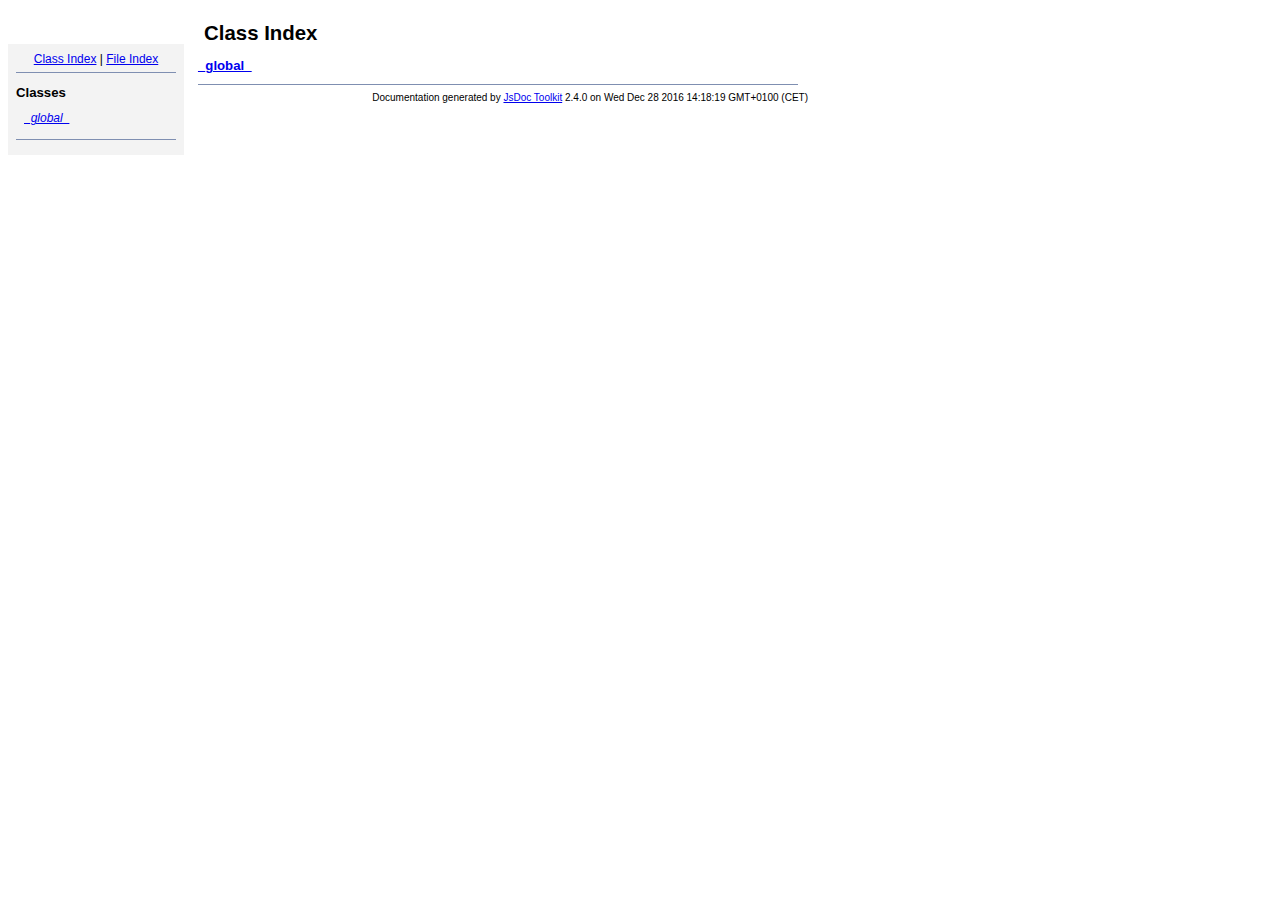
<file: docs/index.html>
<!DOCTYPE html PUBLIC "-//W3C//DTD XHTML 1.0 Transitional//EN"
        "http://www.w3.org/TR/xhtml1/DTD/xhtml1-transitional.dtd">
<html xmlns="http://www.w3.org/1999/xhtml" xml:lang="en" lang="en">
	<head>
		<meta http-equiv="content-type" content="text/html; charset=utf-8" />
		
		<title>JsDoc Reference - Index</title>
		<meta name="generator" content="JsDoc Toolkit" />
		
		<style type="text/css">
		/* default.css */
body
{
	font: 12px "Lucida Grande", Tahoma, Arial, Helvetica, sans-serif;
	width: 800px;
}

.header
{
	clear: both;
	background-color: #ccc;
	padding: 8px;
}

h1
{
	font-size: 150%;
	font-weight: bold;
	padding: 0;
	margin: 1em 0 0 .3em;
}

hr
{
	border: none 0;
	border-top: 1px solid #7F8FB1;
	height: 1px;
}

pre.code
{
	display: block;
	padding: 8px;
	border: 1px dashed #ccc;
}

#index
{
	margin-top: 24px;
	float: left;
	width: 160px;
	position: absolute;
	left: 8px;
	background-color: #F3F3F3;
	padding: 8px;
}

#content
{
	margin-left: 190px;
	width: 600px;
}

.classList
{
	list-style-type: none;
	padding: 0;
	margin: 0 0 0 8px;
	font-family: arial, sans-serif;
	font-size: 1em;
	overflow: auto;
}

.classList li
{
	padding: 0;
	margin: 0 0 8px 0;
}

.summaryTable { width: 100%; }

h1.classTitle
{
	font-size:170%;
	line-height:130%;
}

h2 { font-size: 110%; }
caption, div.sectionTitle
{
	background-color: #7F8FB1;
	color: #fff;
	font-size:130%;
	text-align: left;
	padding: 2px 6px 2px 6px;
	border: 1px #7F8FB1 solid;
}

div.sectionTitle { margin-bottom: 8px; }
.summaryTable thead { display: none; }

.summaryTable td
{
	vertical-align: top;
	padding: 4px;
	border-bottom: 1px #7F8FB1 solid;
	border-right: 1px #7F8FB1 solid;
}

/*col#summaryAttributes {}*/
.summaryTable td.attributes
{
	border-left: 1px #7F8FB1 solid;
	width: 140px;
	text-align: right;
}

td.attributes, .fixedFont
{
	line-height: 15px;
	color: #002EBE;
	font-family: "Courier New",Courier,monospace;
	font-size: 13px;
}

.summaryTable td.nameDescription
{
	text-align: left;
	font-size: 13px;
	line-height: 15px;
}

.summaryTable td.nameDescription, .description
{
	line-height: 15px;
	padding: 4px;
	padding-left: 4px;
}

.summaryTable { margin-bottom: 8px; }

ul.inheritsList
{
	list-style: square;
	margin-left: 20px;
	padding-left: 0;
}

.detailList {
	margin-left: 20px; 
	line-height: 15px;
}
.detailList dt { margin-left: 20px; }

.detailList .heading
{
	font-weight: bold;
	padding-bottom: 6px;
	margin-left: 0;
}

.light, td.attributes, .light a:link, .light a:visited
{
	color: #777;
	font-style: italic;
}

.fineprint
{
	text-align: right;
	font-size: 10px;
}
		</style>
	</head>
	
	<body>
		<div id="header">
</div>
		
		<div id="index">
			<div align="center"><a href="index.html">Class Index</a>
| <a href="files.html">File Index</a></div>
<hr />
<h2>Classes</h2>
<ul class="classList">
	
	<li><i><a href="symbols/_global_.html">_global_</a></i></li>
	
</ul>
<hr />
		</div>
		
		<div id="content">
			<h1 class="classTitle">Class Index</h1>
			
			
			<div>
				<h2><a href="symbols/_global_.html">_global_</a></h2>
				
			</div>
			<hr />
			
			
		</div>
		<div class="fineprint" style="clear:both">
			
			Documentation generated by <a href="http://code.google.com/p/jsdoc-toolkit/" target="_blankt">JsDoc Toolkit</a> 2.4.0 on Wed Dec 28 2016 14:18:19 GMT+0100 (CET)
		</div>
	</body>
</html>
</file>
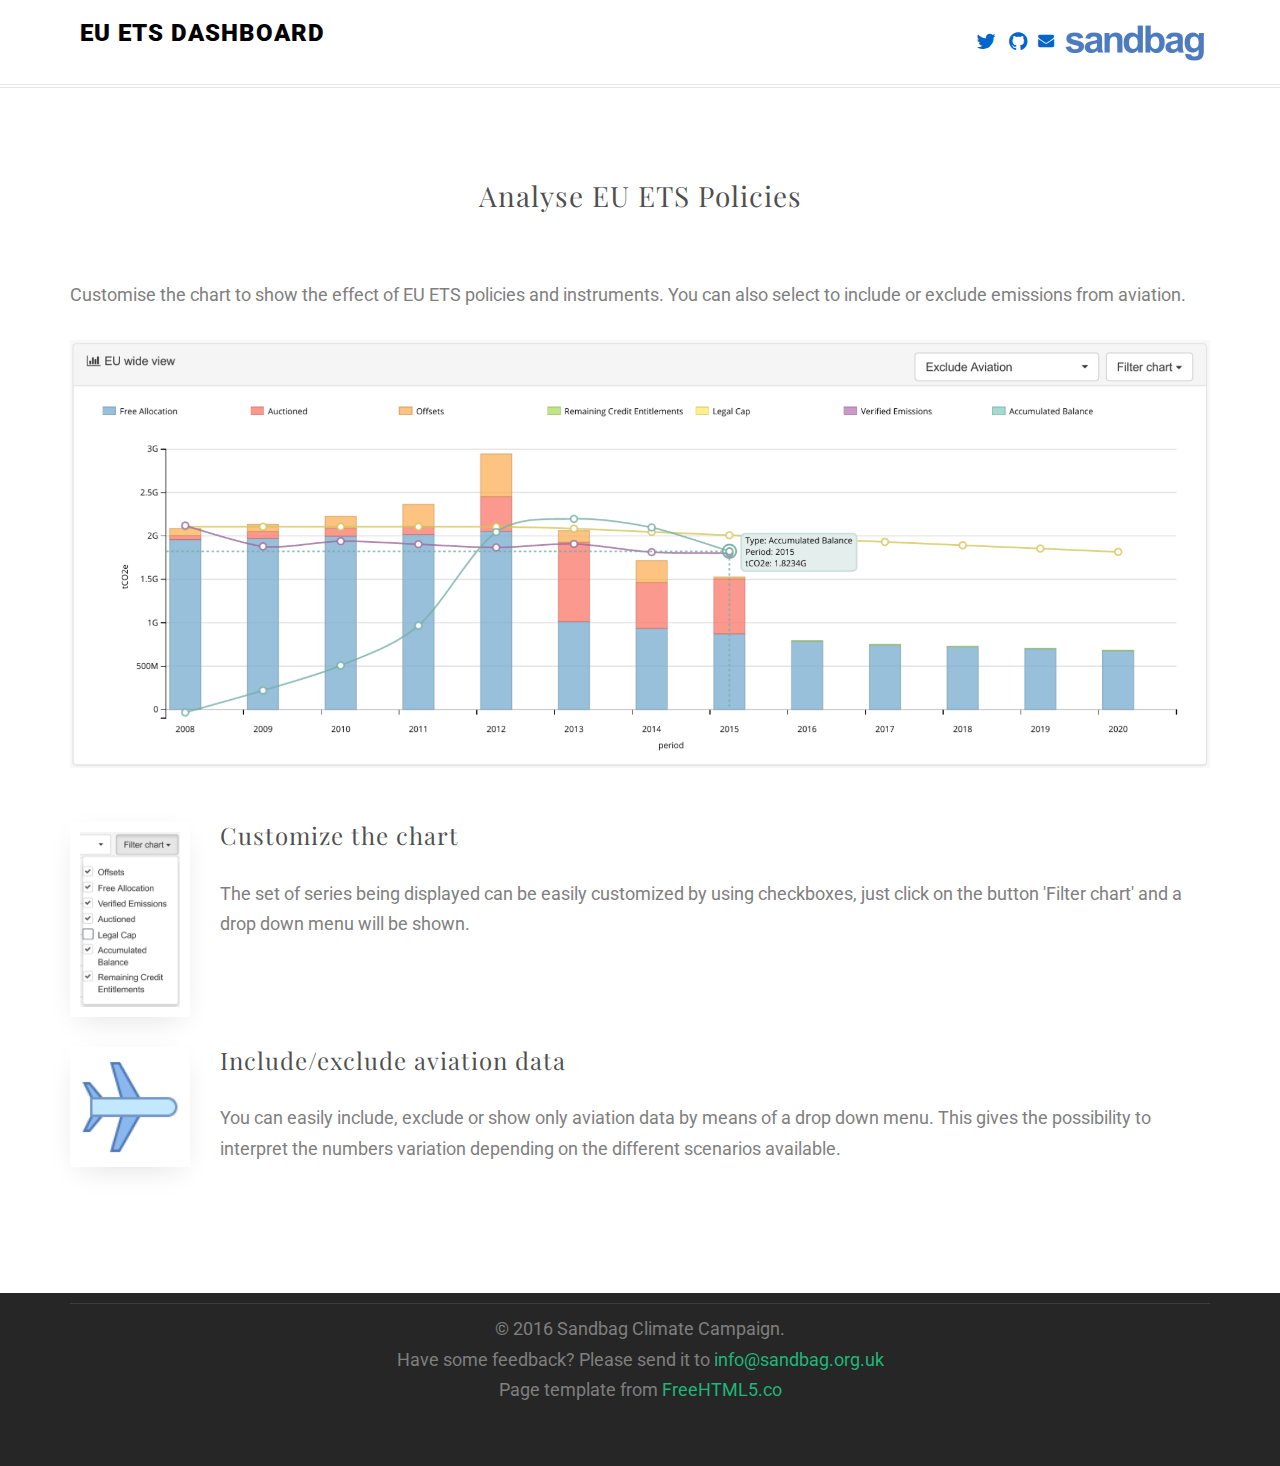
<file: big_picture_dashboard.html>
<!DOCTYPE html>
<html class="no-js">
	<head>
	<meta charset="utf-8">
	<meta http-equiv="X-UA-Compatible" content="IE=edge">
	<title>Sandbag EU ETS Dashboard - See the big picture</title>
	<meta name="viewport" content="width=device-width, initial-scale=1">
	<meta name="description" content="EU ETS Dashboard, a tool that provides a user-friendly access to emission trading data extracted from the European Union Transaction Log (EUTL) together with other data integrated by Sandbag's team (e.g. auction data and a more meaningful sectors aggregation). " />
	<meta name="keywords" content="climate change, sandbag, d3.js, data visualization, html5, css3, interactive , responsive, interactive, dimple.js, leaflet, emissions trading system, ets, open source, agpl" />
	<meta name="author" content="Pablo Pareja Tobes" />

  	<!-- Facebook and Twitter integration -->
	<meta property="og:title" content=""/>
	<meta property="og:image" content=""/>
	<meta property="og:url" content=""/>
	<meta property="og:site_name" content=""/>
	<meta property="og:description" content=""/>
	<meta name="twitter:title" content="" />
	<meta name="twitter:image" content="" />
	<meta name="twitter:url" content="" />
	<meta name="twitter:card" content="" />

	<!-- Place favicon.ico and apple-touch-icon.png in the root directory -->
	<link rel="shortcut icon" href="favicon.ico">

	<link href='https://fonts.googleapis.com/css?family=Roboto:400,100,300,700,900' rel='stylesheet' type='text/css'>

	<link href="https://fonts.googleapis.com/css?family=Playfair+Display:400,700" rel="stylesheet">
	
	<!-- Animate.css -->
	<link rel="stylesheet" href="./css/animate.css">
	<!-- Icomoon Icon Fonts-->
	<link rel="stylesheet" href="./css/icomoon.css">
	<!-- Simple Line Icons -->
	<link rel="stylesheet" href="./css/simple-line-icons.css">
	<!-- Bootstrap  -->
	<link rel="stylesheet" href="./css/bootstrap.css">
	<!-- Theme style  -->
	<link rel="stylesheet" href="./css/dashboard_index.css">
        
    <!-- Custom Fonts -->
    <link href="./css/font-awesome.min.css" rel="stylesheet" type="text/css">

	<!-- Modernizr JS -->
	<script src="./js/modernizr-2.6.2.min.js"></script>
	<!-- FOR IE9 below -->
	<!--[if lt IE 9]>
	<script src="js/respond.min.js"></script>
	<![endif]-->
	
	</head>
	<body>
	
	
	<div id="fh5co-page">
	<header id="fh5co-header" role="banner">
		<div class="container">
			<div class="header-inner">
				<h1><a href="http://sandbag-climate.github.io">EU ETS Dashboard</a></h1>
				<nav role="navigation">
					<ul class="nav navbar-nav navbar-right" >
                          <a href="https://twitter.com/sandbagorguk" style="color: #0066cc;"><i class="fa fa-twitter fa-lg fa-fw"></i></a>
                          <a href="https://github.com/sandbag-climate/sandbag-climate.github.io" style="color: #0066cc;"><i class="fa fa-github fa-lg fa-fw"></i></a>
                          <a href="http://sandbag-climate.github.io/EU_ETS_Dashboard.html?goto=contact" title="Contact us" style="color: #0066cc;"><i class="fa fa-envelope fa-md fa-fw"></i></a>
                          <a href="http://www.sandbag.org.uk"><img src="images/sandbag_logo_small.png"/></a>
                    </ul> 
				</nav>
			</div>
		</div>
	</header>
	<div id="fh5co-about-section">
		<div class="container">
			<div class="row">
				<div class="col-md-6 col-md-offset-3 text-center fh5co-heading">
					<h2>Analyse EU ETS Policies</h2>                    
				</div>
			</div>
            <div class="row">
                <div class="col-md-12">
                    <p>
                        Customise the chart to show the effect of EU ETS policies and instruments. You can also select to include or exclude emissions from aviation.
                    </p>
                     <a href="http://sandbag-climate.github.io/EU_ETS_Dashboard.html?goto=euwide">
                        <img class="img-responsive" src="images/big_picture_main_image.png" alt="See the main picture">
                    </a> 
                </div>                              
            </div>
            <br>
            <br>
			<div class="row">
				<div class="col-md-12">
				    <div class="about-inner">
						<img class="img-responsive" src="images/customize_series.png" width="120" alt="Customize the chart">
						<h3>Customize the chart</h3>
						<p>The set of series being displayed can be easily customized by using checkboxes, just click on the button 'Filter chart' and a drop down menu will be shown.</p>
					</div>
				</div>				
			</div>
            <div class="row">
				<div class="col-md-12">
				    <div class="about-inner">
						<img class="img-responsive" src="images/icons/aviation_100.png"  width="120" alt="Filter data by sector">
						<h3>Include/exclude aviation data</h3>
						<p>You can easily include, exclude or show only aviation data by means of a drop down menu. This gives the possibility to interpret the numbers variation depending on the different scenarios available.</p>
					</div>
				</div>				
			</div>
		</div>
	</div>
	
	<footer id="fh5co-footer" role="contentinfo">
        <div class="container">		
			
			<div class="col-md-12 fh5co-copyright text-center">
                <p>&copy; 2016 Sandbag Climate Campaign. <span>Have some feedback? Please send it to <a href="mailto:info@sandbag.org.uk">info@sandbag.org.uk</a></span> <span>Page template from <a href="http://freehtml5.co/" target="_blank">FreeHTML5.co</a></span></p>	
            </div>
			
		</div>
	</footer>
	</div>
	
	
	<!-- jQuery -->
	<script src="./js/jquery-1.9.1.min.js"></script>
	<!-- jQuery Easing -->
	<script src="./js/jquery.easing.1.3.js"></script>
	<!-- Bootstrap -->
	<script src="./js/bootstrap.js"></script>
	<!-- Waypoints -->
	<script src="./js/jquery.waypoints.min.js"></script>

	</body>
</html>
</file>
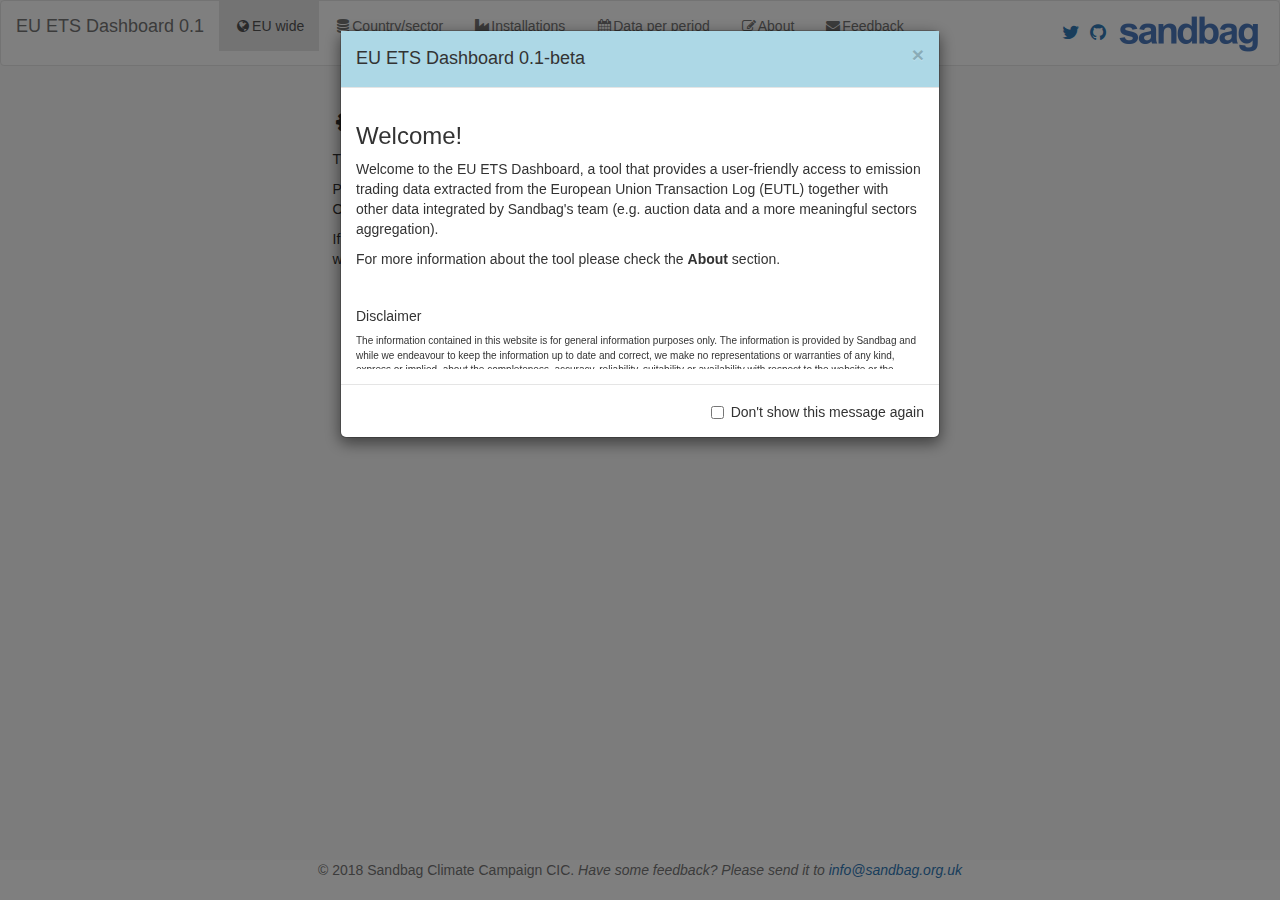
<file: EU_ETS_Dashboard.html>
<!DOCTYPE html>
<html lang="en">

<head>

    <meta charset="utf-8">
    <meta http-equiv="X-UA-Compatible" content="IE=edge">
    <meta name="viewport" content="width=device-width, initial-scale=1">
    <meta name="description" content="">
    <meta name="author" content="Pablo Pareja Tobes">
    <meta http-equiv="expires" content="0">

    <title>EU ETS Dashboard</title>

    <!-- Bootstrap Core CSS -->
    <link href="./css/bootstrap.css" rel="stylesheet">

    <!-- Custom Fonts -->
    <link href="./css/font-awesome.min.css" rel="stylesheet" type="text/css">
    
    <!-- Bootstrap select -->
    <link href="./css/bootstrap-select.css" rel="stylesheet">
    
    <!-- EU ETS dashboard -->
    <link href="./css/EU_ETS_Dashboard_styles.css" rel="stylesheet">
    
    <!-- awesome bootstrap checkbox -->
    <link href="./css/awesome-bootstrap-checkbox.css" rel="stylesheet">
    
    <!-- Leaflet -->
    <link rel="stylesheet" href="./css/leaflet.css" />
    
    <!-- Marketcluster Leaflet -->
    <link rel="stylesheet" href="./css/MarkerCluster.css" />
    <link rel="stylesheet" href="./css/MarkerCluster.Default.css" />
    
    <!-- Leaflet Dialog -->
    <link rel="stylesheet" href="./css/Leaflet.Dialog.css" />
    



</head>

<body onload="onLoad()">

    <div id="wrapper">              
       
      <!-- Static navbar -->
      <nav class="navbar navbar-default">
          <div class="container-fluid">
            <!-- Brand and toggle get grouped for better mobile display -->
            <div class="navbar-header">         
              <button type="button" class="navbar-toggle collapsed" data-toggle="collapse" data-target="#navbar" aria-expanded="false" aria-controls="navbar">
              <span class="sr-only">Toggle navigation</span>
              <span class="icon-bar"></span>
              <span class="icon-bar"></span>
              <span class="icon-bar"></span>
            </button>
              <a class="navbar-brand" href="#">EU ETS Dashboard 0.1</a>
            </div>

            <!-- Collect the nav links, forms, and other content for toggling -->
            <div id="navbar" class="navbar-collapse collapse">
              <ul class="nav navbar-nav">
                <li class="active" data-toggle="collapse" data-target=".navbar-collapse">                    
                  <a id="eu_wide_chart_button" href="#"><i class="fa fa-globe fa-fw"></i>EU wide</a>
                </li>
                <li data-toggle="collapse" data-target=".navbar-collapse">
                    <a id="country_sector_chart_button" href="#"><i class="fa fa-database fa-fw"></i>Country/sector</a>
                </li>
                <li data-toggle="collapse" data-target=".navbar-collapse">
                    <a id="installations_button" href="#"><i class="fa fa-industry fa-fw"></i>Installations</a>
                </li>
                <li data-toggle="collapse" data-target=".navbar-collapse">
                    <a id="stacked_bar_chart_button" href="#"><i class="fa fa-calendar fa-fw"></i>Data per period</a>
                </li>  
                <li data-toggle="collapse" data-target=".navbar-collapse">
                  <a id="about_button" href="#"><i class="fa fa-edit fa-fw"></i>About</a>
                </li>
                <li data-toggle="collapse" data-target=".navbar-collapse">
                  <a id="contact_us_button" href="#"><i class="fa fa-envelope fa-fw"></i>Feedback</a>
                </li>                            
              </ul>    
              <ul class="nav navbar-nav navbar-right" >
                  <a target='_blank' href="https://twitter.com/sandbagorguk"><i class="fa fa-twitter fa-lg fa-fw"></i></a>
                  <a target='_blank' href="https://github.com/sandbag-climate/sandbag-climate.github.io"><i class="fa fa-github fa-lg fa-fw"></i></a>
                  <a target='_blank' href="http://www.sandbag.org.uk"><img src="images/sandbag_logo_small.png"/></a>
              </ul> 
            </div><!-- /.navbar-collapse -->          
            
          </div><!-- /.container-fluid -->
        </nav>
        

        <div id="page-wrapper">
            <!-- /.row -->
            <div class="row" id="countries_sectors_row" style="display: none">
                <div class="col-md-4 col-xs-12">
                    <select class="selectpicker" multiple id="countries_combobox" onchange="onComboBoxChange()" data-actions-box="true" data-size="8">
                    </select> 
                </div>
                <div class="col-md-4 col-xs-12">
                    <select id="sectors_combobox" onchange="onComboBoxChange()" class="selectpicker" multiple data-actions-box="true" width="fit" data-size="8">
                    </select>
                </div>  
                <div class="col-md-4 col-xs-12">
                    <select id="power_flag_combobox" onchange="onComboBoxChange()" class="selectpicker" width="fit">
                        <option>Include Power installations</option>
                        <option selected="selected">Exclude Power installations</option>
                        <option>Show only Power installations</option>
                    </select>
                </div>
            </div>
            <!-- /.row -->
            <div class="row" id="eu_wide_chart_row">
                <div class="col-md-12">
                    <div class="panel panel-default">
                        <div style="height:50px;" class="panel-heading">
                            <i class="fa fa-bar-chart-o fa-fw"></i> EU wide view
                            <div class="pull-right">
                                <div class="btn-group" >
                                        <select id="include_aviation_combobox" onchange="onIncludeAviationComboboxChange()" class="selectpicker"  width="fit">
                                        <option >Include Aviation</option>
                                        <option selected="selected">Exclude Aviation</option>
                                        <option>Show only Aviation</option>
                                    </select>
                                </div>  
                                <div class="btn-group">    
                                    <!--
                                    <button id="export_eu_wide_chart" type="button" class="btn btn-default" 
                                            onclick="onExportEUWideButtonClick()" title="Export data to TSV file">
                                        Export
                                    </button>  
                                    -->
                                </div>
                                <div class="btn-group">
                                    <button id="filter_eu_wide_chart_dropdown" type="button" class="btn btn-default dropdown-toggle" >
                                        Filter chart
                                        <span class="caret"></span>
                                    </button>
                                    <div id="filter_eu_wide_chart_dropdown_div" class="list-group dropdown-menu dropdown-menu-right" data-toggle="items"  >     
                                        <div class="checkbox">
                                            <input onclick="filterDataForEUWideChart()" id="offsets_eu_wide_checkbox" type="checkbox" checked="checked">
                                          <label for="offsets_eu_wide_checkbox">Offsets</label>
                                        </div>
                                        <div class="checkbox">
                                            <input onclick="filterDataForEUWideChart()" id="free_allocation_eu_wide_checkbox" type="checkbox" checked="checked">
                                          <label for="free_allocation_eu_wide_checkbox">Free Allocation</label>
                                        </div>
                                        <div class="checkbox">
                                            <input onclick="filterDataForEUWideChart()" id="verified_emissions_eu_wide_checkbox" type="checkbox" checked="checked">
                                          <label for="verified_emissions_eu_wide_checkbox">Verified Emissions</label>
                                        </div>    
                                        <div class="checkbox">
                                            <input onclick="filterDataForEUWideChart()" id="auctioned_eu_wide_checkbox" type="checkbox" checked="checked">
                                          <label for="auctioned_eu_wide_checkbox">Auctioned</label>
                                        </div>   
                                        <div class="checkbox">
                                            <input onclick="filterDataForEUWideChart()" id="legal_cap_eu_wide_checkbox" type="checkbox" checked="checked">
                                          <label for="legal_cap_eu_wide_checkbox">Legal Cap</label>
                                        </div>
                                        <div class="checkbox">
                                            <input onclick="filterDataForEUWideChart()" id="accumulated_balance_eu_wide_checkbox" type="checkbox" checked="checked">
                                          <label for="accumulated_balance_eu_wide_checkbox">Accumulated Balance</label>
                                        </div>
                                        <div class="checkbox">
                                            <input onclick="filterDataForEUWideChart()" id="remaining_credit_entitlements_eu_wide_checkbox" type="checkbox" checked="checked">
                                            <label for="remaining_credit_entitlements_eu_wide_checkbox">Remaining Credit Entitlements</label>
                                        </div>
                                    </div> 
                                </div>
                            </div>
                        </div>
                        <!-- /.panel-heading -->
                        <div id="eu_wide_chart" class="panel-body" style="height:450px">
                            <div id="eu_wide_spinner_div" class="loading" style="display:none">
                                <i class="fa fa-refresh fa-spin fa-3x fa-fw margin-bottom"></i>
                                <br>
                                <br>
                                <ul id="data_loaded_eu_wide_list">
                                    <li id="legal_cap_eu_wide_item">Legal Cap</li>
                                    <li id="verified_emissions_eu_wide_item">Verified Emissions</li>
                                    <li id="free_allocation_eu_wide_item">Free Allocation</li>
                                    <li id="auctions_eu_wide_item">Auctions</li>
                                    <li id="offsets_eu_wide_item">Offsets</li>
                                    <li id="offset_entitlements_eu_wide_item">Offset Entitlements</li>
                                </ul>
                            </div>
                        </div>
                        <!-- /.panel-body -->
                    </div>                    
                </div>
                <!-- /.col-md 12 -->
            </div>
            <!-- /.row -->
            <div class="row" id="multi_line_chart_row" style="display: none">
                <div class="col-md-12">
                    <div class="panel panel-default">
                        <div class="panel-heading">
                            <i class="fa fa-bar-chart-o fa-fw"></i><label id="country_sector_chart_header_label">Country/sector view</label> 
                            <div class="pull-right">   
                                <!--
                                <div class="btn-group">
                                    <button id="export_line_chart_button" type="button" class="btn btn-default btn-xs " 
                                            onclick="onExportLineChartButtonClick()" title="Export data to TSV file">
                                        Export
                                    </button>                                     
                                </div>
                                -->
                                <div class="btn-group">
                                    <button id="filter_line_chart_dropdown" type="button" class="btn btn-default btn-xs dropdown-toggle" >
                                        Filter chart
                                        <span class="caret"></span>
                                    </button>
                                    <div class="list-group dropdown-menu pull-right" data-toggle="items"  >
                                                                                
                                        <div class="checkbox">
                                            <input onclick="filterDataForLineChart()" id="offsets_checkbox" type="checkbox" checked="checked">
                                          <label for="offsets_checkbox">Offsets</label>
                                        </div>
                                        <div class="checkbox">
                                            <input onclick="filterDataForLineChart()" id="free_allocation_checkbox" type="checkbox" checked="checked">
                                          <label for="free_allocation_checkbox">Free Allocation</label>
                                        </div>
                                        <div class="checkbox">
                                            <input onclick="filterDataForLineChart()" id="verified_emissions_checkbox" type="checkbox" checked="checked">
                                          <label for="verified_emissions_checkbox">Verified Emissions</label>
                                        </div>    
                                        <div class="checkbox">
                                            <input onclick="filterDataForLineChart()" id="cumulative_surplus_checkbox" type="checkbox" checked="checked">
                                          <label for="cumulative_surplus_checkbox">Cumulative Surplus</label>
                                        </div> 
                                    </div> 
                                </div>
                            </div>
                        </div>
                        <!-- /.panel-heading -->
                        <div class="panel-body">
                            <div id="line_chart" style="height:400px">                                    
                            </div>
                            <div id="spinner_div_country_sector" class="loading" style="display:none">
                                <i class="fa fa-refresh fa-spin fa-3x fa-fw margin-bottom"></i>
                                <br>
                                <br>
                                <ul id="data_loaded_country_sector_list">
                                    <li id="verified_emissions_country_sector_item">Verified Emissions</li>
                                    <li id="free_allocation_country_sector_item">Free Allocation</li>
                                    <li id="offsets_country_sector_item">Offsets</li>
                                </ul>
                            </div> 
                        </div>                        
                        <!-- /.panel-body -->
                    </div>
                    <!-- /.col-md 12 -->
                </div>
            </div>
            <!-- /.row -->
            <div id="periods_combo_box_row" class="row" style="display: none">
                <div class="col-md-3 " >
                    <select id="periods_combobox" multiple data-actions-box="true" class="selectpicker" onchange="onDataPerPeriodComboboxChange()"  data-size="11">
                    </select>
                </div>  
                <div class="col-md-3">
                    <select class="selectpicker" multiple id="countries_filter_combobox" onchange="filterDataForDataPerPeriodChart()" data-actions-box="true" data-size="8">
                    </select> 
                </div>
                <div class="col-md-3">
                    <select class="selectpicker" multiple id="sectors_filter_combobox" onchange="filterDataForDataPerPeriodChart()" data-actions-box="true" data-size="8">
                    </select> 
                </div>   
                <div class="col-md-3">
                    <select id="power_flag_combobox_data_per_period" onchange="onDataPerPeriodComboboxChange()" class="selectpicker" width="fit">
                        <option>Include Power installations</option>
                        <option selected="selected">Exclude Power installations</option>
                        <option>Show only Power installations</option>
                    </select>
                </div>
            </div>
            <!-- /.row -->
            <div class="row" id="installations_row" style="display: none">
                <div class="col-md-12" style="min-height: 100%;">
                    <div class="panel panel-default">
                        <div class="panel-heading">
                            <i class="fa fa-bar-chart-o fa-fw"></i><label id="country_sector_chart_header_label">Installations Map View</label> 
                            
                            <div class="pull-right">
                                <!--
                                <div class="btn-group">
                                    <button id="export_installations_button" type="button" class="btn btn-default btn-xs " 
                                            onclick="onExportInstallationsButtonClick()" title="Export installations data to TSV file">
                                        Export
                                    </button>                                     
                                </div> 
                                -->                            
                                <div class="btn-group">
                                    <div class="btn-group">
                                        <label id="surplus_radio_button_label" class="radio-inline">
                                            <input name="map_radio_group" id="emissions_radio_button" type="radio" checked onclick="loadDataForMapView()">Emissions
                                        </label>
                                        <label id="surplus_radio_button_label" data-toggle="tooltip" class="radio-inline" title="Free Allocation + Offsets(2008-2012) - Emissions">
                                            <input name="map_radio_group" id="surplus_radio_button" type="radio" onclick="loadDataForMapView()" >Surplus
                                        </label>  
                                    </div>
                                </div>
                            </div>
                            
                        </div>
                        <!-- /.panel-heading -->
                        <div id="installations_panel_body" class="panel-body">
                            <div id="map_div">
                            </div> 
                            <div id="spinner_div_installations" class="loading" style="display:none">
                                <i class="fa fa-refresh fa-spin fa-3x fa-fw margin-bottom"></i>
                            </div> 
                        </div>                        
                        <!-- /.panel-body -->
                    </div>
                    <!-- /.col-md 12 -->
                </div>
            </div>
            <!-- /.row -->            
            <div id="stacked_bar_chart_row" class="row" style="display: none">
                <div class="col-md-12">
                    <ul class="nav nav-tabs">
                      <li role="presentation" class="active"><a data-toggle="tab" onclick="return changeStackedBarChart('verified emissions')">Verified Emissions</a></li>
                      <li role="presentation"><a data-toggle="tab" onclick="return changeStackedBarChart('free allocation')">Free Allocation</a></li>
                      <li role="presentation"><a data-toggle="tab" onclick="return changeStackedBarChart('offsets')">Offsets</a></li>
                      <li role="presentation"><a data-toggle="tab tooltip" onclick="return changeStackedBarChart('surplus')" title="Free Allocation + Offsets(2008-2012) - Emissions">Surplus</a></li>
                    </ul>
                    <div class="panel panel-default">
                        <div id="stackedBarChartPerPeriod" class="panel-heading">
                            <i class="fa fa-bar-chart-o fa-fw"></i> 
                            <span id="stackedBarChartPerPeriodTitleText">Verified Emissions per period</span> 
                            <!--
                            <div class="pull-right">
                                <div class="btn-group">
                                    <button id="export_verified_emissions_chart_button" type="button" class="btn btn-default btn-xs" onclick="onExportVerifiedEmissionsChartButtonClick()" title="Export data to TSV file">
                                        Export
                                    </button>                                     
                                </div>                                
                            </div>
                            -->
                            <div class="pull-right">
                                <div class="btn-group">
                                    <button id="swith_chart_data_per_period_button" type="button" class="btn btn-default btn-xs" onclick="onSwitchChartDataPerPeriod(this)" title="Switch chart">Switch to line chart per year per country</button>                                     
                                </div>                                
                            </div>
                        </div>
                        <!-- /.panel-heading -->
                        <div id="data_per_period_spinner_div" class="loading" style="display:none">
                            <i class="fa fa-refresh fa-spin fa-3x fa-fw margin-bottom"></i>
                        </div>
                        <div id="data_per_period_chart" class="panel-body" style="height:400px">
                            <div id="offsets_warning_div" style="display:none">
                                <p>
                                    <strong>Warning:</strong> Offsets data for periods 2013 onwards is not available with sectors granularity since the European Commission stopped sharing such information after 2012.
                                </p>
                            </div>
                        </div>
                        <!-- /.panel-body -->
                    </div>                    
                </div>
                <!-- /.col-md 12 -->
            </div>            
            <!-- /.row -->
            <div id="about_row" class="row" style="display: none" > 
                 <div class="col-lg-2"></div>
                 <div class="col-lg-8">
                     <h3 class="page-header">About</h3>
                     <p>
                            The EU ETS dashboard provides a user-friendly access to emission trading data extracted from the European Union Transaction Log (EUTL) together with other data integrated by Sandbag's team such as auction data and a more meaningful sectors aggregation.                        
                         
                     </p>
                     <ul style="list-style-type:square">
                         <li>The ETS data shown in this tool was extracted from the European Commission’s <a target='_blank' href="http://ec.europa.eu/environment/ets/">EUTL</a> website on <strong>May 9th 2018</strong>. Such data is put <strong>in the public domain</strong> by the European Commission according to the <a target='_blank' href="http://eur-lex.europa.eu/LexUriServ/LexUriServ.do?uri=OJ:L:2013:122:0001:0059:EN:PDF">Article 109 of the Commission Regulation 389/2013</a>, which prescribes that the data defined in Annex XIV of the Regulation should be made public (points 1-4 and 7 of the Annex). <i>However, some data within that is incorrect, including map coordinates. Please let us know if you spot mistakes so that we can correct them.</i></li>     
                         <li>When calculating offset values only those with unit types <i>CER</i> or <i>ERU</i> are used.</li>
                         <li>Offsets data for periods 2013 onwards is not available with sectors granularity since the European Commission stopped sharing such information after 2012.</li>
                     </ul>
                     <br>
                     <h4>Licensing</h4>
                     <p>
                         This software is <strong>100% open source</strong> and released under <a target='_blank' href="http://www.gnu.org/licenses/agpl-3.0.en.html">AGPLv3</a> license.
                     </p>
                     <br>
                     <h4>Developers</h4>
                     <p>
                         This tool was developed by:
                         <ul style="list-style-type:square">
                             <li><a target='_blank' href="http://www.twitter.com/pablopareja"><strong>Pablo Pareja</strong></a> - Main developer and project leader.</li>
                         </ul>
                     </p>
                    <br>
                    <h4>Contributors</h4>
                    <p>
                        The following <a href="http://www.sandbag.org.uk">Sandbag</a> team members helped in the creation of this tool:
                        <ul style="list-style-type:square">
                            <li><a target='_blank' href=""><strong>Tricia Buckley</strong></a> - Data, testing and support.</li>
                            <li><a target='_blank' href=""><strong>Boris Lagadinov</strong></a> - ETS expertise and data testing.</li>
                            <li><a target='_blank' href=""><strong>Phil MacDonald</strong></a> - Campaigning expert.</li>
                        </ul>
                    </p>
                    <br>
                    <h4><a id="OS Technologiesresources_used_0"></a>Technologies/resources used</h4>
                    <br>
                    
                    <h5><strong>Databases</strong></h5>
                    <ul>                        
                        <li><strong><a target='_blank' href="http://www.neo4j.com">Neo4j</a></strong> Graph database  - <em>A highly scalable native graph database that leverages data relationships as first-class entities</em>
                        </li>
                    </ul>                     
                    <h5><strong>Javascript libraries</strong></h5>
                    <ul>
                        <li>
                            <p><strong><a target='_blank' href="https://d3js.org/">D3.js</a></strong> - <em>Data-Driven documents</em></p>
                        </li>
                        <li>
                            <p><strong><a target='_blank' href="http://dimplejs.org/">Dimple.js</a></strong> - <em>An object-oriented API for business analytics powered by d3.</em></p>
                        </li>
                        <li>
                            <p><strong><a target='_blank' href="http://getbootstrap.com/">Bootstrap</a></strong> - <em>The most popular HTML, CSS, and JS framework for developing responsive, mobile first projects on the web.</em></p>
                        </li>
                        <li>
                            <p><strong><a target='_blank' href="https://jquery.com/">jQuery</a></strong> - <em>jQuery is a fast, small, and feature-rich JavaScript library</em></p>
                        </li>
                        <li>
                            <p><strong><a target='_blank' href="http://silviomoreto.github.io/bootstrap-select/">bootstrap-select</a></strong> - <em>A jQuery plugin that utilizes Bootstrap’s dropdown.js to style and bring additional functionality to standard select elements.</em></p>
                        </li>
                        <li>
                            <p><strong><a target='_blank' href="http://leafletjs.com/">Leaflet</a></strong> - <em>an open-source JavaScript library for mobile-friendly interactive maps.</em></p>
                        </li>
                        <li>
                            <p><strong><a target='_blank' href="https://github.com/js-cookie/js-cookie">Javascript Cookie</a></strong> - <em>A simple, lightweight JavaScript API for handling browser cookies</em></p>
                        </li>
                        <li>
                            <p><strong><a target='_blank' href="https://github.com/Leaflet/Leaflet.markercluster">Leaflet.markercluster</a></strong> - <em>Marker Clustering plugin for Leaflet</em></p>
                        </li>
                        <li>
                            <p><strong><a target='_blank' href="https://github.com/NBTSolutions/Leaflet.Dialog">Leaflet.Dialog</a></strong></p>
                        </li>                        
                    </ul> 
                    <h5><strong>Icons/Fonts</strong></h5>
                    <ul>
                        <li>
                            <p><strong><a target='_blank' href="https://icons8.com/">Icons8</a></strong></p>
                        </li>
                        <li>
                            <p><strong><a target='_blank' href="http://fontawesome.io/">Font Awesome</a></strong></p>
                        </li>
                    </ul>
                    <h5><strong>Tool deployment</strong></h5>
                    <ul>                        
                        <li><strong><a target='_blank' href="https://aws.amazon.com/">AWS</a></strong> - Amazon Web Services
                        </li>                   
                    </ul>
                    <br>
                 </div>  
                <div class="col-lg-2"></div>
            </div>        
            <!-- /.row -->
            <div id="error_row" class="row" style="display: none">
                <div class="col-lg-3"></div>
                 <div class="col-lg-6">
                     <h2><i class="fa fa-cogs fa-fw"></i>Ooops!</h2>
                     <p>
                     The application could not connect to the server :(
                     </p>
                     <p>
                     Please check that you are connected to the network and that your network is functioning correctly. Once you verify your connection is working refresh the page.
                     </p>
                     <p>
                     If you keep experiencing problems the application might be under maintenance, in that case bear with us and come back later ;)     
                     </p>
                 </div>  
                <div class="col-lg-3"></div>
                <!-- /.col-md 12 -->
            </div>
            <!-- /.row -->
            <div id="contact_us_row" class="row" style="display: none" > 
                <div class="col-md-12" >
                    <div id="form_success_div" style="display:none" class="alert alert-success">
                        <strong><span class="glyphicon glyphicon-send"></span> Success! Message sent. </strong>
                    </div>	
                    <div id="form_error_spam_checker_div" class="alert alert-danger" style="display:none">
                        <span class="glyphicon glyphicon-alert"></span><strong> Error! Please check the input for the Simple Spam Checker.</strong>
                    </div>
                 </div>
                <div class="col-lg-3">
                </div>
                
                 <div class="col-lg-6">
                     <h3 class="page-header">Give us your feedback!</h3>   
                     <p class="bg-info">
                         <strong>Notice an interesting story as you’re investigating this data? Have an idea of something else you'd like the Dashboard to do? Please tell us about it here.</strong>
                     </p>
                     <form id="contact_us_form" role="form" action="http://formspree.io/info@sandbag.org.uk" method="POST"
                           onsubmit="return validateForm()">
                          <input type="hidden" name="_next" value="" />
                          <input type="hidden" name="_subject" value="New submission from EU ETS Dashboard!" />
                          <input type="text" name="_gotcha" style="display:none" />

                          <div class="form-group">
                            <label for="InputName">Your Name</label>
                            <input type="text" class="form-control" name="name" id="InputName" placeholder="Enter Name" required>
                          </div>
                          <div class="form-group">
                            <label for="InputEmail">Your Email</label>
                            <input type="email" class="form-control" id="InputEmail" name="_replyto" placeholder="Enter Email" required>
                          </div>
                          <div class="form-group">
                            <label for="InputMessage">Message</label>
                            <textarea name="InputMessage" id="InputMessage" class="form-control" rows="5" required></textarea>
                          </div>
                          <div class="form-group">
                            <label for="InputReal">What is 4+3? (Simple Spam Checker)</label>
                            <input type="text" class="form-control" name="InputReal" id="InputReal" required>
                          </div>
                          <input type="submit" value="send" class="btn btn-info pull-right"> 
                         
                      </form>
                     
                 </div>
                <div class="col-lg-3">
                </div>
            </div>
            <!-- /.row -->
        </div>
        <!-- /#page-wrapper -->    
    <div class="modal fade " id="welcome_modal">
      <div class="modal-dialog">
        <div class="modal-content">
          <div class="modal-header">
            <button type="button" class="close" data-dismiss="modal" aria-hidden="true">×</button>
            <h4 class="modal-title">EU ETS Dashboard 0.1-beta</h4>
          </div>
          <div class="modal-body">
              <h3>Welcome!</h3>
              <p>Welcome to the EU ETS Dashboard, a tool that provides a user-friendly access to emission trading data extracted from the European Union Transaction Log (EUTL) together with other data integrated by Sandbag's team (e.g. auction data and a more meaningful sectors aggregation). 
              </p>
              <p>For more information about the tool please check the <strong>About</strong> section.</p>
              <br>
              <h5>Disclaimer</h5>
              <div class="welcome_dialog_disclaimer">                  
                  <p>The information contained in this website is for general information purposes only. The information is provided by Sandbag and while we endeavour to keep the information up to date and correct, we make no representations or warranties of any kind, express or implied, about the completeness, accuracy, reliability, suitability or availability with respect to the website or the information, products, services, or related graphics contained on the website for any purpose. Any reliance you place on such information is therefore strictly at your own risk.
                  </p>
                  <p>
                  In no event will we be liable for any loss or damage including without limitation, indirect or consequential loss or damage, or any loss or damage whatsoever arising from loss of data or profits arising out of, or in connection with, the use of this website.
                  </p>
                  <p>
                  Through this website you are able to link to other websites which are not under the control of Sandbag. We have no control over the nature, content and availability of those sites. The inclusion of any links does not necessarily imply a recommendation or endorse the views expressed within them.
                  </p>
                  <p>
                  Every effort is made to keep the website up and running smoothly. However, Sandbag takes no responsibility for, and will not be liable for, the website being temporarily unavailable due to technical issues beyond our control.
                  </p>
              </div>              
          </div>
          <div class="modal-footer">
            <div class="btn-group">
                <label class="checkbox-inline">
                  <input id="do_not_show_welcome_dialog_again_checkbox" type="checkbox" onchange="updateWelcomeDialogCookie()"> Don't show this message again
                </label>                
            </div>       
          </div>
        </div><!-- /.modal-content -->
      </div><!-- /.modal-dialog -->
    </div><!-- /.modal -->       
    </div>
    <!-- /#wrapper -->
    <footer class="footer navbar-fixed-bottom">
      <div class="container text-center">
          <p class="text-muted">© 2018 Sandbag Climate Campaign CIC. <span><i>Have some feedback? Please send it to <a href="mailto:info@sandbag.org.uk">info@sandbag.org.uk</a></i></span> </p>
      </div>
    </footer>   

    <!-- jQuery -->
    <script src="./js/jquery-1.9.1.min.js"></script>
    
    <!-- Bootstrap Core JavaScript -->
    <script src="./js/bootstrap.js"></script>

    <script src="./js/d3.min.js"></script>

    <script src="./js/dimple.v2.1.6.min.js"></script>
    
    <script src="./js/bootstrap-select.min.js"></script>
    
    <script src="./js/leaflet.js"></script>
    
    <script src="./js/cookies.min.js"></script>
    
    <script src="./js/leaflet.markercluster.js"></script>
    
    <script src="./js/Leaflet.Dialog.js"></script>
    
    <script src="./js/d3tip.js"></script>
    
    <script src="./js/EUTLdbREST.js"></script>

    <script src="./js/EU_ETS_Dashboard.js"></script>
    
    <script>
    
        initMenus();
        
            
        //---Google Analytics----
          (function(i,s,o,g,r,a,m){i['GoogleAnalyticsObject']=r;i[r]=i[r]||function(){
          (i[r].q=i[r].q||[]).push(arguments)},i[r].l=1*new Date();a=s.createElement(o),
          m=s.getElementsByTagName(o)[0];a.async=1;a.src=g;m.parentNode.insertBefore(a,m)
          })(window,document,'script','https://www.google-analytics.com/analytics.js','ga');

          ga('create', 'UA-81304709-1', 'auto');
          ga('send', 'pageview');
        //-------------------------------
        
        //---check URL parameters-----
        var url = window.location.href;
        var tempArray = url.split('?');
        
        if(tempArray.length > 1){
            
            var arguments = tempArray[1].split('=');
            arguments.shift();
            
            console.log("arguments", arguments);
            
            initMainPage(arguments);
            
        }else{
            initMainPage("euwide");
        }
        
    </script>

</body>

</html>
</file>
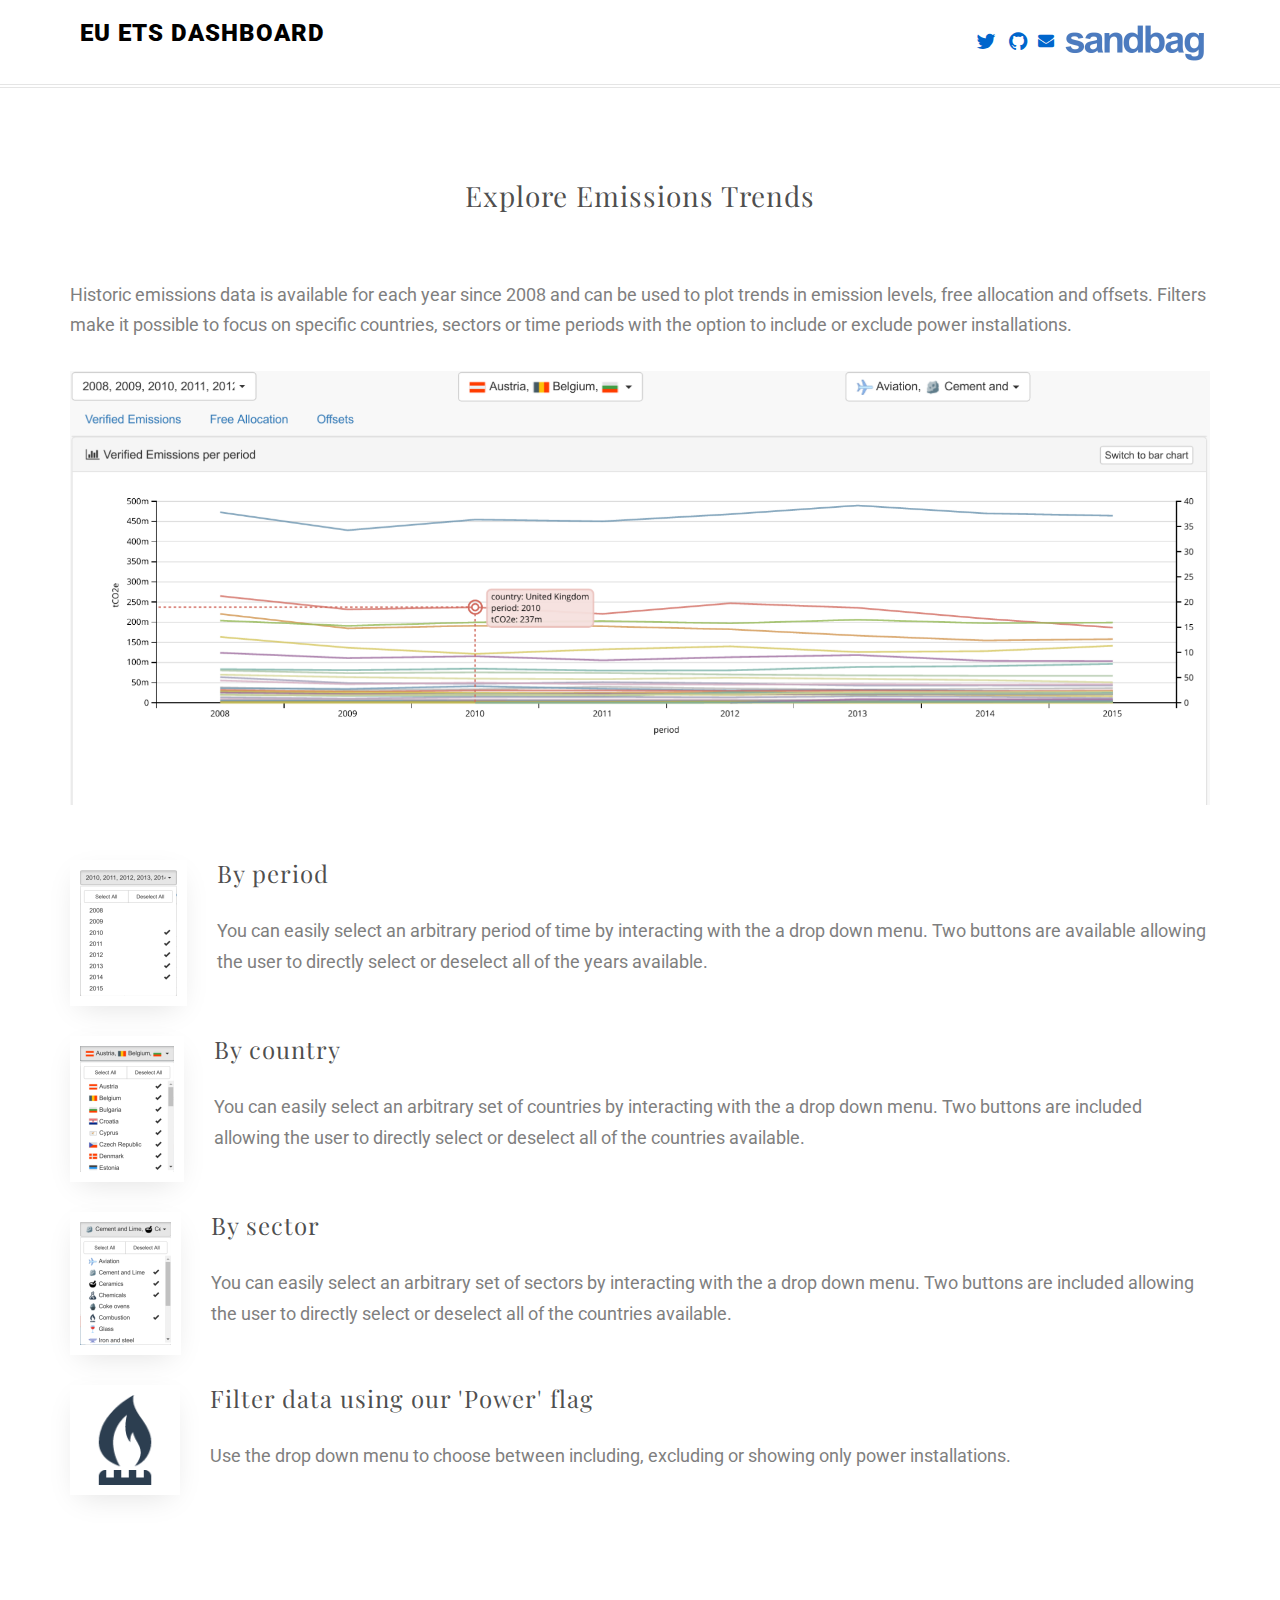
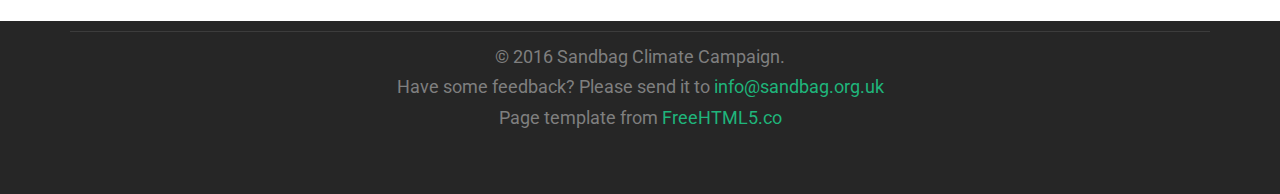
<file: explore_trends_dashboard.html>
<!DOCTYPE html>
<html class="no-js">
	<head>
	<meta charset="utf-8">
	<meta http-equiv="X-UA-Compatible" content="IE=edge">
	<title>Sandbag EU ETS Dashboard - Explore trends</title>
	<meta name="viewport" content="width=device-width, initial-scale=1">
	<meta name="description" content="EU ETS Dashboard, a tool that provides a user-friendly access to emission trading data extracted from the European Union Transaction Log (EUTL) together with other data integrated by Sandbag's team (e.g. auction data and a more meaningful sectors aggregation). " />
	<meta name="keywords" content="climate change, sandbag, d3.js, data visualization, html5, css3, interactive , responsive, interactive, dimple.js, leaflet, emissions trading system, ets, open source, agpl" />
	<meta name="author" content="Pablo Pareja Tobes" />


  	<!-- Facebook and Twitter integration -->
	<meta property="og:title" content=""/>
	<meta property="og:image" content=""/>
	<meta property="og:url" content="http://sandbag-climate.githug.io"/>
	<meta property="og:site_name" content="EU ETS Dashboard"/>
	<meta property="og:description" content="EU ETS Dashboard, a tool that provides a user-friendly access to emission trading data extracted from the European Union Transaction Log (EUTL) together with other data integrated by Sandbag's team (e.g. auction data and a more meaningful sectors aggregation). "/>
	<meta name="twitter:title" content="Sandbag Climate Campaign" />
	<meta name="twitter:image" content="" />
	<meta name="twitter:url" content="https://twitter.com/sandbagorguk" />
	<meta name="twitter:card" content="" />

	<!-- Place favicon.ico and apple-touch-icon.png in the root directory -->
	<link rel="shortcut icon" href="favicon.ico">

	<link href='https://fonts.googleapis.com/css?family=Roboto:400,100,300,700,900' rel='stylesheet' type='text/css'>

	<link href="https://fonts.googleapis.com/css?family=Playfair+Display:400,700" rel="stylesheet">
	
	<!-- Animate.css -->
	<link rel="stylesheet" href="./css/animate.css">
	<!-- Icomoon Icon Fonts-->
	<link rel="stylesheet" href="./css/icomoon.css">
	<!-- Simple Line Icons -->
	<link rel="stylesheet" href="./css/simple-line-icons.css">
	<!-- Bootstrap  -->
	<link rel="stylesheet" href="./css/bootstrap.css">
	<!-- Theme style  -->
	<link rel="stylesheet" href="./css/dashboard_index.css">
        
    <!-- Custom Fonts -->
    <link href="./css/font-awesome.min.css" rel="stylesheet" type="text/css">

	<!-- Modernizr JS -->
	<script src="./js/modernizr-2.6.2.min.js"></script>
	<!-- FOR IE9 below -->
	<!--[if lt IE 9]>
	<script src="js/respond.min.js"></script>
	<![endif]-->
	
	</head>
	<body>
	
	
	<div id="fh5co-page">
	<header id="fh5co-header" role="banner">
		<div class="container">
			<div class="header-inner">
				<h1><a href="http://sandbag-climate.github.io">EU ETS Dashboard</a></h1>
				<nav role="navigation">
					<ul class="nav navbar-nav navbar-right" >
                          <a href="https://twitter.com/sandbagorguk" style="color: #0066cc;"><i class="fa fa-twitter fa-lg fa-fw"></i></a>
                          <a href="https://github.com/sandbag-climate/sandbag-climate.github.io" style="color: #0066cc;"><i class="fa fa-github fa-lg fa-fw"></i></a>
                          <a href="http://sandbag-climate.github.io/EU_ETS_Dashboard.html?goto=contact" title="Contact us" style="color: #0066cc;"><i class="fa fa-envelope fa-md fa-fw"></i></a>
                          <a href="http://www.sandbag.org.uk"><img src="images/sandbag_logo_small.png"/></a>
                    </ul> 
				</nav>
			</div>
		</div>
	</header>
	<div id="fh5co-about-section">
		<div class="container">
			<div class="row">
				<div class="col-md-6 col-md-offset-3 text-center fh5co-heading">
					<h2>Explore Emissions Trends</h2>                    
				</div>
			</div>
            <div class="row">
                <div class="col-md-12">
                    <p>
                        Historic emissions data is available for each year since 2008 and can be used to plot trends in emission levels, free allocation and offsets. Filters make it possible to focus on specific countries, sectors or time periods with the option to include or exclude power installations.
                    </p>
                    <a href="http://sandbag-climate.github.io/EU_ETS_Dashboard.html?goto=trends">
                        <img class="img-responsive" src="images/explore_trends_main_image.png" alt="Explore trends">
                    </a> 
                </div>                               
            </div>
            <br>
            <br>
            <div class="row">
				<div class="col-md-12">
				    <div class="about-inner">
						<img class="img-responsive" src="images/filter_by_period.png" alt="Filter data by period">
						<h3>By period</h3>
						<p>You can easily select an arbitrary period of time by interacting with the a drop down menu. Two buttons are available allowing the user to directly select or deselect all of the years available. </p>
					</div>
				</div>				
			</div>
			<div class="row">
				<div class="col-md-12">
				    <div class="about-inner">
						<img class="img-responsive" src="images/filter_by_country.png" alt="Filter data by country">
						<h3>By country</h3>
						<p>You can easily select an arbitrary set of countries by interacting with the a drop down menu. Two buttons are included allowing the user to directly select or deselect all of the countries available. </p>
					</div>
				</div>				
			</div>
            <div class="row">
				<div class="col-md-12">
				    <div class="about-inner">
						<img class="img-responsive" src="images/filter_by_sector.png" alt="Filter data by sector">
						<h3>By sector</h3>
						<p>You can easily select an arbitrary set of sectors by interacting with the a drop down menu. Two buttons are included allowing the user to directly select or deselect all of the countries available. </p>
					</div>
				</div>				
			</div>
            <div class="row">
				<div class="col-md-12">
				    <div class="about-inner">
						<img src="images/icons/combustion_100.png" width="110" alt="Filter data using our power flag">
						<h3>Filter data using our 'Power' flag</h3>
						<p>Use the drop down menu to choose between including, excluding or showing only power installations.
                        </p>
					</div>
				</div>				
			</div>
		</div>
	</div>
	
	<footer id="fh5co-footer" role="contentinfo">
        <div class="container">		
			
			<div class="col-md-12 fh5co-copyright text-center">
                <p>&copy; 2016 Sandbag Climate Campaign. <span>Have some feedback? Please send it to <a href="mailto:info@sandbag.org.uk">info@sandbag.org.uk</a></span> <span>Page template from <a href="http://freehtml5.co/" target="_blank">FreeHTML5.co</a></span></p>	
			</div>
			
		</div>
	</footer>
	</div>
	
	
	<!-- jQuery -->
	<script src="./js/jquery-1.9.1.min.js"></script>
	<!-- jQuery Easing -->
	<script src="./js/jquery.easing.1.3.js"></script>
	<!-- Bootstrap -->
	<script src="./js/bootstrap.js"></script>
	<!-- Waypoints -->
	<script src="./js/jquery.waypoints.min.js"></script>

	</body>
</html>
</file>
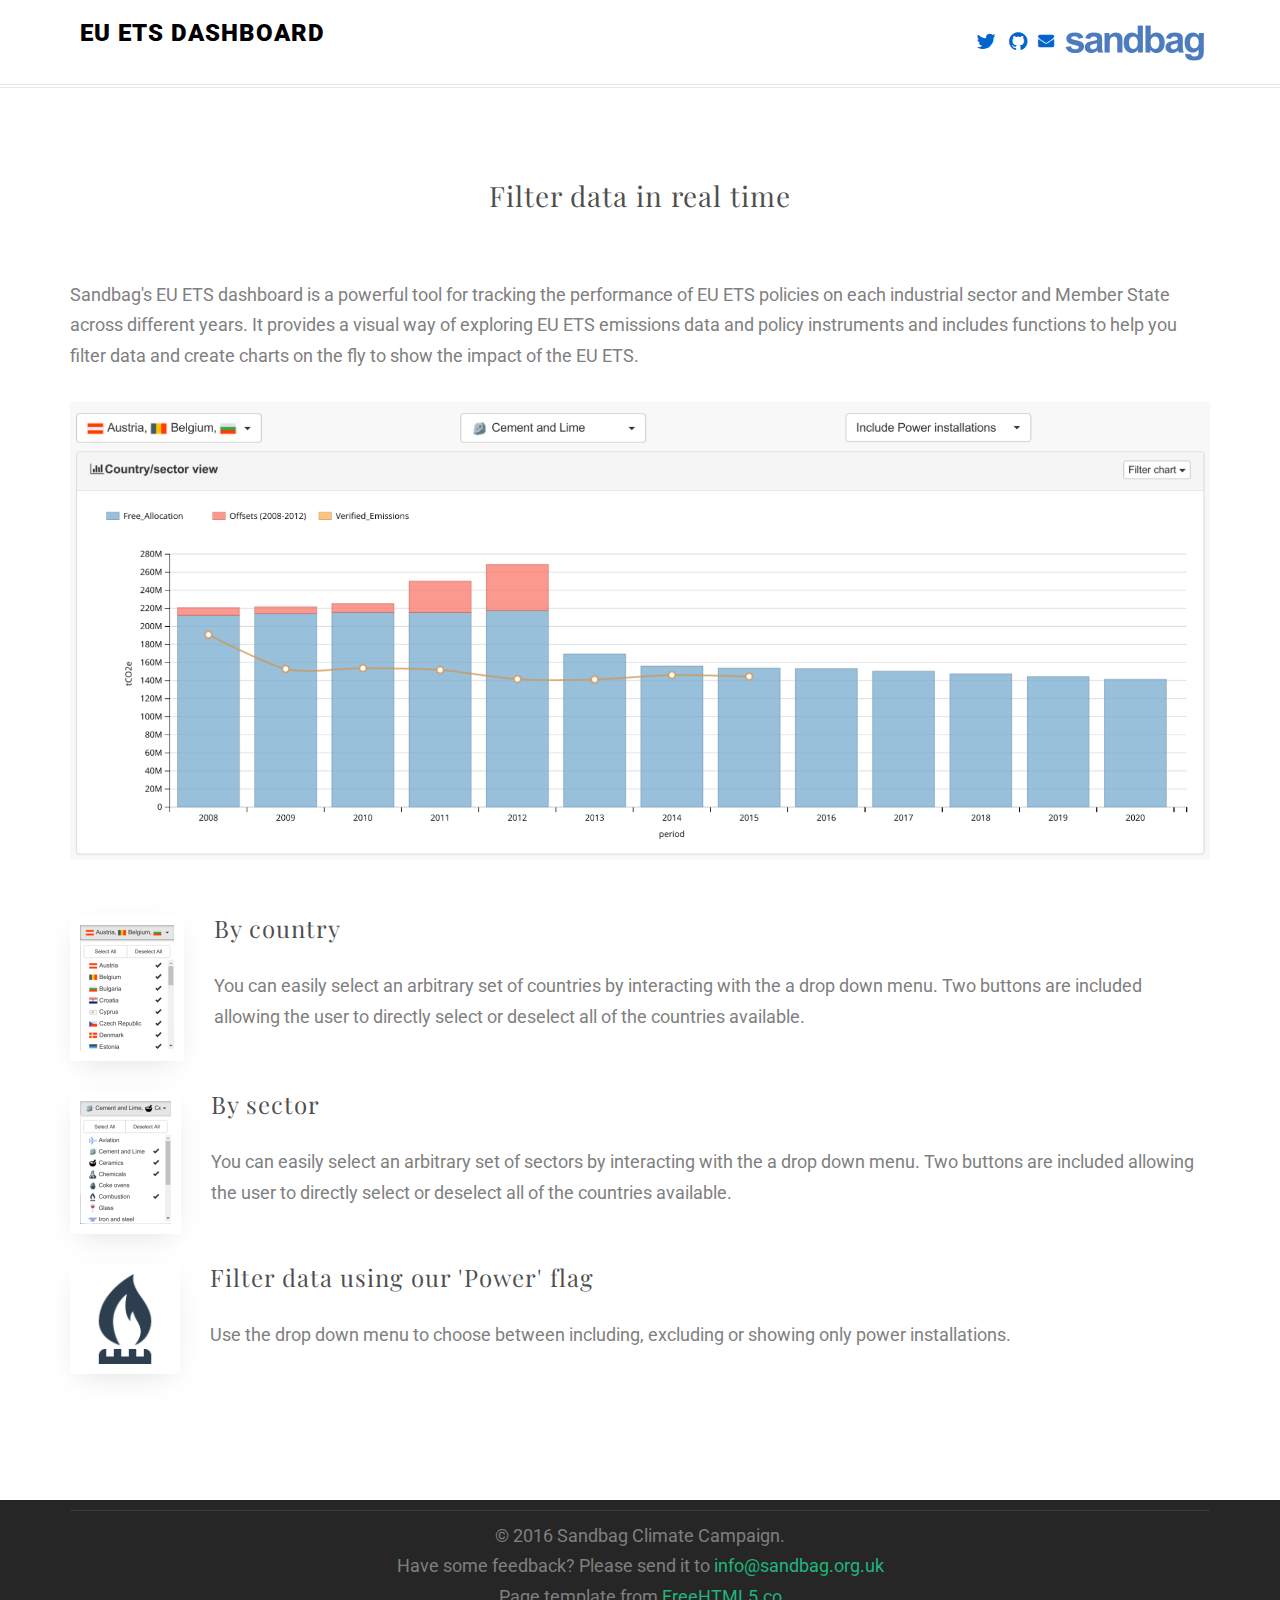
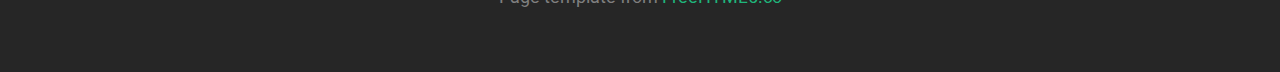
<file: filter_data_dashboard.html>
<!DOCTYPE html>
<html class="no-js">
	<head>
	<meta charset="utf-8">
	<meta http-equiv="X-UA-Compatible" content="IE=edge">
	<title>Sandbag EU ETS Dashboard - Filter data</title>
	<meta name="viewport" content="width=device-width, initial-scale=1">
	<meta name="description" content="EU ETS Dashboard, a tool that provides a user-friendly access to emission trading data extracted from the European Union Transaction Log (EUTL) together with other data integrated by Sandbag's team (e.g. auction data and a more meaningful sectors aggregation). " />
	<meta name="keywords" content="climate change, sandbag, d3.js, data visualization, html5, css3, interactive , responsive, interactive, dimple.js, leaflet, emissions trading system, ets, open source, agpl" />
	<meta name="author" content="Pablo Pareja Tobes" />

  	<!-- Facebook and Twitter integration -->
	<meta property="og:title" content=""/>
	<meta property="og:image" content=""/>
	<meta property="og:url" content="http://sandbag-climate.githug.io"/>
	<meta property="og:site_name" content="EU ETS Dashboard"/>
	<meta property="og:description" content="EU ETS Dashboard, a tool that provides a user-friendly access to emission trading data extracted from the European Union Transaction Log (EUTL) together with other data integrated by Sandbag's team (e.g. auction data and a more meaningful sectors aggregation). "/>
	<meta name="twitter:title" content="Sandbag Climate Campaign" />
	<meta name="twitter:image" content="" />
	<meta name="twitter:url" content="https://twitter.com/sandbagorguk" />
	<meta name="twitter:card" content="" />

	<!-- Place favicon.ico and apple-touch-icon.png in the root directory -->
	<link rel="shortcut icon" href="favicon.ico">

	<link href='https://fonts.googleapis.com/css?family=Roboto:400,100,300,700,900' rel='stylesheet' type='text/css'>

	<link href="https://fonts.googleapis.com/css?family=Playfair+Display:400,700" rel="stylesheet">
	
	<!-- Animate.css -->
	<link rel="stylesheet" href="./css/animate.css">
	<!-- Icomoon Icon Fonts-->
	<link rel="stylesheet" href="./css/icomoon.css">
	<!-- Simple Line Icons -->
	<link rel="stylesheet" href="./css/simple-line-icons.css">
	<!-- Bootstrap  -->
	<link rel="stylesheet" href="./css/bootstrap.css">
	<!-- Theme style  -->
	<link rel="stylesheet" href="./css/dashboard_index.css">
        
    <!-- Custom Fonts -->
    <link href="./css/font-awesome.min.css" rel="stylesheet" type="text/css">

	<!-- Modernizr JS -->
	<script src="./js/modernizr-2.6.2.min.js"></script>
	<!-- FOR IE9 below -->
	<!--[if lt IE 9]>
	<script src="js/respond.min.js"></script>
	<![endif]-->
	
	</head>
	<body>
	
	
	<div id="fh5co-page">
	<header id="fh5co-header" role="banner">
		<div class="container">
			<div class="header-inner">
				<h1><a href="http://sandbag-climate.github.io">EU ETS Dashboard</a></h1>
				<nav role="navigation">
					<ul class="nav navbar-nav navbar-right" >
                          <a href="https://twitter.com/sandbagorguk" style="color: #0066cc;"><i class="fa fa-twitter fa-lg fa-fw"></i></a>
                          <a href="https://github.com/sandbag-climate/sandbag-climate.github.io" style="color: #0066cc;"><i class="fa fa-github fa-lg fa-fw"></i></a>
                          <a href="http://sandbag-climate.github.io/EU_ETS_Dashboard.html?goto=contact" title="Contact us" style="color: #0066cc;"><i class="fa fa-envelope fa-md fa-fw"></i></a>
                          <a href="http://www.sandbag.org.uk"><img src="images/sandbag_logo_small.png"/></a>
                    </ul> 
				</nav>
			</div>
		</div>
	</header>
	<div id="fh5co-about-section">
		<div class="container">
			<div class="row">
				<div class="col-md-6 col-md-offset-3 text-center fh5co-heading">
					<h2>Filter data in real time</h2>                    
				</div>
			</div>
            <div class="row">
                <div class="col-md-12">
                    <p>
                        Sandbag's EU ETS dashboard is a powerful tool for tracking the performance of EU ETS policies on each industrial sector and Member State across different years. It provides a visual way of exploring EU ETS emissions data and policy instruments and includes functions to help you filter data and create charts on the fly to show the impact of the EU ETS.
                    </p>
                    <a href="http://sandbag-climate.github.io/EU_ETS_Dashboard.html?goto=sectors">
                        <img class="img-responsive" src="images/filter_data_main_image.png" alt="Filter data in real time">
                    </a>                     
                </div>                               
            </div>
            <br>
            <br>
			<div class="row">
				<div class="col-md-12">
				    <div class="about-inner">
						<img class="img-responsive" src="images/filter_by_country.png" alt="Filter data by country">
						<h3>By country</h3>
						<p>You can easily select an arbitrary set of countries by interacting with the a drop down menu. Two buttons are included allowing the user to directly select or deselect all of the countries available. </p>
					</div>
				</div>				
			</div>
            <div class="row">
				<div class="col-md-12">
				    <div class="about-inner">
						<img class="img-responsive" src="images/filter_by_sector.png" alt="Filter data by sector">
						<h3>By sector</h3>
						<p>You can easily select an arbitrary set of sectors by interacting with the a drop down menu. Two buttons are included allowing the user to directly select or deselect all of the countries available. </p>
					</div>
				</div>				
			</div>
            <div class="row">
				<div class="col-md-12">
				    <div class="about-inner">
						<img src="images/icons/combustion_100.png" width="110" alt="Filter data using our power flag">
						<h3>Filter data using our 'Power' flag</h3>
						<p>Use the drop down menu to choose between including, excluding or showing only power installations.
                        </p>
					</div>
				</div>				
			</div>
		</div>
	</div>
	
	<footer id="fh5co-footer" role="contentinfo">
        <div class="container">		
			
			<div class="col-md-12 fh5co-copyright text-center">
                <p>&copy; 2016 Sandbag Climate Campaign. <span>Have some feedback? Please send it to <a href="mailto:info@sandbag.org.uk">info@sandbag.org.uk</a></span> <span>Page template from <a href="http://freehtml5.co/" target="_blank">FreeHTML5.co</a></span></p>	
			</div>
			
		</div>
	</footer>
	</div>
	
	
	<!-- jQuery -->
	<script src="./js/jquery-1.9.1.min.js"></script>
	<!-- jQuery Easing -->
	<script src="./js/jquery.easing.1.3.js"></script>
	<!-- Bootstrap -->
	<script src="./js/bootstrap.js"></script>
	<!-- Waypoints -->
	<script src="./js/jquery.waypoints.min.js"></script>

	</body>
</html>
</file>
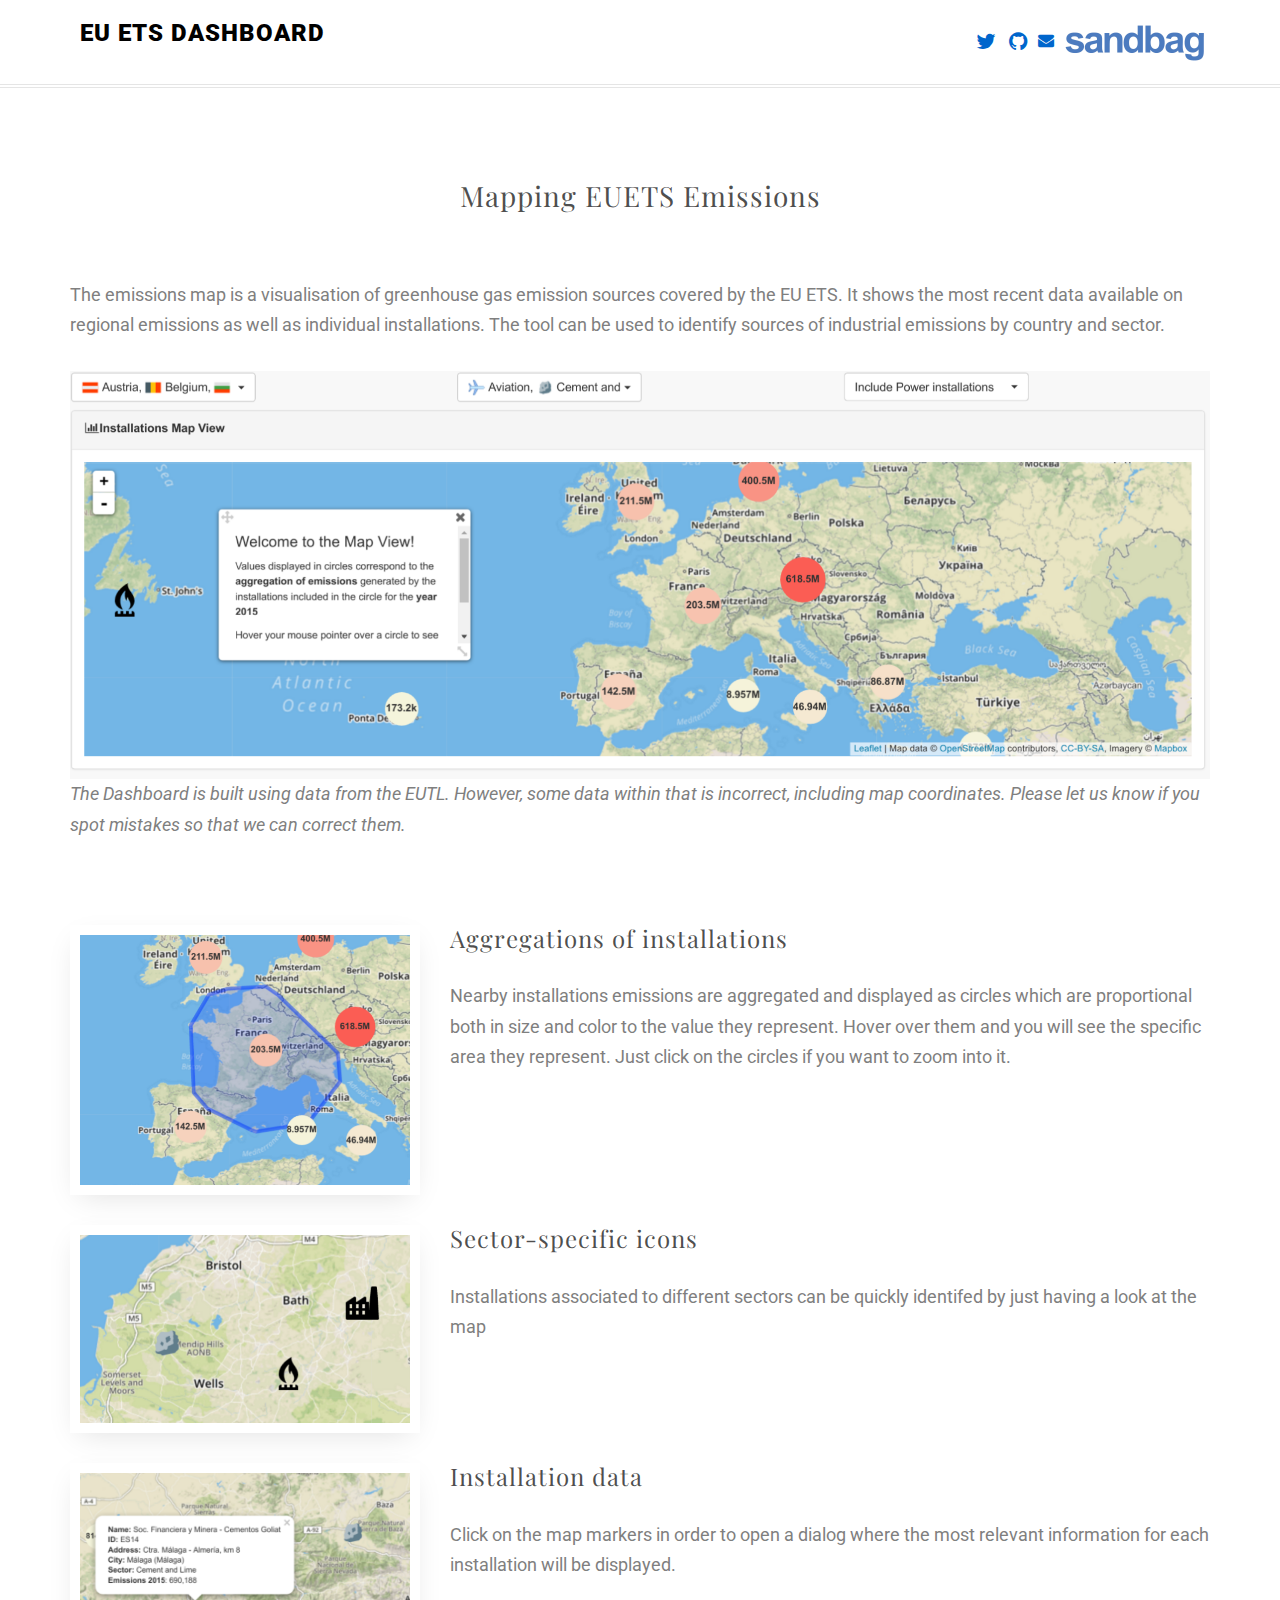
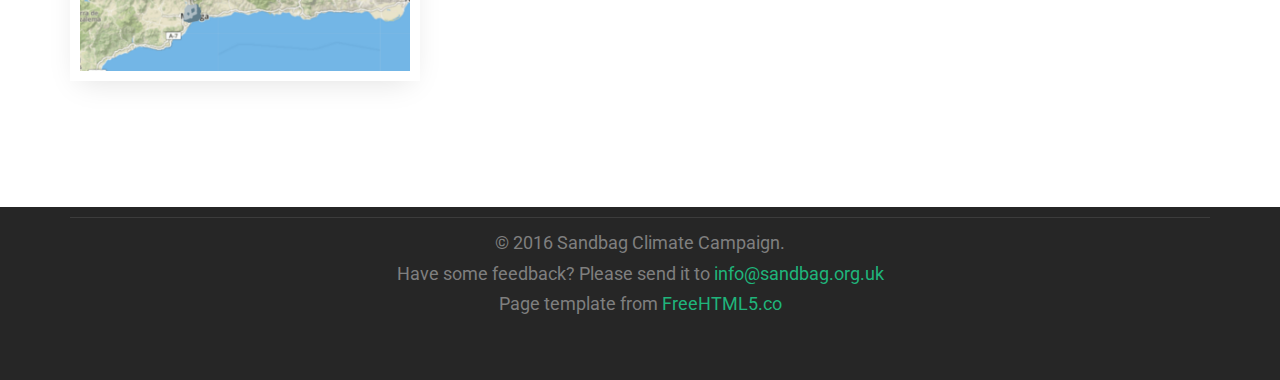
<file: map_the_emissions_dashboard.html>
<!DOCTYPE html>
<html class="no-js">
	<head>
	<meta charset="utf-8">
	<meta http-equiv="X-UA-Compatible" content="IE=edge">
	<title>Sandbag EU ETS Dashboard - Map the emissions</title>
	<meta name="viewport" content="width=device-width, initial-scale=1">
	<meta name="description" content="EU ETS Dashboard, a tool that provides a user-friendly access to emission trading data extracted from the European Union Transaction Log (EUTL) together with other data integrated by Sandbag's team (e.g. auction data and a more meaningful sectors aggregation). " />
	<meta name="keywords" content="climate change, sandbag, d3.js, data visualization, html5, css3, interactive , responsive, interactive, dimple.js, leaflet, emissions trading system, ets, open source, agpl" />
	<meta name="author" content="Pablo Pareja Tobes" />

  	<!-- Facebook and Twitter integration -->
	<meta property="og:title" content=""/>
	<meta property="og:image" content=""/>
	<meta property="og:url" content=""/>
	<meta property="og:site_name" content=""/>
	<meta property="og:description" content=""/>
	<meta name="twitter:title" content="" />
	<meta name="twitter:image" content="" />
	<meta name="twitter:url" content="" />
	<meta name="twitter:card" content="" />

	<!-- Place favicon.ico and apple-touch-icon.png in the root directory -->
	<link rel="shortcut icon" href="favicon.ico">

	<link href='https://fonts.googleapis.com/css?family=Roboto:400,100,300,700,900' rel='stylesheet' type='text/css'>

	<link href="https://fonts.googleapis.com/css?family=Playfair+Display:400,700" rel="stylesheet">
	
	<!-- Animate.css -->
	<link rel="stylesheet" href="./css/animate.css">
	<!-- Icomoon Icon Fonts-->
	<link rel="stylesheet" href="./css/icomoon.css">
	<!-- Simple Line Icons -->
	<link rel="stylesheet" href="./css/simple-line-icons.css">
	<!-- Bootstrap  -->
	<link rel="stylesheet" href="./css/bootstrap.css">
	<!-- Theme style  -->
	<link rel="stylesheet" href="./css/dashboard_index.css">
        
    <!-- Custom Fonts -->
    <link href="./css/font-awesome.min.css" rel="stylesheet" type="text/css">

	<!-- Modernizr JS -->
	<script src="./js/modernizr-2.6.2.min.js"></script>
	<!-- FOR IE9 below -->
	<!--[if lt IE 9]>
	<script src="js/respond.min.js"></script>
	<![endif]-->
	
	</head>
	<body>
	
	
	<div id="fh5co-page">
	<header id="fh5co-header" role="banner">
		<div class="container">
			<div class="header-inner">
				<h1><a href="http://sandbag-climate.github.io">EU ETS Dashboard</a></h1>
				<nav role="navigation">
					<ul class="nav navbar-nav navbar-right" >
                          <a href="https://twitter.com/sandbagorguk" style="color: #0066cc;"><i class="fa fa-twitter fa-lg fa-fw"></i></a>
                          <a href="https://github.com/sandbag-climate/sandbag-climate.github.io" style="color: #0066cc;"><i class="fa fa-github fa-lg fa-fw"></i></a>
                          <a href="http://sandbag-climate.github.io/EU_ETS_Dashboard.html?goto=contact" title="Contact us" style="color: #0066cc;"><i class="fa fa-envelope fa-md fa-fw"></i></a>
                          <a href="http://www.sandbag.org.uk"><img src="images/sandbag_logo_small.png"/></a>
                    </ul> 
				</nav>
			</div>
		</div>
	</header>
	<div id="fh5co-about-section">
		<div class="container">
			<div class="row">
				<div class="col-md-6 col-md-offset-3 text-center fh5co-heading">
					<h2>Mapping EUETS Emissions</h2>                    
				</div>
			</div>
            <div class="row">
                <div class="col-md-12 ">
                    <p>
                        The emissions map is a visualisation of greenhouse gas emission sources covered by the EU ETS. It shows the most recent data available on regional emissions as well as individual installations. The tool can be used to identify sources of industrial emissions by country and sector.
                    </p>                    
                    <a href="http://sandbag-climate.github.io/EU_ETS_Dashboard.html?goto=map">
                        <img class="img-responsive" src="images/map_the_emissions_main_image.png" alt="Map the emissions">
                    </a> 
                    <p><i>The Dashboard is built using data from the EUTL. However, some data within that is incorrect, including map coordinates. Please let us know if you spot mistakes so that we can correct them.</i>
                    </p>
                </div>                               
            </div>
            <br>
            <br>
			<div class="row">
				<div class="col-md-12">
				    <div class="about-inner">
						<img class="img-responsive" src="images/map_aggregations.png" width="350" alt="Map aggregations">
						<h3>Aggregations of installations</h3>
						<p>Nearby installations emissions are aggregated and displayed as circles which are proportional both in size and color to the value they represent. Hover over them and you will see the specific area they represent. Just click on the circles if you want to zoom into it.</p>
					</div>
				</div>				
			</div>
            <div class="row">
				<div class="col-md-12">
				    <div class="about-inner">
						<img class="img-responsive" src="images/sector_icons.png"  width="350" alt="Filter data by sector">
						<h3>Sector-specific icons</h3>
						<p>Installations associated to different sectors can be quickly identifed by just having a look at the map</p>
					</div>
				</div>				
			</div>
            <div class="row">
				<div class="col-md-12">
				    <div class="about-inner">
						<img src="images/map_installations_pop_up.png"  width="350" alt="Filter data using our power flag">
						<h3>Installation data</h3>
						<p>Click on the map markers in order to open a dialog where the most relevant information for each installation will be displayed.
                        </p>
					</div>
				</div>				
			</div>
		</div>
	</div>
	
	<footer id="fh5co-footer" role="contentinfo">
        <div class="container">		
			
			<div class="col-md-12 fh5co-copyright text-center">
                <p>&copy; 2016 Sandbag Climate Campaign. <span>Have some feedback? Please send it to <a href="mailto:info@sandbag.org.uk">info@sandbag.org.uk</a></span> <span>Page template from <a href="http://freehtml5.co/" target="_blank">FreeHTML5.co</a></span></p>	
			</div>
			
		</div>
	</footer>
	</div>
	
	
	<!-- jQuery -->
	<script src="./js/jquery-1.9.1.min.js"></script>
	<!-- jQuery Easing -->
	<script src="./js/jquery.easing.1.3.js"></script>
	<!-- Bootstrap -->
	<script src="./js/bootstrap.js"></script>
	<!-- Waypoints -->
	<script src="./js/jquery.waypoints.min.js"></script>

	</body>
</html>
</file>
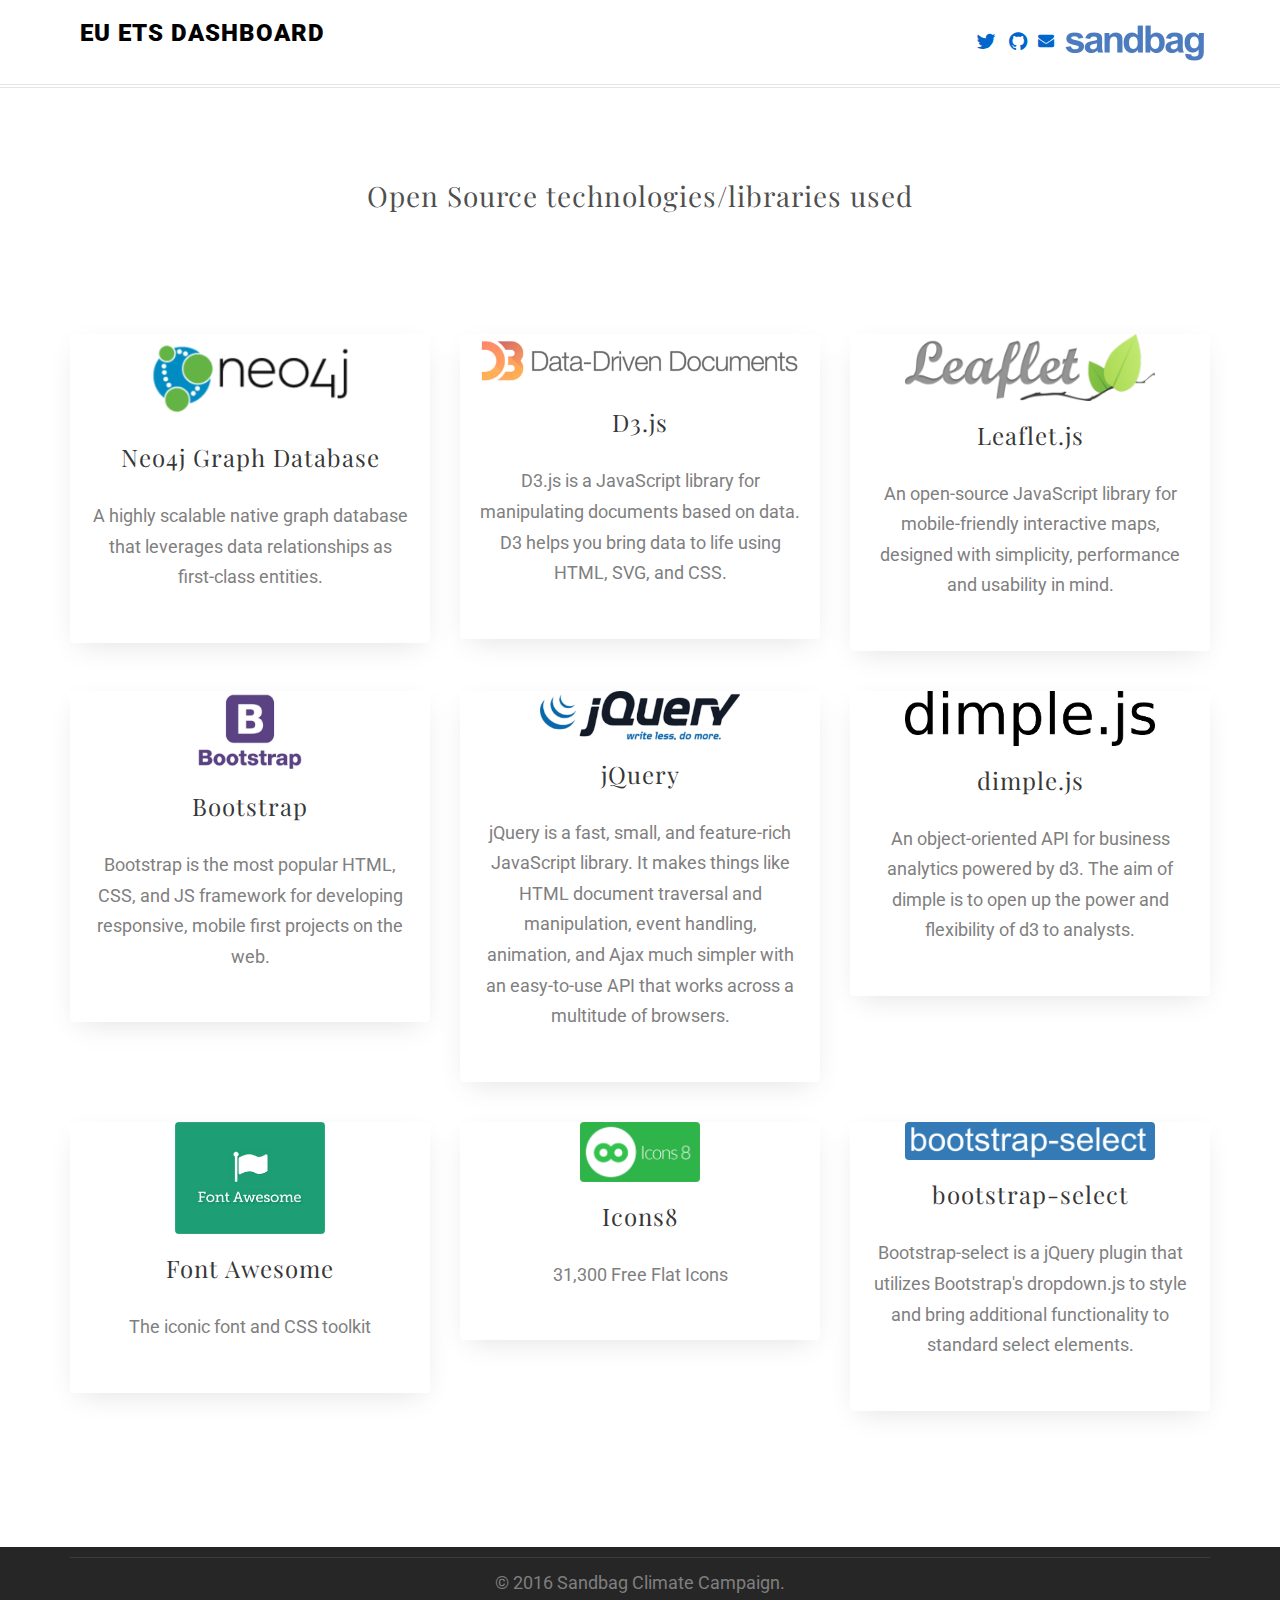
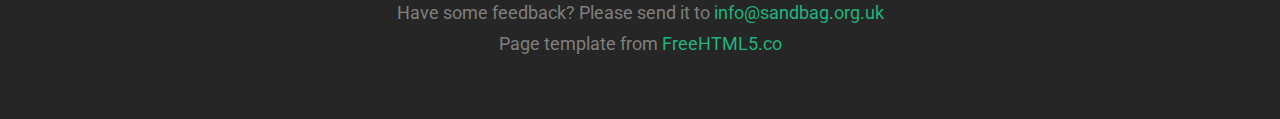
<file: os_technologies_dashboard.html>
<!DOCTYPE html>
<html class="no-js">
	<head>
	<meta charset="utf-8">
	<meta http-equiv="X-UA-Compatible" content="IE=edge">
	<title>Sandbag EU ETS Dashboard - Explore trends</title>
	<meta name="viewport" content="width=device-width, initial-scale=1">
	<meta name="description" content="EU ETS Dashboard, a tool that provides a user-friendly access to emission trading data extracted from the European Union Transaction Log (EUTL) together with other data integrated by Sandbag's team (e.g. auction data and a more meaningful sectors aggregation). " />
	<meta name="keywords" content="climate change, sandbag, d3.js, data visualization, html5, css3, interactive , responsive, interactive, dimple.js, leaflet, emissions trading system, ets, open source, agpl" />
	<meta name="author" content="Pablo Pareja Tobes" />


  	<!-- Facebook and Twitter integration -->
	<meta property="og:title" content=""/>
	<meta property="og:image" content=""/>
	<meta property="og:url" content="http://sandbag-climate.githug.io"/>
	<meta property="og:site_name" content="EU ETS Dashboard"/>
	<meta property="og:description" content="EU ETS Dashboard, a tool that provides a user-friendly access to emission trading data extracted from the European Union Transaction Log (EUTL) together with other data integrated by Sandbag's team (e.g. auction data and a more meaningful sectors aggregation). "/>
	<meta name="twitter:title" content="Sandbag Climate Campaign" />
	<meta name="twitter:image" content="" />
	<meta name="twitter:url" content="https://twitter.com/sandbagorguk" />
	<meta name="twitter:card" content="" />

	<!-- Place favicon.ico and apple-touch-icon.png in the root directory -->
	<link rel="shortcut icon" href="favicon.ico">

	<link href='https://fonts.googleapis.com/css?family=Roboto:400,100,300,700,900' rel='stylesheet' type='text/css'>

	<link href="https://fonts.googleapis.com/css?family=Playfair+Display:400,700" rel="stylesheet">
	
	<!-- Animate.css -->
	<link rel="stylesheet" href="./css/animate.css">
	<!-- Icomoon Icon Fonts-->
	<link rel="stylesheet" href="./css/icomoon.css">
	<!-- Simple Line Icons -->
	<link rel="stylesheet" href="./css/simple-line-icons.css">
	<!-- Bootstrap  -->
	<link rel="stylesheet" href="./css/bootstrap.css">
	<!-- Theme style  -->
	<link rel="stylesheet" href="./css/dashboard_index.css">
        
    <!-- Custom Fonts -->
    <link href="./css/font-awesome.min.css" rel="stylesheet" type="text/css">

	<!-- Modernizr JS -->
	<script src="./js/modernizr-2.6.2.min.js"></script>
	<!-- FOR IE9 below -->
	<!--[if lt IE 9]>
	<script src="js/respond.min.js"></script>
	<![endif]-->
	
	</head>
	<body>
	
	
	<div id="fh5co-page">
	<header id="fh5co-header" role="banner">
		<div class="container">
			<div class="header-inner">
				<h1><a href="http://sandbag-climate.github.io">EU ETS Dashboard</a></h1>
				<nav role="navigation">
					<ul class="nav navbar-nav navbar-right" >
                          <a href="https://twitter.com/sandbagorguk" style="color: #0066cc;"><i class="fa fa-twitter fa-lg fa-fw"></i></a>
                          <a href="https://github.com/sandbag-climate/sandbag-climate.github.io" style="color: #0066cc;"><i class="fa fa-github fa-lg fa-fw"></i></a>
                          <a href="http://sandbag-climate.github.io/EU_ETS_Dashboard.html?goto=contact" title="Contact us" style="color: #0066cc;"><i class="fa fa-envelope fa-md fa-fw"></i></a>
                          <a href="http://www.sandbag.org.uk"><img src="images/sandbag_logo_small.png"/></a>
                    </ul> 
				</nav>
			</div>
		</div>
	</header>
	<div id="fh5co-about-section">
		<div class="container">
			<div class="row">
				<div class="col-md-6 col-md-offset-3 text-center fh5co-heading">
					<h2>Open Source technologies/libraries used</h2>                    
				</div>
			</div>
            <!-- <div class="row"> 
                <div class="col-md-2"></div>
                <img class="col-md-8 img-responsive" src="images/os_technologies_main_image.png" alt="Open Source technologies">
                <div class="col-md-"></div>
            </div>
            -->
            <br>
            <br>
            <div class="row">
				<div class="col-md-4 text-center">
					<div class="blog-inner">
						<a href="http://neo4j.com">
                            <img class="img-responsive center-block" width="200" src="images/logos/neo4j.png" alt="Neo4j">
                        </a>
						<div class="desc">
							<h3><a href="http://neo4j.com">Neo4j Graph Database</a></h3>
							<p>A highly scalable native graph database that leverages data relationships as first-class entities.</p>
						</div>
					</div>
				</div>
				<div class="col-md-4 text-center">
					<div class="blog-inner">
						<a href="https://d3js.org/" >
                            <img class="img-responsive center-block"  width="350" src="images/logos/d3js.png" alt="D3.js">
                        </a>
						<div class="desc">
							<h3><a href="https://d3js.org/">D3.js</a></h3>
							<p>D3.js is a JavaScript library for manipulating documents based on data. D3 helps you bring data to life using HTML, SVG, and CSS.</p>
						</div>
					</div>
				</div>		
                <div class="col-md-4 text-center">
					<div class="blog-inner">
						<a href="http://leafletjs.com/" >
                            <img class="img-responsive center-block"  width="250" src="images/logos/leafletjs.png" alt="D3.js">
                        </a>
						<div class="desc">
							<h3><a href="http://leafletjs.com/">Leaflet.js</a></h3>
							<p>An open-source JavaScript library for mobile-friendly interactive maps, designed with simplicity, performance and usability in mind. </p>
						</div>
					</div>
				</div>		
			</div>
            <div class="row">				
				<div class="col-md-4 text-center">
					<div class="blog-inner">
						<a href="https://getbootstrap.com/" >
                            <img class="img-responsive center-block"  width="150" src="images/logos/bootstrap.png" alt="Bootstrap">
                        </a>
						<div class="desc">
							<h3><a href="https://getbootstrap.com/">Bootstrap</a></h3>
							<p>Bootstrap is the most popular HTML, CSS, and JS framework for developing responsive, mobile first projects on the web.</p>
						</div>
					</div>
				</div>		
                <div class="col-md-4 text-center">
					<div class="blog-inner">
						<a href="https://jquery.com/">
                            <img class="img-responsive center-block" width="200" src="images/logos/jquery.png" alt="jQuery">
                        </a>
						<div class="desc">
							<h3><a href="https://jquery.com/">jQuery</a></h3>
							<p>jQuery is a fast, small, and feature-rich JavaScript library. It makes things like HTML document traversal and manipulation, event handling, animation, and Ajax much simpler with an easy-to-use API that works across a multitude of browsers.</p>
						</div>
					</div>
				</div>
                <div class="col-md-4 text-center">
					<div class="blog-inner">
						<a href="http://dimplejs.org/" >
                            <img class="img-responsive center-block"  width="250" src="images/logos/dimplejs.png" alt="dimple.js">
                        </a>
						<div class="desc">
							<h3><a href="http://dimplejs.org/">dimple.js</a></h3>
							<p>An object-oriented API for business analytics powered by d3. The aim of dimple is to open up the power and flexibility of d3 to analysts.</p>
						</div>
					</div>
				</div>		
			</div>	
            <div class="row">				
				<div class="col-md-4 text-center">
					<div class="blog-inner">
						<a href="http://fontawesome.io/" >
                            <img class="img-responsive center-block"  width="150" src="images/logos/fontawesome.png" alt="Font Awesome">
                        </a>
						<div class="desc">
							<h3><a href="http://fontawesome.io/">Font Awesome</a></h3>
							<p>The iconic font and CSS toolkit</p>
						</div>
					</div>
				</div>		
                <div class="col-md-4 text-center">
					<div class="blog-inner">
						<a href="https://icons8.com/" >
                            <img class="img-responsive center-block"  width="120" src="images/logos/icons8.png" alt="Icons8">
                        </a>
						<div class="desc">
							<h3><a href="https://icons8.com/">Icons8</a></h3>
							<p>31,300 Free Flat Icons</p>
						</div>
					</div>
				</div>	
                <div class="col-md-4 text-center">
					<div class="blog-inner">
						<a href="https://silviomoreto.github.io/bootstrap-select/" >
                            <img class="img-responsive center-block"  width="250" src="images/logos/bootstrapselect.png" alt="Icons8">
                        </a>
						<div class="desc">
							<h3><a href="https://silviomoreto.github.io/bootstrap-select/">bootstrap-select</a></h3>
							<p>Bootstrap-select is a jQuery plugin that utilizes Bootstrap's dropdown.js to style and bring additional functionality to standard select elements.</p>
						</div>
					</div>
				</div>	
			</div>	
		</div>
	</div>
	
	<footer id="fh5co-footer" role="contentinfo">
        <div class="container">		
			
			<div class="col-md-12 fh5co-copyright text-center">
                <p>&copy; 2016 Sandbag Climate Campaign. <span>Have some feedback? Please send it to <a href="mailto:info@sandbag.org.uk">info@sandbag.org.uk</a></span> <span>Page template from <a href="http://freehtml5.co/" target="_blank">FreeHTML5.co</a></span></p>	
			</div>
			
		</div>
	</footer>
	</div>
	
	
	<!-- jQuery -->
	<script src="./js/jquery-1.9.1.min.js"></script>
	<!-- jQuery Easing -->
	<script src="./js/jquery.easing.1.3.js"></script>
	<!-- Bootstrap -->
	<script src="./js/bootstrap.js"></script>
	<!-- Waypoints -->
	<script src="./js/jquery.waypoints.min.js"></script>

	</body>
</html>
</file>
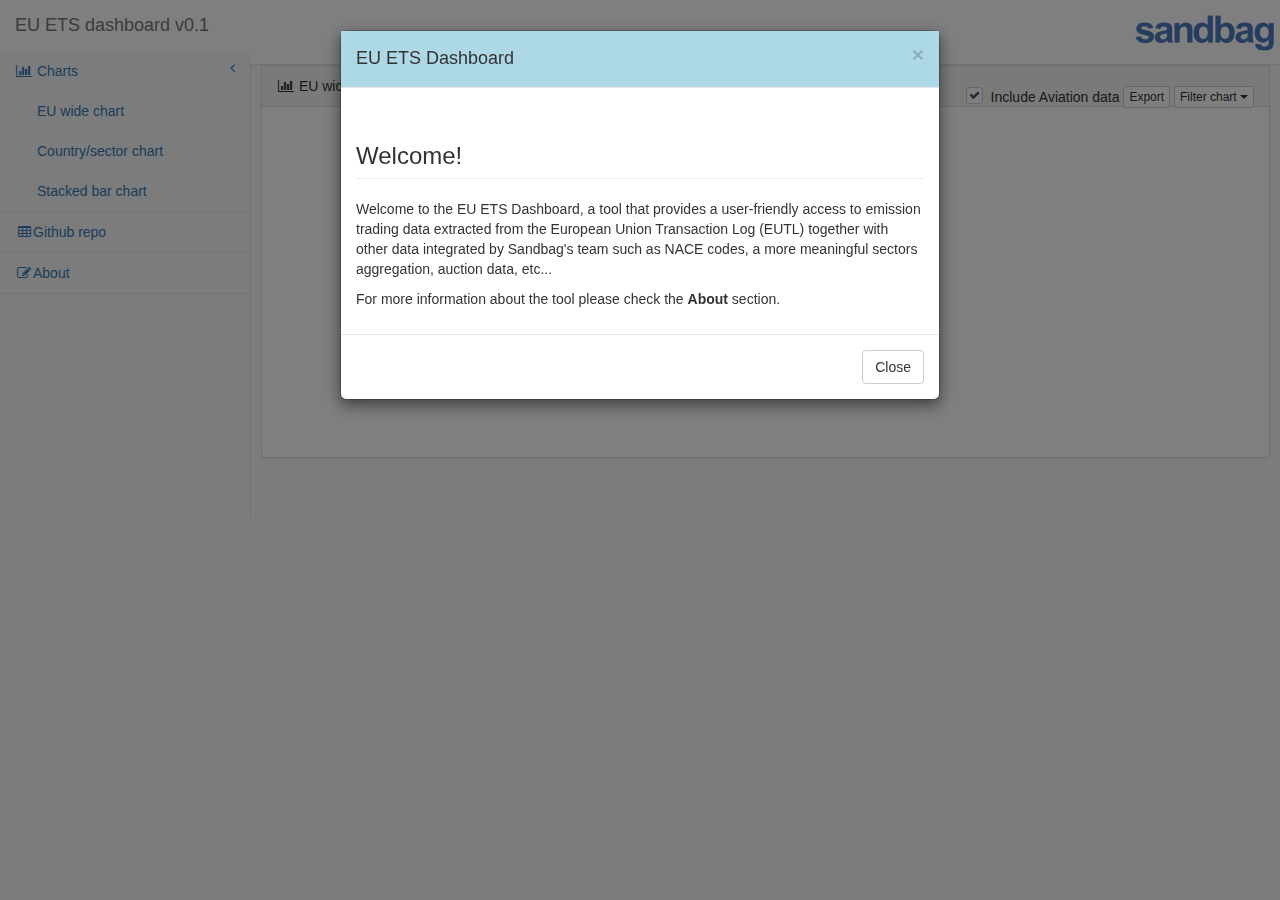
<file: Test.html>
<!DOCTYPE html>
<html lang="en">

<head>

    <meta charset="utf-8">
    <meta http-equiv="X-UA-Compatible" content="IE=edge">
    <meta name="viewport" content="width=device-width, initial-scale=1">
    <meta name="description" content="">
    <meta name="author" content="Pablo Pareja Tobes">
    <meta http-equiv="expires" content="0">

    <title>EU ETS Dashboard</title>

    <!-- Bootstrap Core CSS -->
    <link href="./css/bootstrap.css" rel="stylesheet">

    <!-- Custom CSS -->
    <link href="./css/sb-admin-2.css" rel="stylesheet">

    <!-- Custom Fonts -->
    <link href="./css/font-awesome.min.css" rel="stylesheet" type="text/css">
    
    <!-- Bootstrap select -->
    <link href="./css/bootstrap-select.css" rel="stylesheet">
    
    <!-- EU ETS dashboard -->
    <link href="./css/EU_ETS_Dashboard_styles.css" rel="stylesheet">
    
    <!-- awesome bootstrap checkbox -->
    <link href="./css/awesome-bootstrap-checkbox.css" rel="stylesheet">
    
    <!-- Leaflet -->
    <link rel="stylesheet" href="./css/leaflet.css" />
    
    <!-- Marketcluster Leaflet -->
    <link rel="stylesheet" href="./css/MarkerCluster.css" />
    <link rel="stylesheet" href="./css/MarkerCluster.Default.css" />



</head>

<body onload="onLoad()">

    <div id="wrapper">

        <!-- Navigation -->
        <nav class="navbar navbar-default navbar-static-top" role="navigation" style="margin-bottom: 0">
            <div class="navbar-header">
                <button type="button" class="navbar-toggle" data-toggle="collapse" data-target=".navbar-collapse">
                    <span class="sr-only">Toggle navigation</span>
                    <span class="icon-bar"></span>
                    <span class="icon-bar"></span>
                    <span class="icon-bar"></span>
                </button>
                <a class="navbar-brand" href="#">EU ETS dashboard v0.1</a>
            </div>
            <!-- /.navbar-header -->

            <ul class="nav navbar-top-links navbar-right">
                <a href="http://www.sandbag.org.uk">
                    <img src="images/sandbag_logo_small.png"/>
                </a>     
            </ul>
            <!-- /.navbar-top-links -->

            <div class="navbar-default sidebar" role="navigation">
                <div class="sidebar-nav navbar-collapse">
                    <ul class="nav" id="side-menu">
                        <!--
                        <li class="sidebar-search">
                            <div class="input-group custom-search-form">
                                <input type="text" class="form-control" placeholder="Search...">
                                <span class="input-group-btn">
                                <button class="btn btn-default" type="button">
                                    <i class="fa fa-search"></i>
                                </button>
                            </span>
                            </div>
                             
                        </li>
                        
                        <li>
                            <a href="#"><i class="fa fa-dashboard fa-fw"></i> Dashboard</a>
                        </li>
                        -->
                        
                        <li>
                            <a href="#"><i class="fa fa-bar-chart-o fa-fw"></i> Charts<span class="fa arrow"></span></a>
                            <ul class="nav nav-second-level">
                                <li>
                                    <a id="eu_wide_chart_button" href="#">EU wide chart</a>
                                </li>
                                <li>
                                    <a id="country_sector_chart_button" href="#">Country/sector chart</a>
                                </li>
                                <li>
                                    <a id="stacked_bar_chart_button" href="#">Stacked bar chart</a>
                                </li>                                
                                
                            </ul>
                            
                        </li>
                        
                        <li>
                            <a href="https://github.com/sandbag-climate/eutldb"><i class="fa fa-table fa-fw"></i>Github repo</a>
                        </li>
                        <li>
                            <a id="about_button" href="EU_ETS_Dashboard_About.html"><i class="fa fa-edit fa-fw"></i>About</a>
                        </li>
                        <!--
                        <li>
                            <a href="http://52.49.23.223:7474/browser/"><i class="fa fa-edit fa-fw"></i> Neo4j Server</a>
                        </li>  
                        -->
                    </ul>
                </div>
                <!-- /.sidebar-collapse -->
            </div>
            <!-- /.navbar-static-side -->
        </nav>
        

        <div id="page-wrapper">
            <!-- 
            <div class="row">
                <div class="col-lg-12">
                    <h1 class="page-header">Dashboard</h1>
                </div>
                /.col-lg-12 
            </div>
            -->
            <!-- /.row -->
            <div class="row" id="countries_sectors_row" style="display: none">
                <div class="col-xs-4">
                    <select class="selectpicker" multiple id="countries_combobox" onchange="onComboBoxChange()" data-actions-box="true">
                    </select> 
                </div>
                <div class="col-xs-4">
                    <select id="sectors_combobox" onchange="onComboBoxChange()" class="selectpicker" multiple data-actions-box="true" width="fit">
                    </select>
                </div>  
                <div class="col-xs-4">
                    <select id="power_flag_combobox" onchange="onComboBoxChange()" class="selectpicker" width="fit">
                        <option>Include Power installations</option>
                        <option>Exclude Power installations</option>
                        <option>Show only Power installations</option>
                    </select>
                </div>
            </div>
            <!-- /.row -->
            <div class="row" id="eu_wide_chart_row">
                <div class="col-md-12">
                    <div class="panel panel-default">
                        <div class="panel-heading">
                            <i class="fa fa-bar-chart-o fa-fw"></i> EU wide chart
                            <div class="pull-right">
                                <div class="checkbox btn-group">
                                    <input onclick="includeAviationDataCheckboxClick()" type="checkbox" id="include_aviation_data_eu_wide_checkbox" checked="checked">
                                    <label for="include_aviation_data_eu_wide_checkbox">
                                        Include Aviation data
                                    </label>
                                </div>  
                                <div class="btn-group">                                                                      
                                    <button id="export_eu_wide_chart" type="button" class="btn btn-default btn-xs " 
                                            onclick="onExportEUWideButtonClick()" title="Export data to TSV file">
                                        Export
                                    </button>                                     
                                </div>
                                <div class="btn-group">
                                    <button id="filter_eu_wide_chart_dropdown" type="button" class="btn btn-default btn-xs dropdown-toggle" >
                                        Filter chart
                                        <span class="caret"></span>
                                    </button>
                                    <div class="list-group dropdown-menu pull-right" data-toggle="items"  >     
                                        <div class="checkbox">
                                            <input onclick="filterDataForEUWideChart()" id="offsets_eu_wide_checkbox" type="checkbox" checked="checked">
                                          <label for="offsets_eu_wide_checkbox">Offsets</label>
                                        </div>
                                        <div class="checkbox">
                                            <input onclick="filterDataForEUWideChart()" id="free_allocation_eu_wide_checkbox" type="checkbox" checked="checked">
                                          <label for="free_allocation_eu_wide_checkbox">Free Allocation</label>
                                        </div>
                                        <div class="checkbox">
                                            <input onclick="filterDataForEUWideChart()" id="verified_emissions_eu_wide_checkbox" type="checkbox" checked="checked">
                                          <label for="verified_emissions_eu_wide_checkbox">Verified Emissions</label>
                                        </div>    
                                        <div class="checkbox">
                                            <input onclick="filterDataForEUWideChart()" id="auctioned_eu_wide_checkbox" type="checkbox" checked="checked">
                                          <label for="auctioned_eu_wide_checkbox">Auctioned</label>
                                        </div>   
                                        <div class="checkbox">
                                            <input onclick="filterDataForEUWideChart()" id="legal_cap_eu_wide_checkbox" type="checkbox" checked="checked">
                                          <label for="legal_cap_eu_wide_checkbox">Legal Cap</label>
                                        </div>
                                        <div class="checkbox">
                                            <input onclick="filterDataForEUWideChart()" id="accumulated_balance_eu_wide_checkbox" type="checkbox" checked="checked">
                                          <label for="accumulated_balance_eu_wide_checkbox">Accumulated Balance</label>
                                        </div>
                                        <div class="checkbox">
                                            <input onclick="filterDataForEUWideChart()" id="remaining_credit_entitlements_eu_wide_checkbox" type="checkbox" checked="checked">
                                            <label for="remaining_credit_entitlements_eu_wide_checkbox">Remaining Credit Entitlements</label>
                                        </div>
                                    </div> 
                                </div>
                            </div>
                        </div>
                        <!-- /.panel-heading -->
                        <div id="eu_wide_chart" class="panel-body" style="height:350px">
                            <div id="eu_wide_spinner_div" class="loading" style="display:none">
                                <i class="fa fa-refresh fa-spin fa-3x fa-fw margin-bottom"></i>
                            </div>     
                        </div>
                        <!-- /.panel-body -->
                    </div>                    
                </div>
                <!-- /.col-md 12 -->
            </div>
            <!-- /.row -->
            <div class="row" id="multi_line_chart_row" style="display: none">
                <div class="col-md-12">
                    <div class="panel panel-default">
                        <div class="panel-heading">
                            <i class="fa fa-bar-chart-o fa-fw"></i><label id="country_sector_chart_header_label">Multi line chart</label> 
                            <div class="pull-right">
                                <div class="btn-group">
                                    <button id="chart_view_button" type="button" class="btn btn-default btn-xs " 
                                            onclick="onChartViewButtonClick()" title="Show chart">
                                        <i class="fa fa-bar-chart-o fa-fw"></i>Chart view
                                    </button>
                                    <button id="map_button" type="button" class="btn btn-default btn-xs " 
                                            onclick="onMapButtonClick()" title="Show installations map">
                                        <i class="fa fa-map-marker fa-fw"></i>Map view
                                    </button>                                         
                                </div>
                                <div class="btn-group">
                                    <button id="export_line_chart_button" type="button" class="btn btn-default btn-xs " 
                                            onclick="onExportLineChartButtonClick()" title="Export data to TSV file">
                                        Export
                                    </button>                                     
                                </div>
                                <div class="btn-group">
                                    <button id="filter_line_chart_dropdown" type="button" class="btn btn-default btn-xs dropdown-toggle" >
                                        Filter chart
                                        <span class="caret"></span>
                                    </button>
                                    <div class="list-group dropdown-menu pull-right" data-toggle="items"  >
                                                                                
                                        <div class="checkbox">
                                            <input onclick="filterDataForLineChart()" id="offsets_checkbox" type="checkbox" checked="checked">
                                          <label for="offsets_checkbox">Offsets</label>
                                        </div>
                                        <div class="checkbox">
                                            <input onclick="filterDataForLineChart()" id="free_allocation_checkbox" type="checkbox" checked="checked">
                                          <label for="free_allocation_checkbox">Free Allocation</label>
                                        </div>
                                        <div class="checkbox">
                                            <input onclick="filterDataForLineChart()" id="verified_emissions_checkbox" type="checkbox" checked="checked">
                                          <label for="verified_emissions_checkbox">Verified Emissions</label>
                                        </div>                                        
                                    </div> 
                                </div>
                            </div>
                        </div>
                        <!-- /.panel-heading -->
                        <div class="panel-body">
                            <div id="line_chart" style="height:350px">                                    
                            </div>
                            <div id="map_div"style="display:none">
                            </div> 
                            <div id="spinner_div_country_sector" class="loading" style="display:none">
                                <i class="fa fa-refresh fa-spin fa-3x fa-fw margin-bottom"></i>
                            </div> 
                        </div>                        
                        <!-- /.panel-body -->
                    </div>
                    <!-- /.col-md 12 -->
                </div>
            </div>
            <!-- /.row -->
            <div id="periods_combo_box_row" class="row" style="display: none">
                <div class="col-xs-4 " >
                    <select id="periods_combobox" class="selectpicker" onchange="onPeriodsComboboxChange()"  >
                    </select>
                </div>                  
            </div>
            <!-- /.row -->
            <div id="stacked_bar_chart_row" class="row" style="display: none">
                <div class="col-md-12">
                    <ul class="nav nav-tabs">
                      <li role="presentation" class="active"><a data-toggle="tab" onclick="return changeStackedBarChart('verified emissions')">Verified Emissions</a></li>
                      <li role="presentation"><a data-toggle="tab" onclick="return changeStackedBarChart('free allocation')">Free Allocation</a></li>
                      <li role="presentation"><a data-toggle="tab" onclick="return changeStackedBarChart('offsets')">Offsets</a></li>
                    </ul>
                    <div class="panel panel-default">
                        <div id="stackedBarChartPerPeriod" class="panel-heading">
                            <i class="fa fa-bar-chart-o fa-fw"></i> 
                            <span id="stackedBarChartPerPeriodTitleText">Verified Emissions per period</span> 
                            <div class="pull-right">
                                <div class="btn-group">
                                    <button id="export_verified_emissions_chart_button" type="button" class="btn btn-default btn-xs" onclick="onExportVerifiedEmissionsChartButtonClick()" title="Export data to TSV file">
                                        Export
                                    </button>                                     
                                </div>
                            </div>
                        </div>
                        <!-- /.panel-heading -->
                        <div id="stacked_bar_chart" class="panel-body" style="height:350px">
                            <div id="offsets_warning_div" style="display:none">
                                <p>
                                    <strong>Warning:</strong> Offsets data for periods 2013 onwards is not available with sectors granularity since the European Commission stopped sharing such information after 2012.
                                </p>
                            </div>
                        </div>
                        <!-- /.panel-body -->
                    </div>                    
                </div>
                <!-- /.col-md 12 -->
            </div>            
            <!-- /.row -->
            <div id="about_row" class="row" style="display: none" > 
                 <div class="col-lg-10">
                     <h3 class="page-header">About</h3>
                     <p>
                            The EU ETS dashboard provides a user-friendly access to emission trading data extracted from the European Union Transaction Log (EUTL) together with other data integrated by Sandbag's team such as NACE codes and a more meaningful sectors aggregation.                        
                         
                     </p>
                     <ul style="list-style-type:square">
                         <li>The ETS data shown in this tool was extracted from the European Commission’s <a href="http://ec.europa.eu/environment/ets/">EUTL</a> on <strong>June 20th 2016</strong>. </li>     
                         <li>When calculating offset values only those with unit types <i>CER</i> or <i>ERU</i> are used.</li>
                     </ul>
                     <h4>Licensing</h4>
                     <p>
                         This software is 100% open source and released under <a href="http://www.gnu.org/licenses/agpl-3.0.en.html">AGPLv3</a> license.
                     </p>
                     <h4>Developers</h4>
                     <p>
                         This tool was developed by the following <a href="http://www.sandbag.org.uk">Sandbag</a> team members:
                         <ul style="list-style-type:square">
                             <li><a href="http://www.twitter.com/pablopareja"><strong>Pablo Pareja</strong></a> - Main developer and project leader.</li>
                         </ul>
                     </p>
                 </div>  
            </div>
            <!-- /.row -->
        </div>
        <!-- /#page-wrapper -->
    
    <div class="modal fade" id="welcome_modal">
      <div class="modal-dialog">
        <div class="modal-content">
          <div class="modal-header">
            <button type="button" class="close" data-dismiss="modal" aria-hidden="true">×</button>
            <h4 class="modal-title">EU ETS Dashboard</h4>
          </div>
          <div class="modal-body">
              <h3 class="page-header">Welcome!</h3>
              <p>Welcome to the EU ETS Dashboard, a tool that provides a user-friendly access to emission trading data extracted from the European Union Transaction Log (EUTL) together with other data integrated by Sandbag's team such as NACE codes, a more meaningful sectors aggregation, auction data, etc...  
              </p>
              <p>For more information about the tool please check the <strong>About</strong> section.</p>
          </div>
          <div class="modal-footer">
            <button type="button" class="btn btn-default" data-dismiss="modal">Close</button>
          </div>
        </div><!-- /.modal-content -->
      </div><!-- /.modal-dialog -->
    </div><!-- /.modal -->

    
    </div>
    <!-- /#wrapper -->

    <!-- jQuery -->
    <script src="./js/jquery-1.9.1.min.js"></script>

    <!-- Bootstrap Core JavaScript -->
    <script src="./js/bootstrap.js"></script>

    <script src="./js/d3.min.js"></script>

    <script src="./js/dimple.v2.1.6.min.js"></script>
    
    <script src="./js/bootstrap-select.min.js"></script>
    
    <script src="./js/leaflet.js"></script>
    
    <script src="./js/leaflet.markercluster.js"></script>
    
    <script src="./js/EUTLdbREST.js"></script>

    <script src="./js/EU_ETS_Dashboard.js"></script>
    
    <script>
    
        $('#welcome_modal').modal('show');
        
        initMenus();
        initMainPage();
    
    </script>

</body>

</html>
</file>
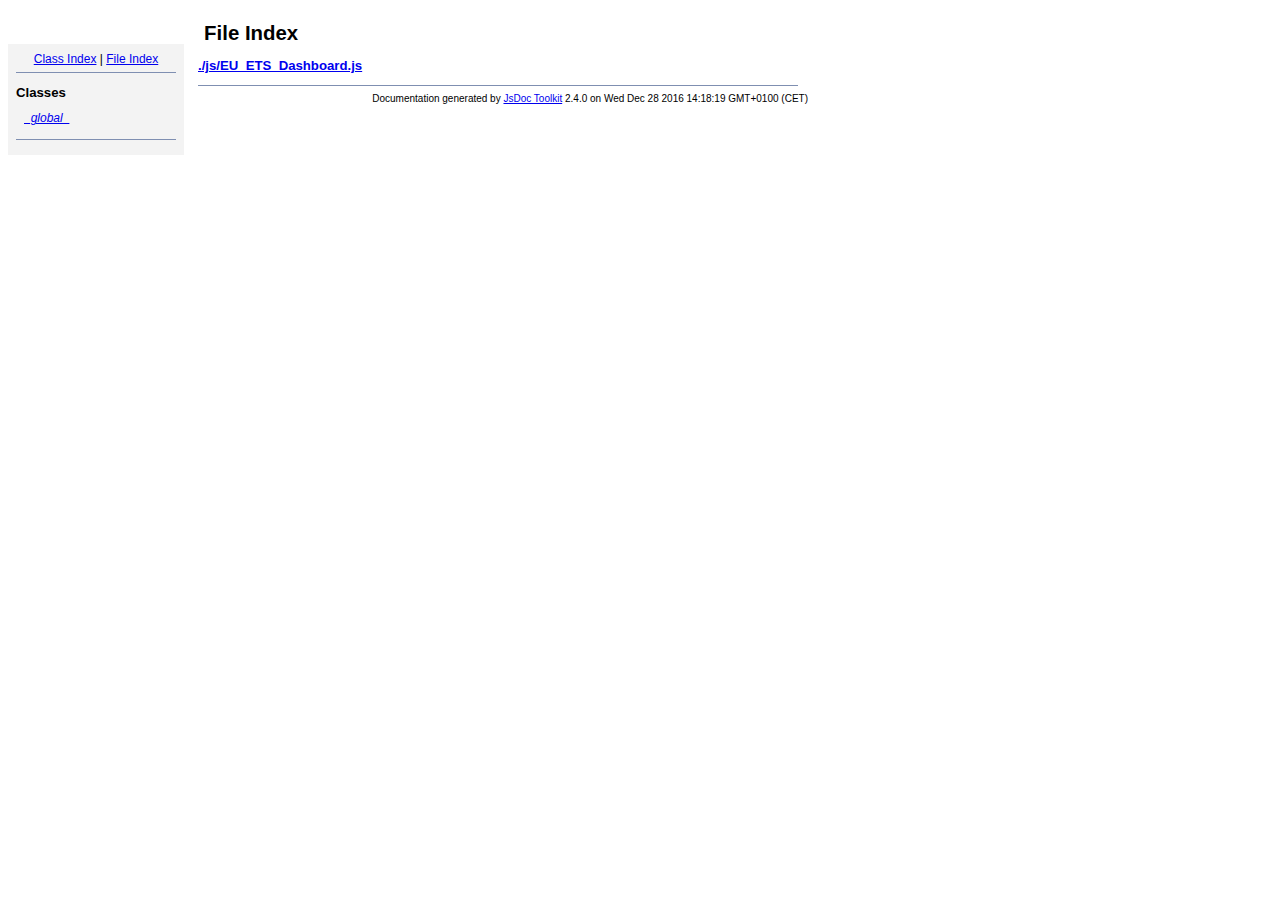
<file: docs/files.html>
<!DOCTYPE html PUBLIC "-//W3C//DTD XHTML 1.0 Transitional//EN"
        "http://www.w3.org/TR/xhtml1/DTD/xhtml1-transitional.dtd">
<html xmlns="http://www.w3.org/1999/xhtml" xml:lang="en" lang="en">
	<head>
		<meta http-equiv="content-type" content="text/html; charset=utf-8" />
		
		<title>JsDoc Reference - File Index</title>
		<meta name="generator" content="JsDoc Toolkit" />
		
		<style type="text/css">
		/* default.css */
body
{
	font: 12px "Lucida Grande", Tahoma, Arial, Helvetica, sans-serif;
	width: 800px;
}

.header
{
	clear: both;
	background-color: #ccc;
	padding: 8px;
}

h1
{
	font-size: 150%;
	font-weight: bold;
	padding: 0;
	margin: 1em 0 0 .3em;
}

hr
{
	border: none 0;
	border-top: 1px solid #7F8FB1;
	height: 1px;
}

pre.code
{
	display: block;
	padding: 8px;
	border: 1px dashed #ccc;
}

#index
{
	margin-top: 24px;
	float: left;
	width: 160px;
	position: absolute;
	left: 8px;
	background-color: #F3F3F3;
	padding: 8px;
}

#content
{
	margin-left: 190px;
	width: 600px;
}

.classList
{
	list-style-type: none;
	padding: 0;
	margin: 0 0 0 8px;
	font-family: arial, sans-serif;
	font-size: 1em;
	overflow: auto;
}

.classList li
{
	padding: 0;
	margin: 0 0 8px 0;
}

.summaryTable { width: 100%; }

h1.classTitle
{
	font-size:170%;
	line-height:130%;
}

h2 { font-size: 110%; }
caption, div.sectionTitle
{
	background-color: #7F8FB1;
	color: #fff;
	font-size:130%;
	text-align: left;
	padding: 2px 6px 2px 6px;
	border: 1px #7F8FB1 solid;
}

div.sectionTitle { margin-bottom: 8px; }
.summaryTable thead { display: none; }

.summaryTable td
{
	vertical-align: top;
	padding: 4px;
	border-bottom: 1px #7F8FB1 solid;
	border-right: 1px #7F8FB1 solid;
}

/*col#summaryAttributes {}*/
.summaryTable td.attributes
{
	border-left: 1px #7F8FB1 solid;
	width: 140px;
	text-align: right;
}

td.attributes, .fixedFont
{
	line-height: 15px;
	color: #002EBE;
	font-family: "Courier New",Courier,monospace;
	font-size: 13px;
}

.summaryTable td.nameDescription
{
	text-align: left;
	font-size: 13px;
	line-height: 15px;
}

.summaryTable td.nameDescription, .description
{
	line-height: 15px;
	padding: 4px;
	padding-left: 4px;
}

.summaryTable { margin-bottom: 8px; }

ul.inheritsList
{
	list-style: square;
	margin-left: 20px;
	padding-left: 0;
}

.detailList {
	margin-left: 20px; 
	line-height: 15px;
}
.detailList dt { margin-left: 20px; }

.detailList .heading
{
	font-weight: bold;
	padding-bottom: 6px;
	margin-left: 0;
}

.light, td.attributes, .light a:link, .light a:visited
{
	color: #777;
	font-style: italic;
}

.fineprint
{
	text-align: right;
	font-size: 10px;
}
		</style>
	</head>
	
	<body>
		<div id="header">
</div>
		
		<div id="index">
			<div align="center"><a href="index.html">Class Index</a>
| <a href="files.html">File Index</a></div>
<hr />
<h2>Classes</h2>
<ul class="classList">
	
	<li><i><a href="symbols/_global_.html">_global_</a></i></li>
	
</ul>
<hr />
		</div>
		
		<div id="content">
			<h1 class="classTitle">File Index</h1>
			
			
			<div>
				<h2><a href="symbols/src/js_EU_ETS_Dashboard.js.html">./js/EU_ETS_Dashboard.js</a></h2>
				
				<dl>
					
					
					
					
				</dl>
			</div>
			<hr />
			
			
		</div>
		<div class="fineprint" style="clear:both">
			
			Documentation generated by <a href="http://code.google.com/p/jsdoc-toolkit/" target="_blankt">JsDoc Toolkit</a> 2.4.0 on Wed Dec 28 2016 14:18:19 GMT+0100 (CET)
		</div>
	</body>
</html>
</file>
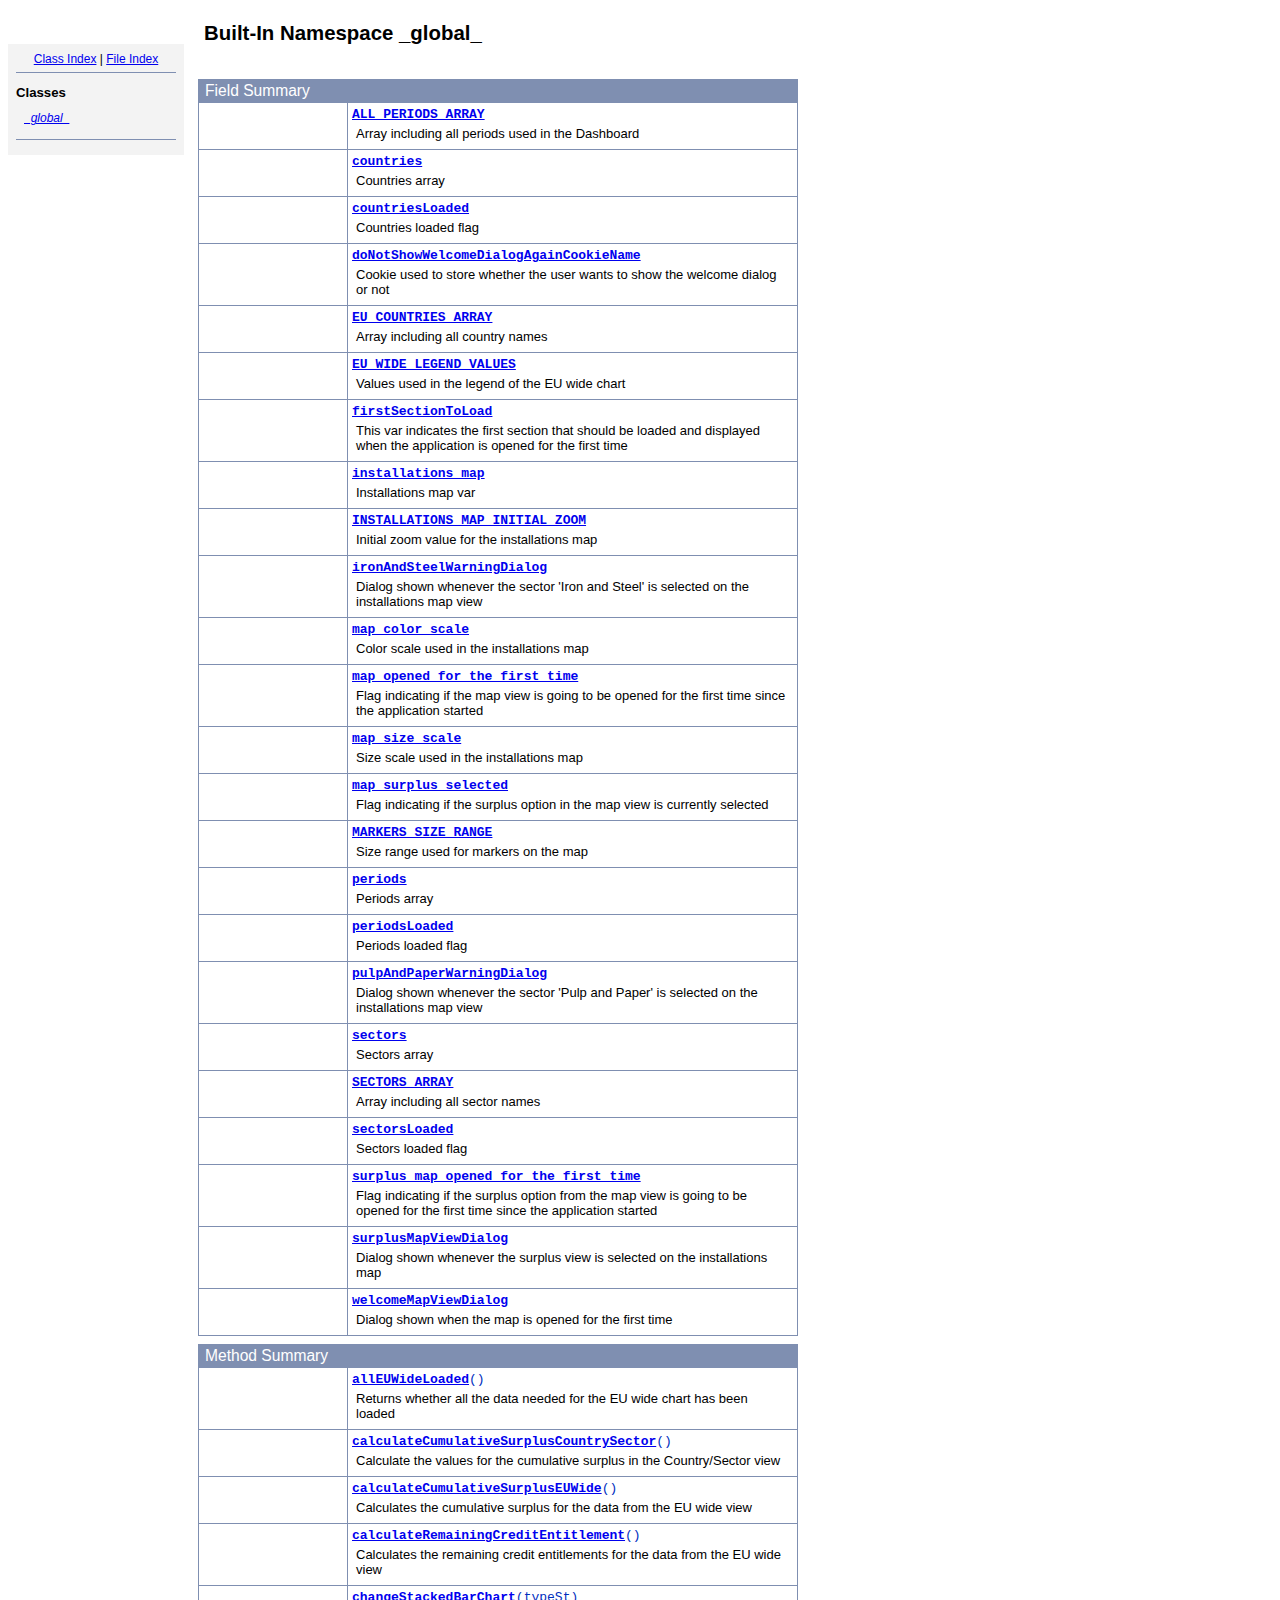
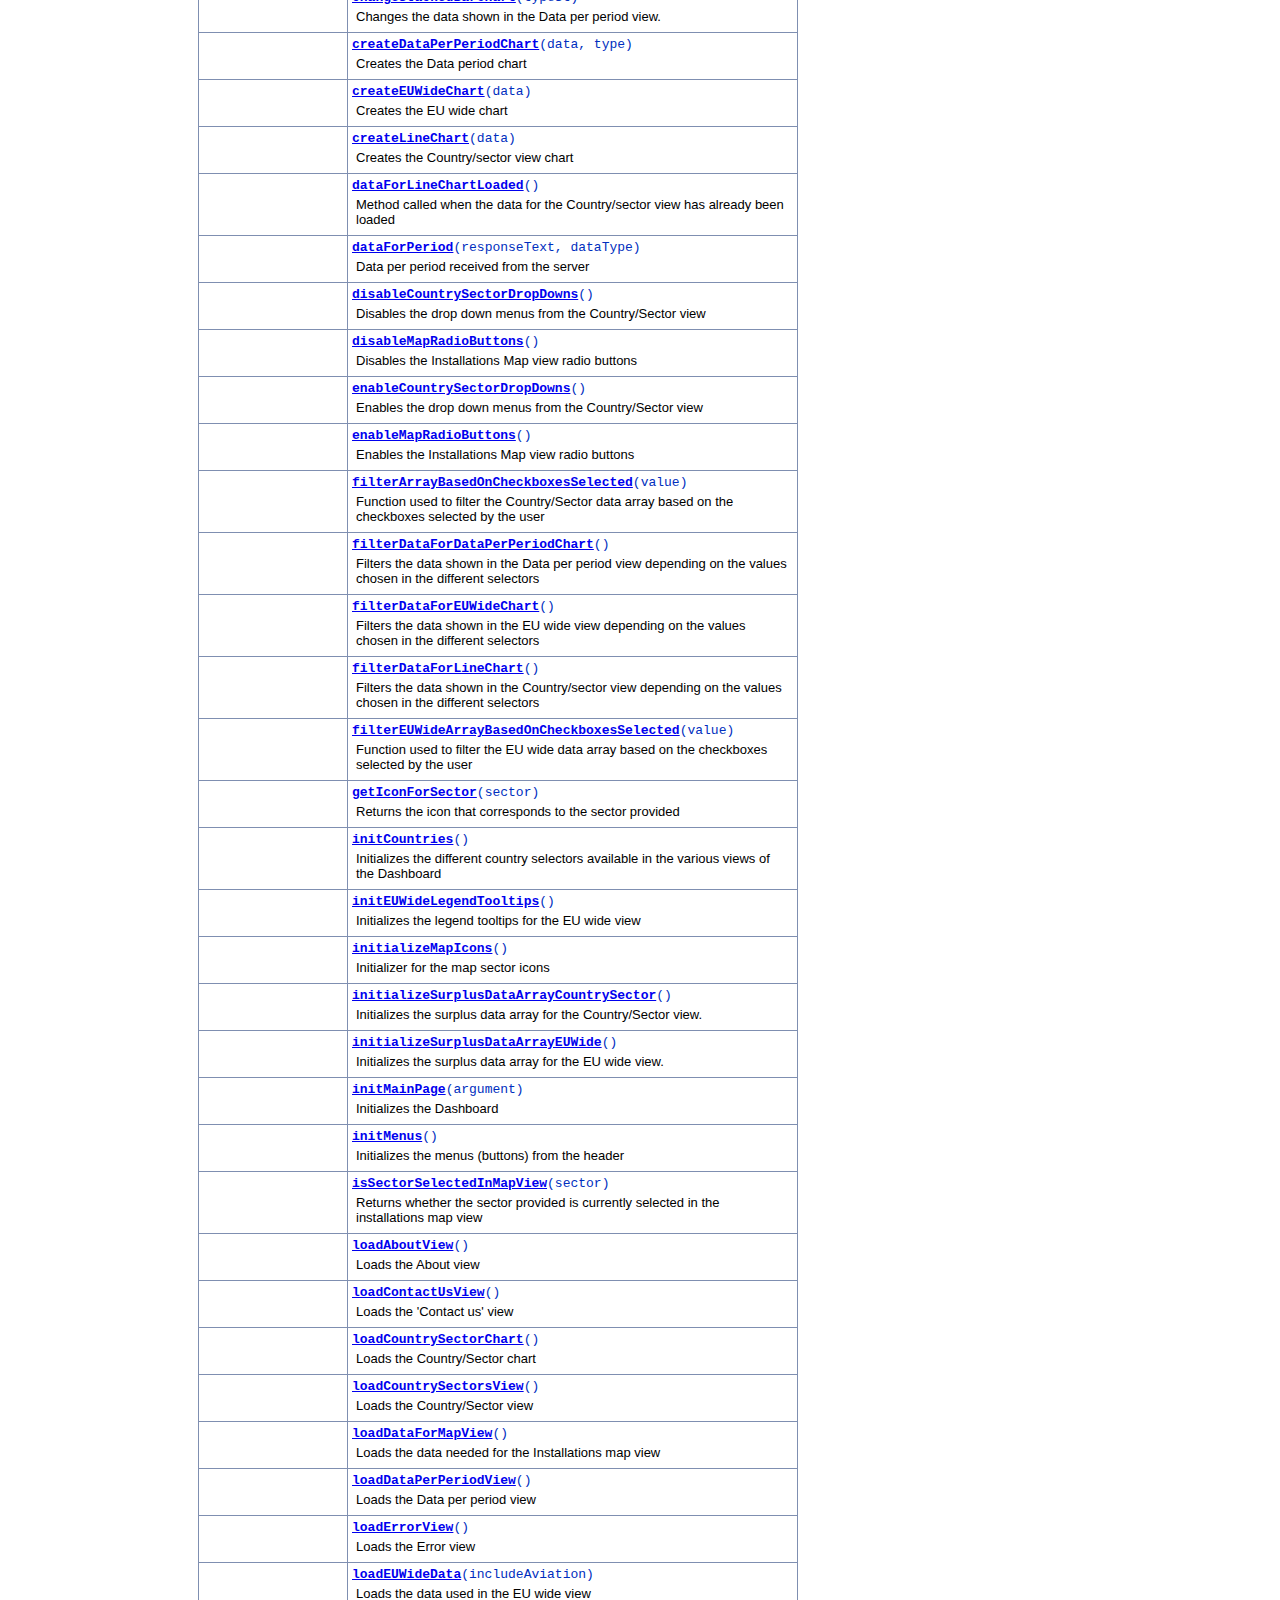
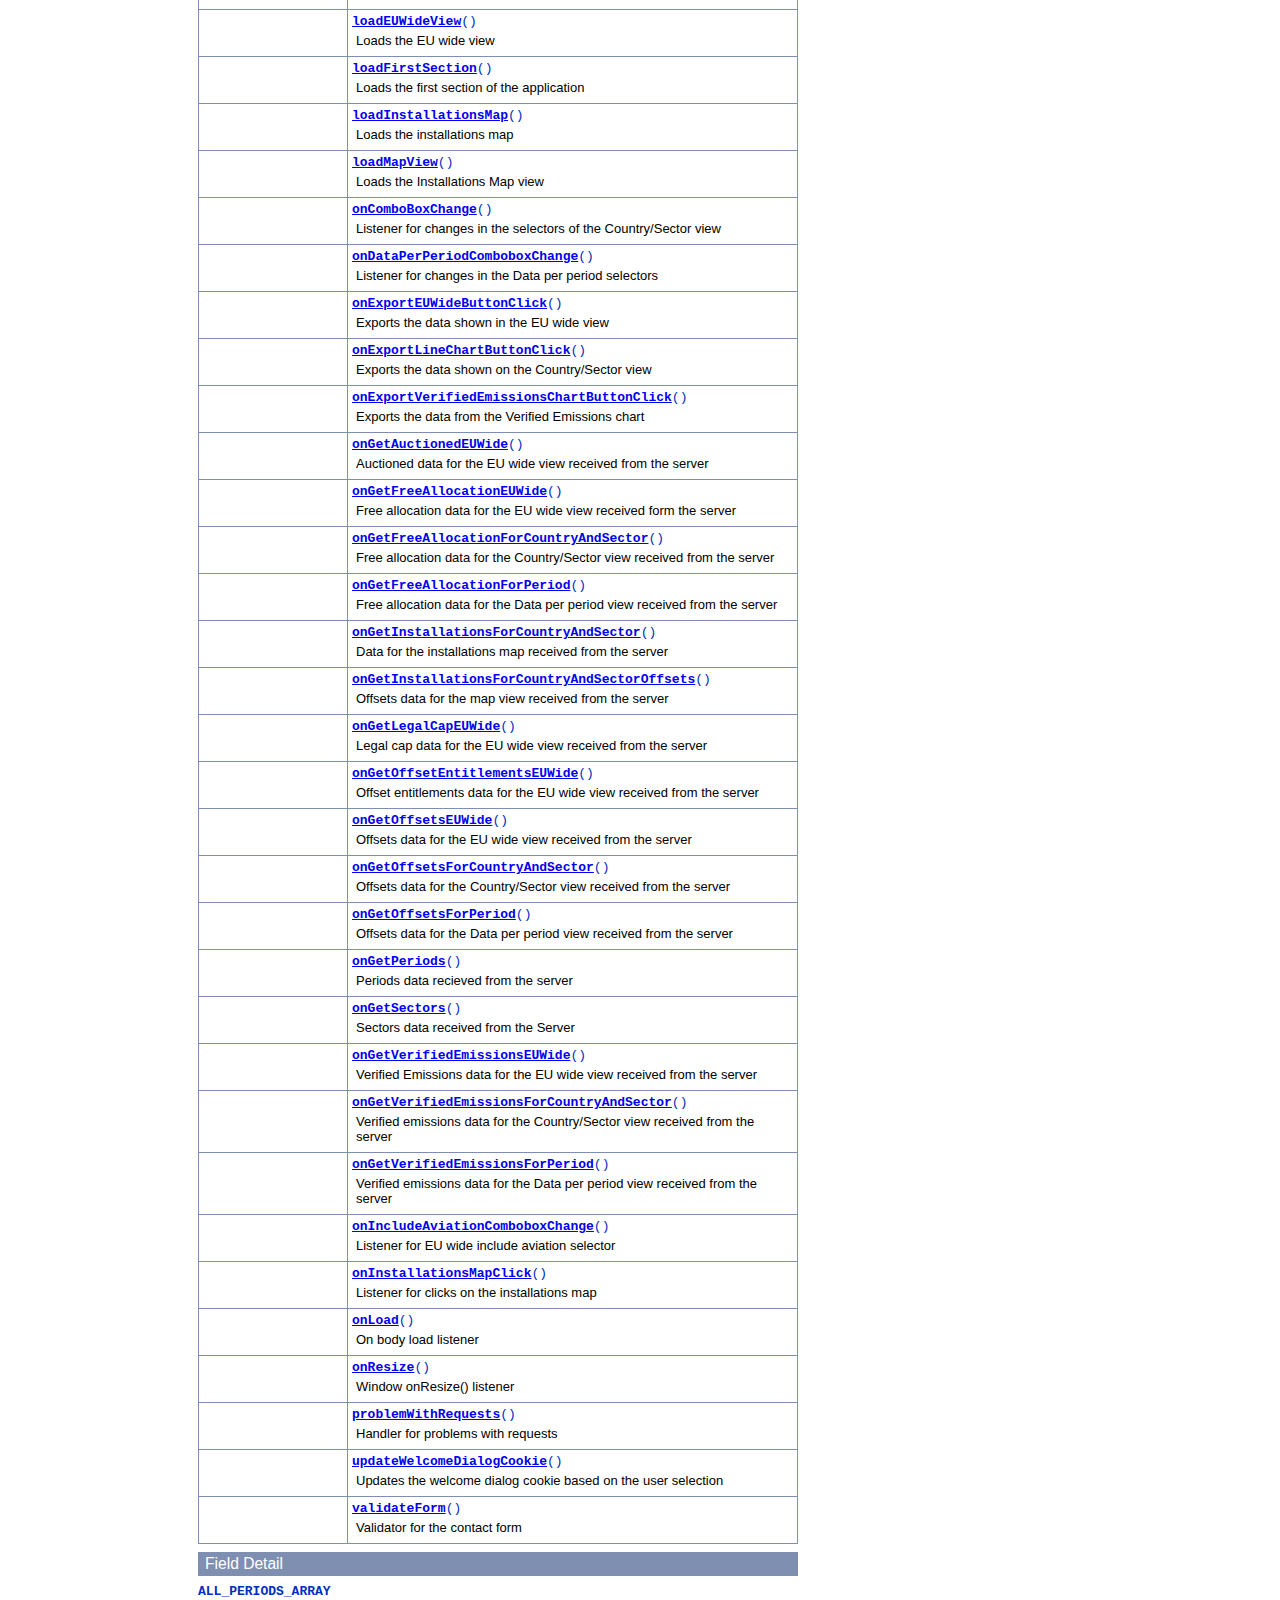
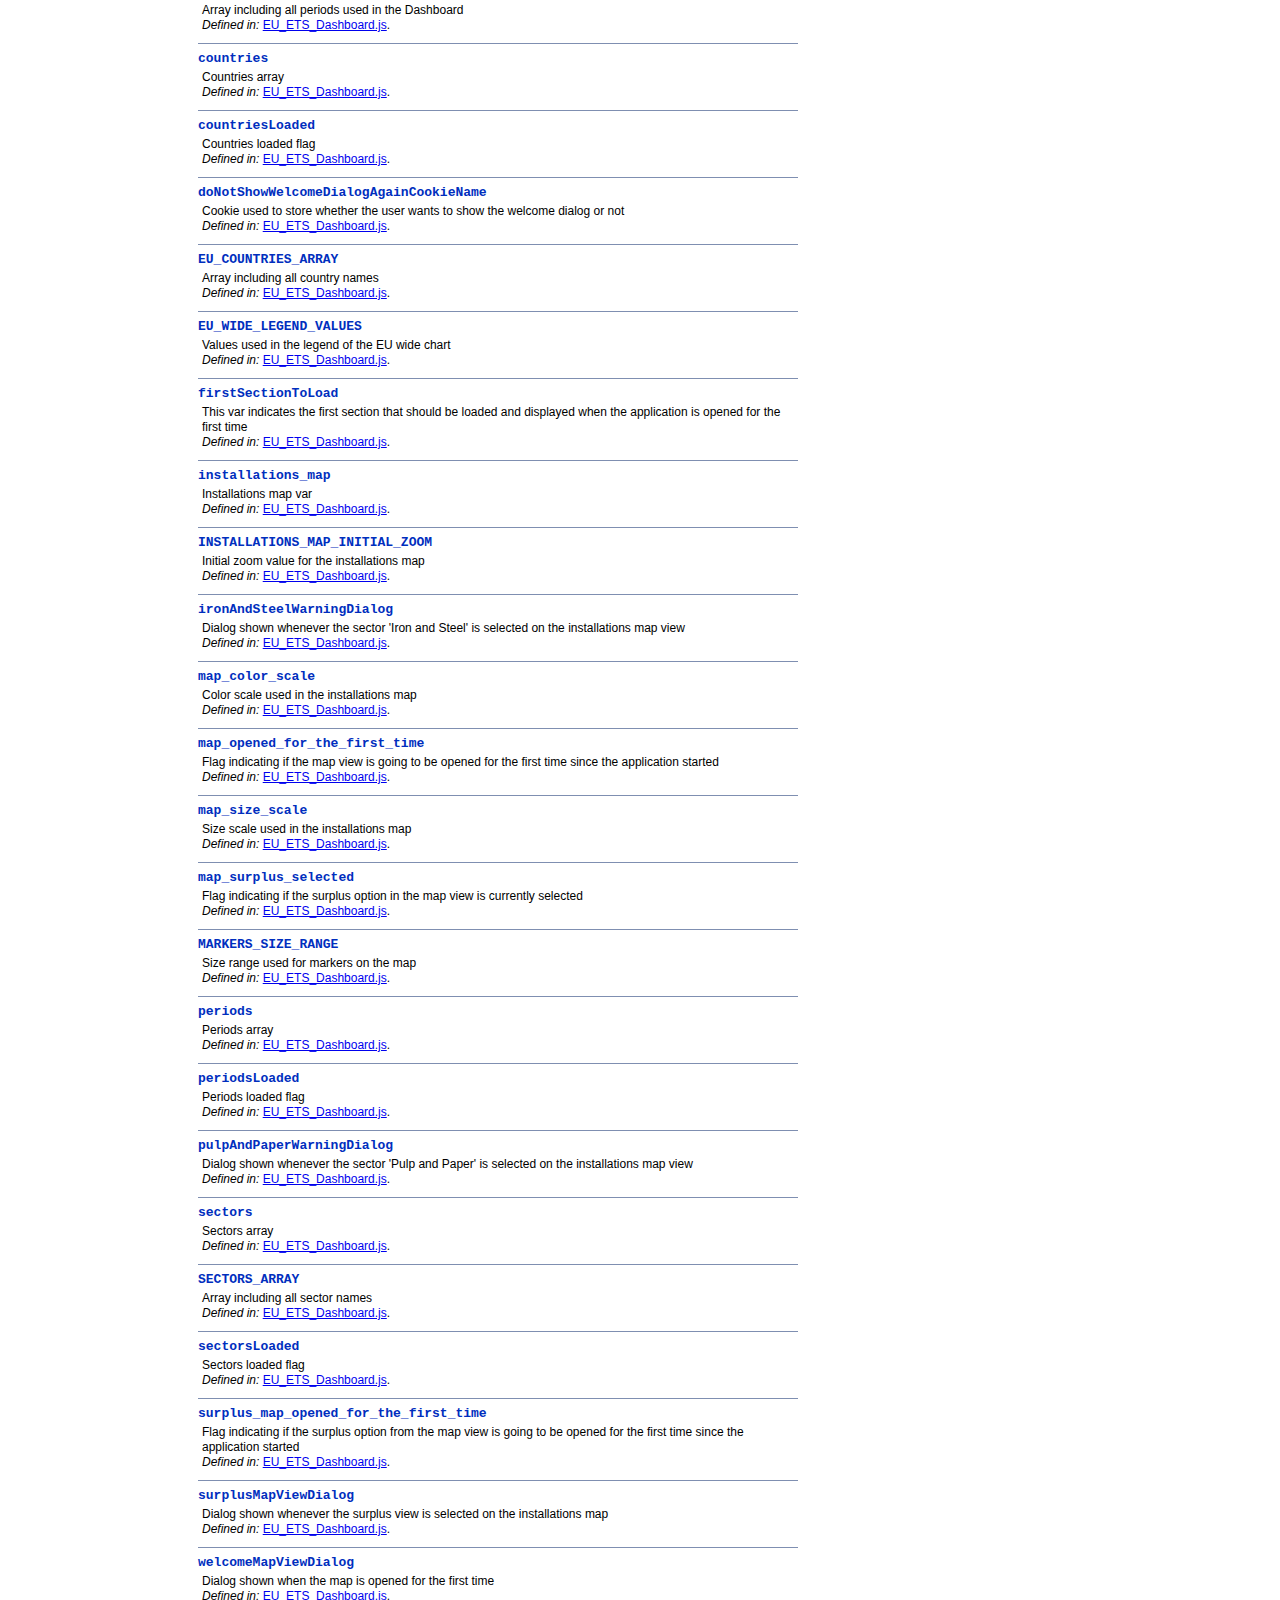
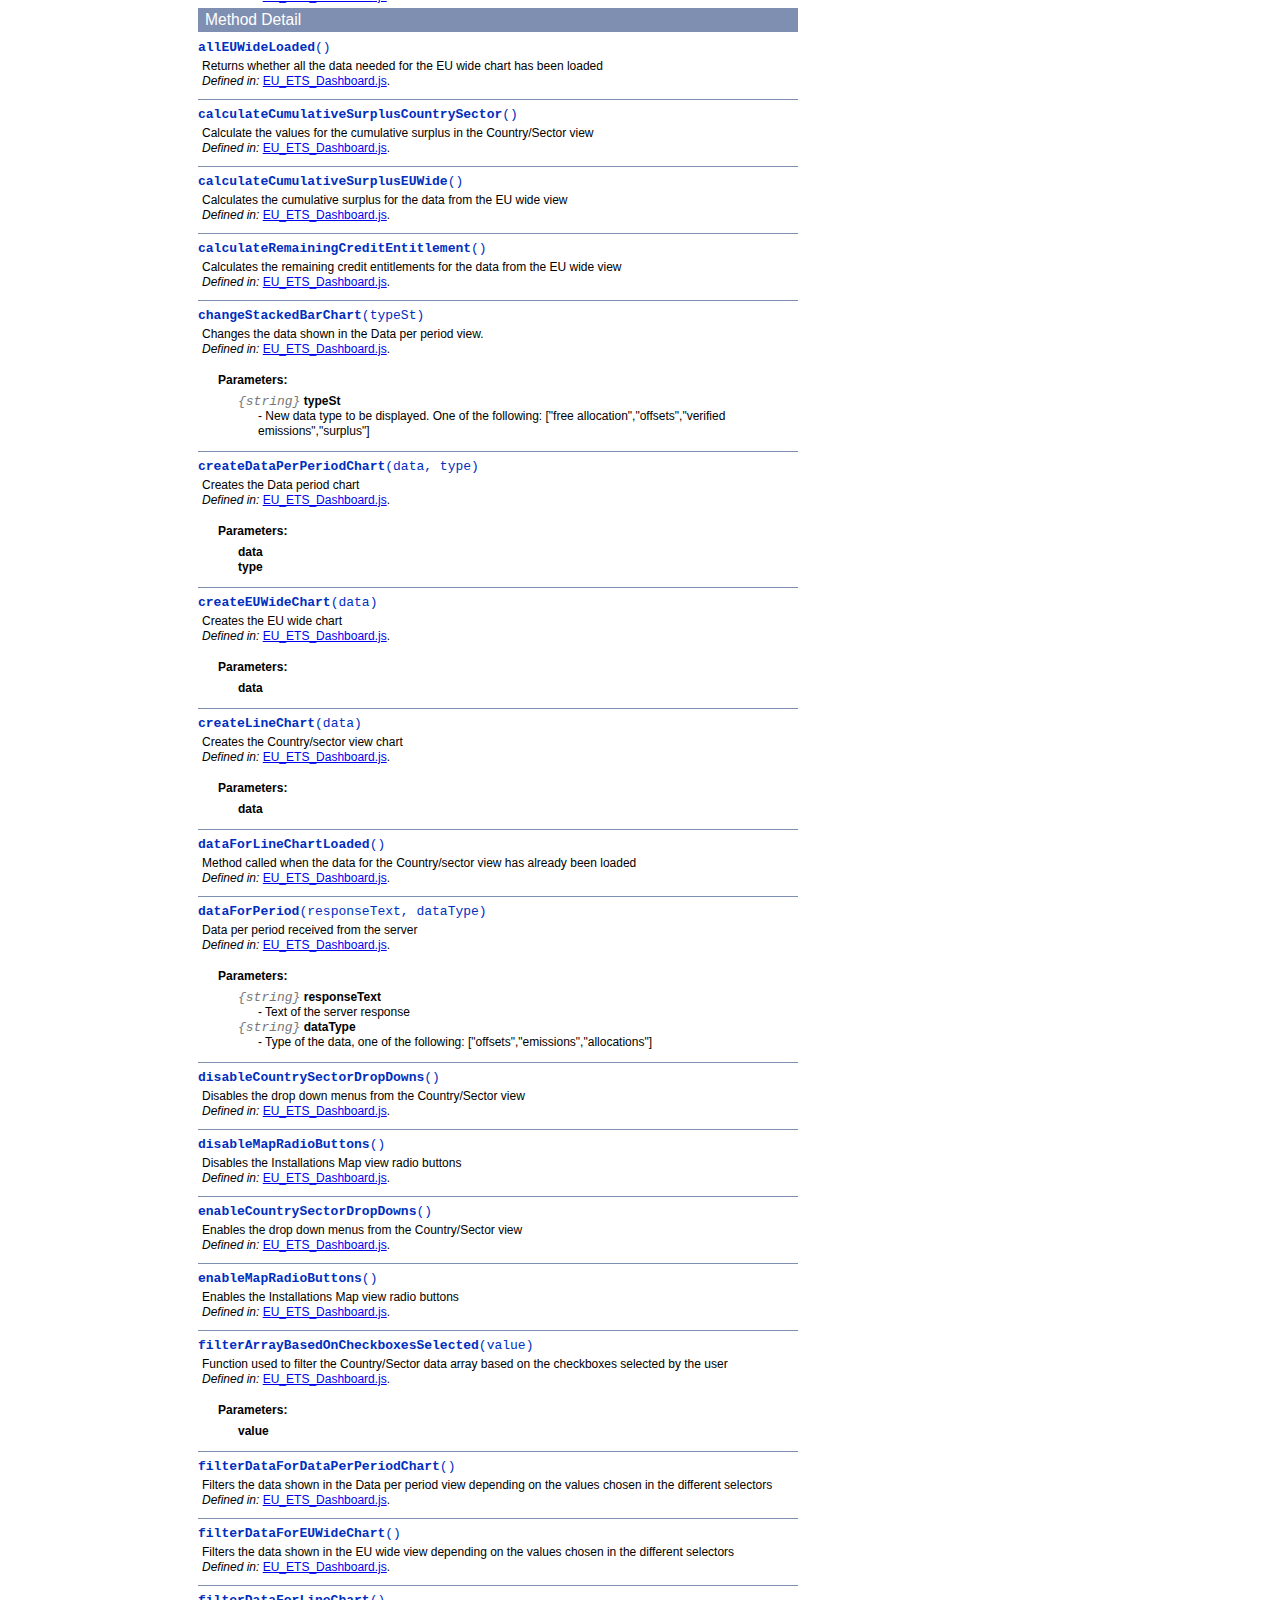
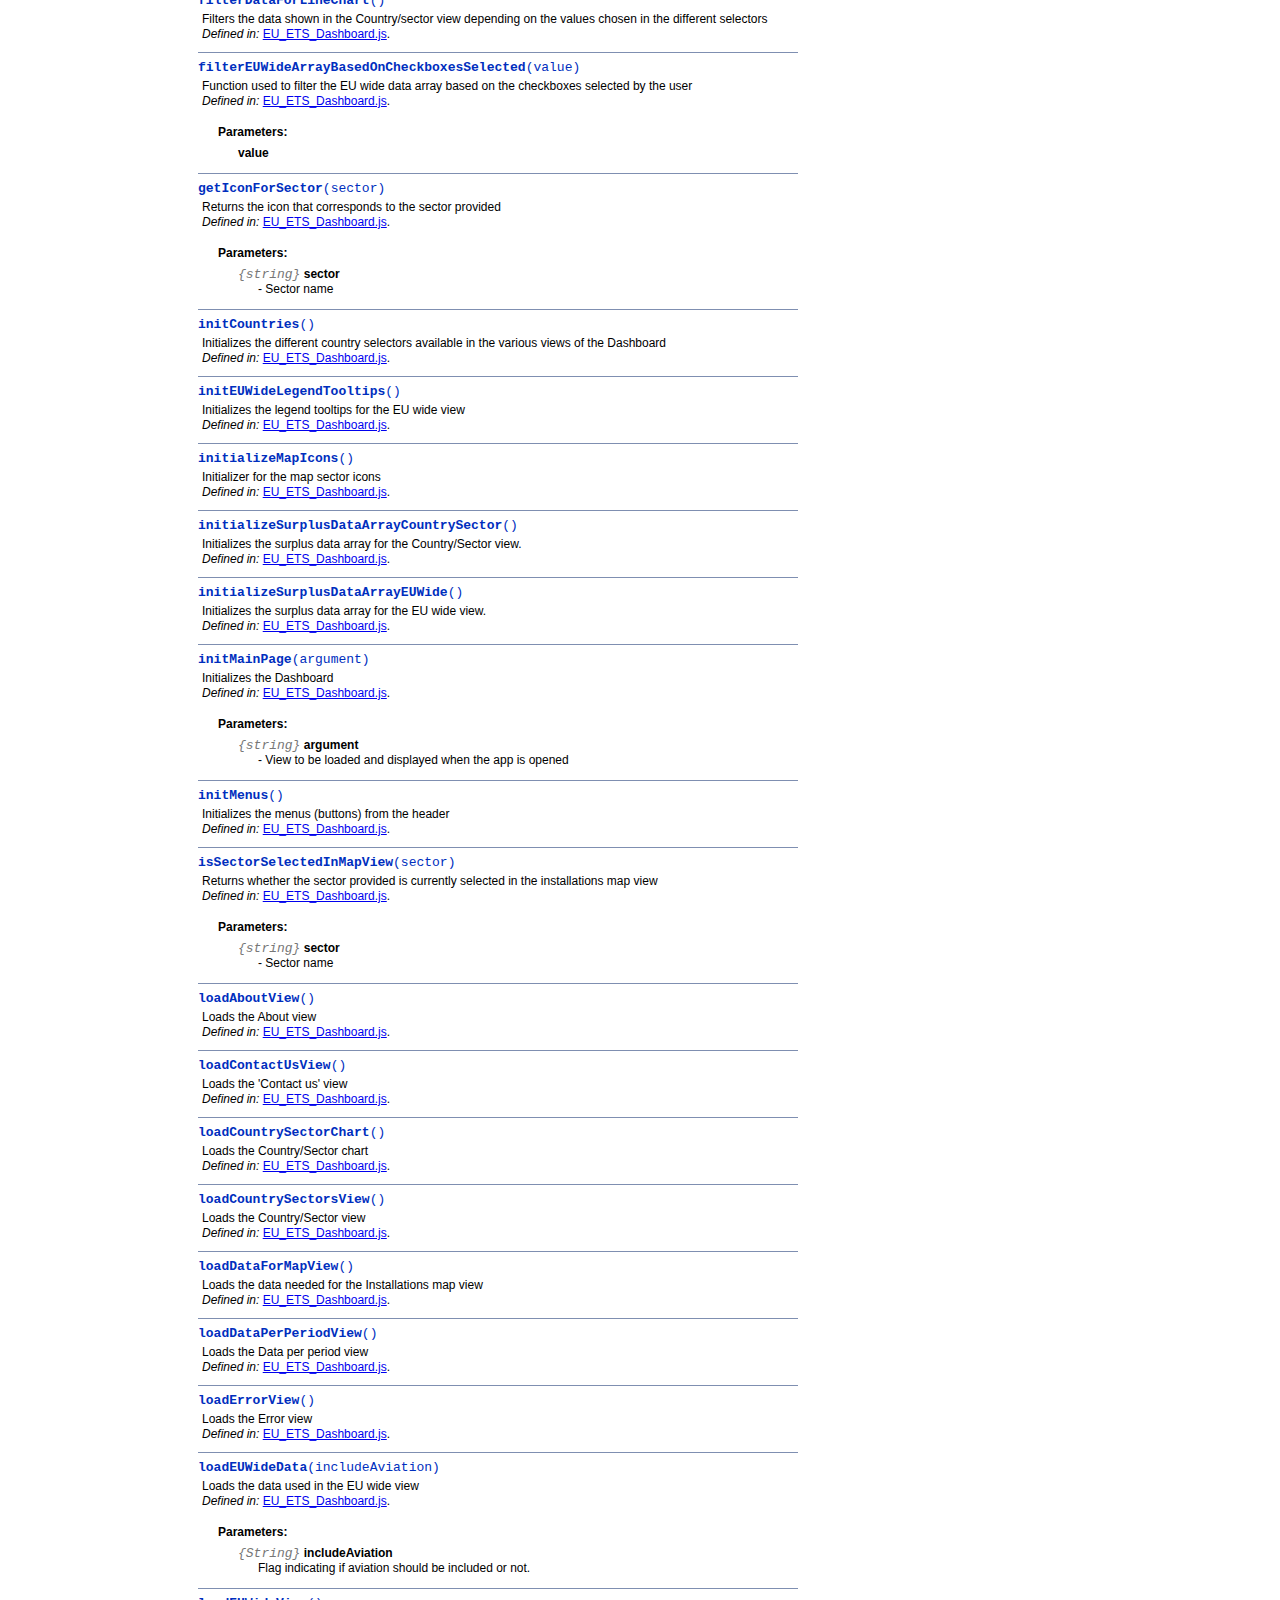
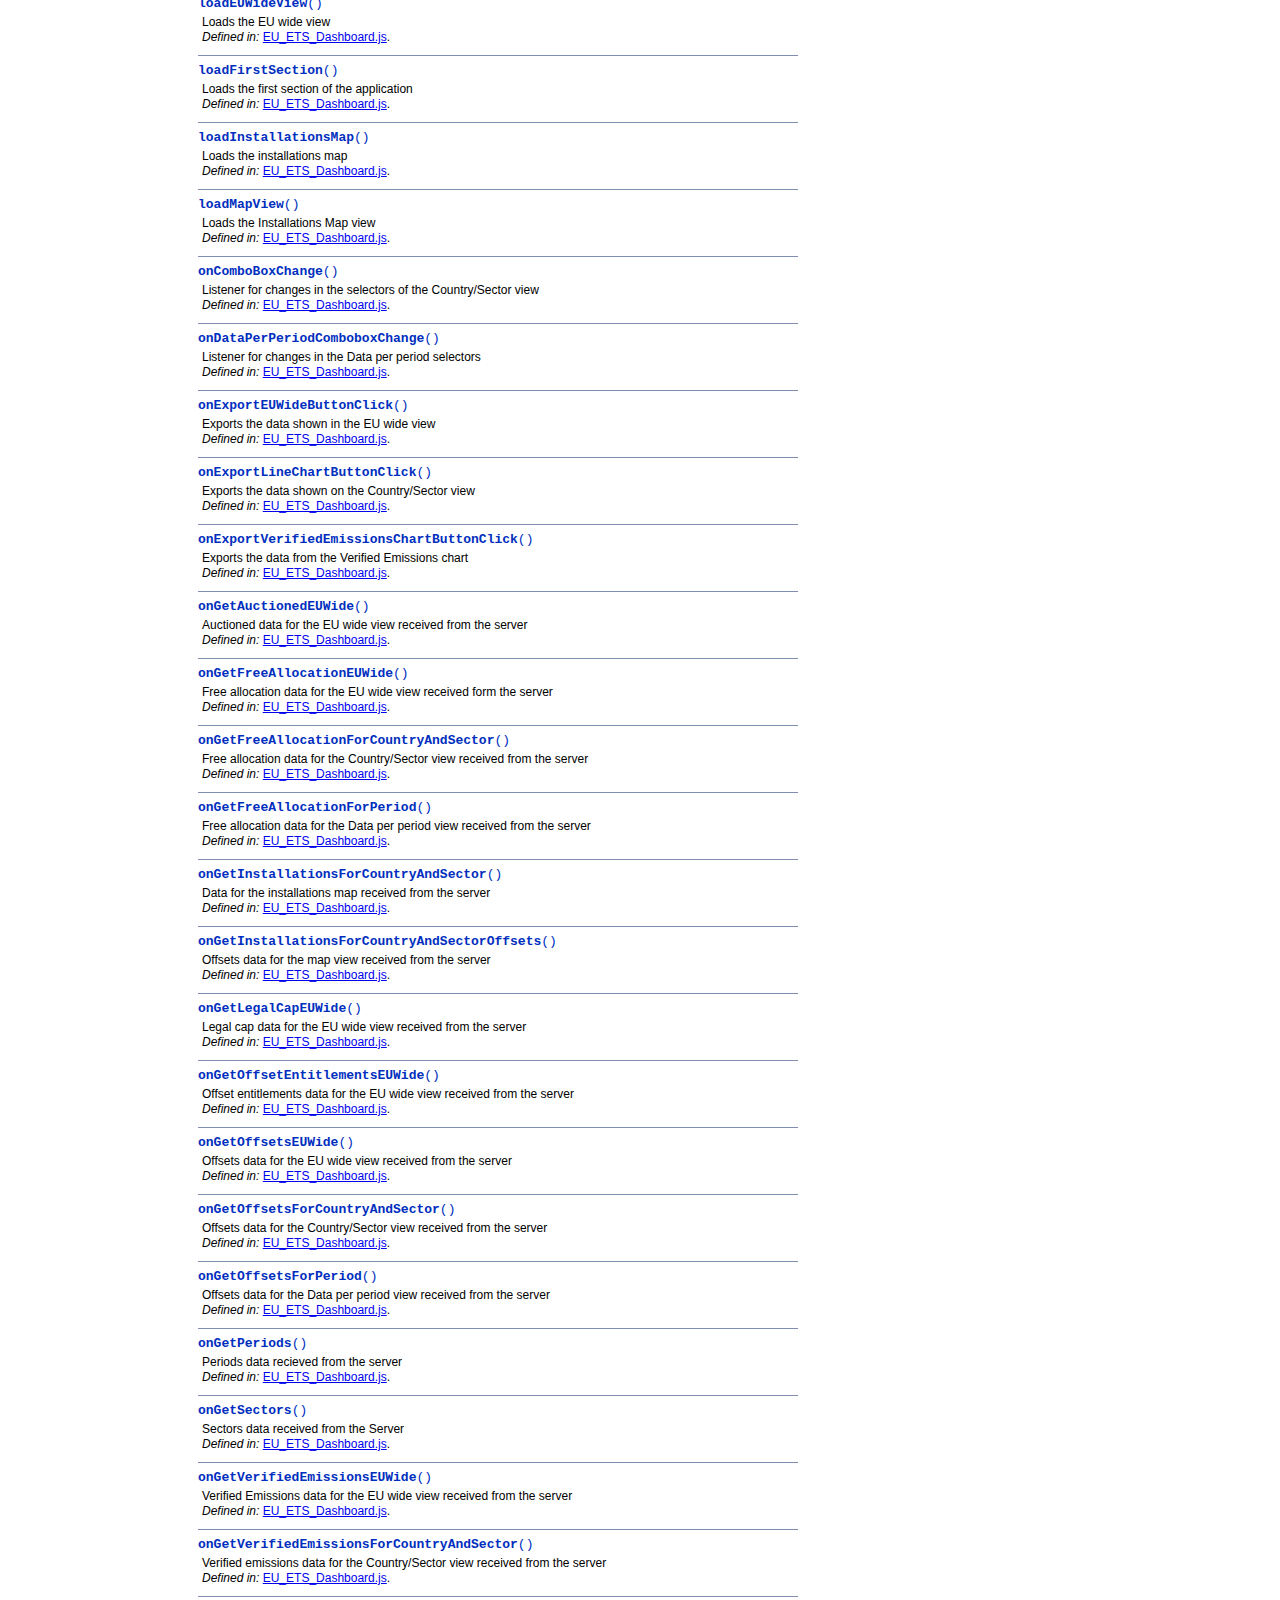
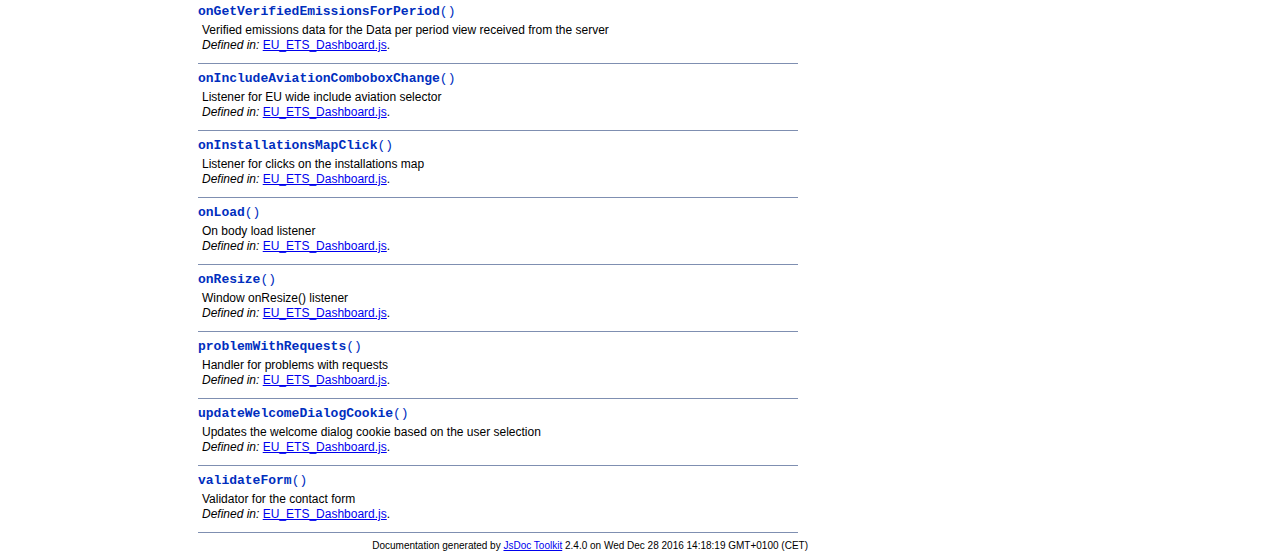
<file: docs/symbols/_global_.html>
<!DOCTYPE html PUBLIC "-//W3C//DTD XHTML 1.0 Transitional//EN"
        "http://www.w3.org/TR/xhtml1/DTD/xhtml1-transitional.dtd">
<html xmlns="http://www.w3.org/1999/xhtml" xml:lang="en" lang="en">
	<head>
		<meta http-equiv="content-type" content="text/html; charset=utf-8" />
		<meta name="generator" content="JsDoc Toolkit" />
		
		<title>JsDoc Reference - _global_</title>

		<style type="text/css">
			/* default.css */
body
{
	font: 12px "Lucida Grande", Tahoma, Arial, Helvetica, sans-serif;
	width: 800px;
}

.header
{
	clear: both;
	background-color: #ccc;
	padding: 8px;
}

h1
{
	font-size: 150%;
	font-weight: bold;
	padding: 0;
	margin: 1em 0 0 .3em;
}

hr
{
	border: none 0;
	border-top: 1px solid #7F8FB1;
	height: 1px;
}

pre.code
{
	display: block;
	padding: 8px;
	border: 1px dashed #ccc;
}

#index
{
	margin-top: 24px;
	float: left;
	width: 160px;
	position: absolute;
	left: 8px;
	background-color: #F3F3F3;
	padding: 8px;
}

#content
{
	margin-left: 190px;
	width: 600px;
}

.classList
{
	list-style-type: none;
	padding: 0;
	margin: 0 0 0 8px;
	font-family: arial, sans-serif;
	font-size: 1em;
	overflow: auto;
}

.classList li
{
	padding: 0;
	margin: 0 0 8px 0;
}

.summaryTable { width: 100%; }

h1.classTitle
{
	font-size:170%;
	line-height:130%;
}

h2 { font-size: 110%; }
caption, div.sectionTitle
{
	background-color: #7F8FB1;
	color: #fff;
	font-size:130%;
	text-align: left;
	padding: 2px 6px 2px 6px;
	border: 1px #7F8FB1 solid;
}

div.sectionTitle { margin-bottom: 8px; }
.summaryTable thead { display: none; }

.summaryTable td
{
	vertical-align: top;
	padding: 4px;
	border-bottom: 1px #7F8FB1 solid;
	border-right: 1px #7F8FB1 solid;
}

/*col#summaryAttributes {}*/
.summaryTable td.attributes
{
	border-left: 1px #7F8FB1 solid;
	width: 140px;
	text-align: right;
}

td.attributes, .fixedFont
{
	line-height: 15px;
	color: #002EBE;
	font-family: "Courier New",Courier,monospace;
	font-size: 13px;
}

.summaryTable td.nameDescription
{
	text-align: left;
	font-size: 13px;
	line-height: 15px;
}

.summaryTable td.nameDescription, .description
{
	line-height: 15px;
	padding: 4px;
	padding-left: 4px;
}

.summaryTable { margin-bottom: 8px; }

ul.inheritsList
{
	list-style: square;
	margin-left: 20px;
	padding-left: 0;
}

.detailList {
	margin-left: 20px; 
	line-height: 15px;
}
.detailList dt { margin-left: 20px; }

.detailList .heading
{
	font-weight: bold;
	padding-bottom: 6px;
	margin-left: 0;
}

.light, td.attributes, .light a:link, .light a:visited
{
	color: #777;
	font-style: italic;
}

.fineprint
{
	text-align: right;
	font-size: 10px;
}
		</style>
	</head>

	<body>
<!-- ============================== header ================================= -->	
		<!-- begin static/header.html -->
		<div id="header">
</div>
		<!-- end static/header.html -->

<!-- ============================== classes index ============================ -->
		<div id="index">
			<!-- begin publish.classesIndex -->
			<div align="center"><a href="../index.html">Class Index</a>
| <a href="../files.html">File Index</a></div>
<hr />
<h2>Classes</h2>
<ul class="classList">
	
	<li><i><a href="../symbols/_global_.html">_global_</a></i></li>
	
</ul>
<hr />
			<!-- end publish.classesIndex -->
		</div>
		
		<div id="content">
<!-- ============================== class title ============================ -->
			<h1 class="classTitle">
				
				Built-In Namespace _global_
			</h1>

<!-- ============================== class summary ========================== -->			
			<p class="description">
				
				
			
				
				
				
			</p>

<!-- ============================== constructor summary ==================== -->			
			

<!-- ============================== properties summary ===================== -->
			
				
				
				<table class="summaryTable" cellspacing="0" summary="A summary of the fields documented in the class _global_.">
					<caption>Field Summary</caption>
					<thead>
						<tr>
							<th scope="col">Field Attributes</th>
							<th scope="col">Field Name and Description</th>
						</tr>
					</thead>
					<tbody>
					
						<tr>
							<td class="attributes">&nbsp;</td>
							<td class="nameDescription">
								<div class="fixedFont">
								<b><a href="../symbols/_global_.html#ALL_PERIODS_ARRAY">ALL_PERIODS_ARRAY</a></b>
								</div>
								<div class="description">Array including all periods used in the Dashboard</div>
							</td>
						</tr>
					
						<tr>
							<td class="attributes">&nbsp;</td>
							<td class="nameDescription">
								<div class="fixedFont">
								<b><a href="../symbols/_global_.html#countries">countries</a></b>
								</div>
								<div class="description">Countries array</div>
							</td>
						</tr>
					
						<tr>
							<td class="attributes">&nbsp;</td>
							<td class="nameDescription">
								<div class="fixedFont">
								<b><a href="../symbols/_global_.html#countriesLoaded">countriesLoaded</a></b>
								</div>
								<div class="description">Countries loaded flag</div>
							</td>
						</tr>
					
						<tr>
							<td class="attributes">&nbsp;</td>
							<td class="nameDescription">
								<div class="fixedFont">
								<b><a href="../symbols/_global_.html#doNotShowWelcomeDialogAgainCookieName">doNotShowWelcomeDialogAgainCookieName</a></b>
								</div>
								<div class="description">Cookie used to store whether the user wants to show the welcome dialog or not</div>
							</td>
						</tr>
					
						<tr>
							<td class="attributes">&nbsp;</td>
							<td class="nameDescription">
								<div class="fixedFont">
								<b><a href="../symbols/_global_.html#EU_COUNTRIES_ARRAY">EU_COUNTRIES_ARRAY</a></b>
								</div>
								<div class="description">Array including all country names</div>
							</td>
						</tr>
					
						<tr>
							<td class="attributes">&nbsp;</td>
							<td class="nameDescription">
								<div class="fixedFont">
								<b><a href="../symbols/_global_.html#EU_WIDE_LEGEND_VALUES">EU_WIDE_LEGEND_VALUES</a></b>
								</div>
								<div class="description">Values used in the legend of the EU wide chart</div>
							</td>
						</tr>
					
						<tr>
							<td class="attributes">&nbsp;</td>
							<td class="nameDescription">
								<div class="fixedFont">
								<b><a href="../symbols/_global_.html#firstSectionToLoad">firstSectionToLoad</a></b>
								</div>
								<div class="description">This var indicates the first section that should be loaded and displayed
when the application is opened for the first time</div>
							</td>
						</tr>
					
						<tr>
							<td class="attributes">&nbsp;</td>
							<td class="nameDescription">
								<div class="fixedFont">
								<b><a href="../symbols/_global_.html#installations_map">installations_map</a></b>
								</div>
								<div class="description">Installations map var</div>
							</td>
						</tr>
					
						<tr>
							<td class="attributes">&nbsp;</td>
							<td class="nameDescription">
								<div class="fixedFont">
								<b><a href="../symbols/_global_.html#INSTALLATIONS_MAP_INITIAL_ZOOM">INSTALLATIONS_MAP_INITIAL_ZOOM</a></b>
								</div>
								<div class="description">Initial zoom value for the installations map</div>
							</td>
						</tr>
					
						<tr>
							<td class="attributes">&nbsp;</td>
							<td class="nameDescription">
								<div class="fixedFont">
								<b><a href="../symbols/_global_.html#ironAndSteelWarningDialog">ironAndSteelWarningDialog</a></b>
								</div>
								<div class="description">Dialog shown whenever the sector 'Iron and Steel' is selected on the 
installations map view</div>
							</td>
						</tr>
					
						<tr>
							<td class="attributes">&nbsp;</td>
							<td class="nameDescription">
								<div class="fixedFont">
								<b><a href="../symbols/_global_.html#map_color_scale">map_color_scale</a></b>
								</div>
								<div class="description">Color scale used in the installations map</div>
							</td>
						</tr>
					
						<tr>
							<td class="attributes">&nbsp;</td>
							<td class="nameDescription">
								<div class="fixedFont">
								<b><a href="../symbols/_global_.html#map_opened_for_the_first_time">map_opened_for_the_first_time</a></b>
								</div>
								<div class="description">Flag indicating if the map view is going to be opened for the first time 
since the application started</div>
							</td>
						</tr>
					
						<tr>
							<td class="attributes">&nbsp;</td>
							<td class="nameDescription">
								<div class="fixedFont">
								<b><a href="../symbols/_global_.html#map_size_scale">map_size_scale</a></b>
								</div>
								<div class="description">Size scale used in the installations map</div>
							</td>
						</tr>
					
						<tr>
							<td class="attributes">&nbsp;</td>
							<td class="nameDescription">
								<div class="fixedFont">
								<b><a href="../symbols/_global_.html#map_surplus_selected">map_surplus_selected</a></b>
								</div>
								<div class="description">Flag indicating if the surplus option in the map view is currently selected</div>
							</td>
						</tr>
					
						<tr>
							<td class="attributes">&nbsp;</td>
							<td class="nameDescription">
								<div class="fixedFont">
								<b><a href="../symbols/_global_.html#MARKERS_SIZE_RANGE">MARKERS_SIZE_RANGE</a></b>
								</div>
								<div class="description">Size range used for markers on the map</div>
							</td>
						</tr>
					
						<tr>
							<td class="attributes">&nbsp;</td>
							<td class="nameDescription">
								<div class="fixedFont">
								<b><a href="../symbols/_global_.html#periods">periods</a></b>
								</div>
								<div class="description">Periods array</div>
							</td>
						</tr>
					
						<tr>
							<td class="attributes">&nbsp;</td>
							<td class="nameDescription">
								<div class="fixedFont">
								<b><a href="../symbols/_global_.html#periodsLoaded">periodsLoaded</a></b>
								</div>
								<div class="description">Periods loaded flag</div>
							</td>
						</tr>
					
						<tr>
							<td class="attributes">&nbsp;</td>
							<td class="nameDescription">
								<div class="fixedFont">
								<b><a href="../symbols/_global_.html#pulpAndPaperWarningDialog">pulpAndPaperWarningDialog</a></b>
								</div>
								<div class="description">Dialog shown whenever the sector 'Pulp and Paper' is selected on the 
installations map view</div>
							</td>
						</tr>
					
						<tr>
							<td class="attributes">&nbsp;</td>
							<td class="nameDescription">
								<div class="fixedFont">
								<b><a href="../symbols/_global_.html#sectors">sectors</a></b>
								</div>
								<div class="description">Sectors array</div>
							</td>
						</tr>
					
						<tr>
							<td class="attributes">&nbsp;</td>
							<td class="nameDescription">
								<div class="fixedFont">
								<b><a href="../symbols/_global_.html#SECTORS_ARRAY">SECTORS_ARRAY</a></b>
								</div>
								<div class="description">Array including all sector names</div>
							</td>
						</tr>
					
						<tr>
							<td class="attributes">&nbsp;</td>
							<td class="nameDescription">
								<div class="fixedFont">
								<b><a href="../symbols/_global_.html#sectorsLoaded">sectorsLoaded</a></b>
								</div>
								<div class="description">Sectors loaded flag</div>
							</td>
						</tr>
					
						<tr>
							<td class="attributes">&nbsp;</td>
							<td class="nameDescription">
								<div class="fixedFont">
								<b><a href="../symbols/_global_.html#surplus_map_opened_for_the_first_time">surplus_map_opened_for_the_first_time</a></b>
								</div>
								<div class="description">Flag indicating if the surplus option from the map view is going to be opened
for the first time since the application started</div>
							</td>
						</tr>
					
						<tr>
							<td class="attributes">&nbsp;</td>
							<td class="nameDescription">
								<div class="fixedFont">
								<b><a href="../symbols/_global_.html#surplusMapViewDialog">surplusMapViewDialog</a></b>
								</div>
								<div class="description">Dialog shown whenever the surplus view is selected on the 
installations map</div>
							</td>
						</tr>
					
						<tr>
							<td class="attributes">&nbsp;</td>
							<td class="nameDescription">
								<div class="fixedFont">
								<b><a href="../symbols/_global_.html#welcomeMapViewDialog">welcomeMapViewDialog</a></b>
								</div>
								<div class="description">Dialog shown when the map is opened for the first time</div>
							</td>
						</tr>
					
					</tbody>
				</table>
				
				
				
			

<!-- ============================== methods summary ======================== -->
			
				
				
				<table class="summaryTable" cellspacing="0" summary="A summary of the methods documented in the class _global_.">
					<caption>Method Summary</caption>
					<thead>
						<tr>
							<th scope="col">Method Attributes</th>
							<th scope="col">Method Name and Description</th>
						</tr>
					</thead>
					<tbody>
					
						<tr>
							<td class="attributes">&nbsp;</td>
							<td class="nameDescription">
								<div class="fixedFont"><b><a href="../symbols/_global_.html#allEUWideLoaded">allEUWideLoaded</a></b>()
								</div>
								<div class="description">Returns whether all the data needed for the EU wide chart has been loaded</div>
							</td>
						</tr>
					
						<tr>
							<td class="attributes">&nbsp;</td>
							<td class="nameDescription">
								<div class="fixedFont"><b><a href="../symbols/_global_.html#calculateCumulativeSurplusCountrySector">calculateCumulativeSurplusCountrySector</a></b>()
								</div>
								<div class="description">Calculate the values for the cumulative surplus in the Country/Sector view</div>
							</td>
						</tr>
					
						<tr>
							<td class="attributes">&nbsp;</td>
							<td class="nameDescription">
								<div class="fixedFont"><b><a href="../symbols/_global_.html#calculateCumulativeSurplusEUWide">calculateCumulativeSurplusEUWide</a></b>()
								</div>
								<div class="description">Calculates the cumulative surplus for the data from the EU wide view</div>
							</td>
						</tr>
					
						<tr>
							<td class="attributes">&nbsp;</td>
							<td class="nameDescription">
								<div class="fixedFont"><b><a href="../symbols/_global_.html#calculateRemainingCreditEntitlement">calculateRemainingCreditEntitlement</a></b>()
								</div>
								<div class="description">Calculates the remaining credit entitlements for the data from the EU wide view</div>
							</td>
						</tr>
					
						<tr>
							<td class="attributes">&nbsp;</td>
							<td class="nameDescription">
								<div class="fixedFont"><b><a href="../symbols/_global_.html#changeStackedBarChart">changeStackedBarChart</a></b>(typeSt)
								</div>
								<div class="description">Changes the data shown in the Data per period view.</div>
							</td>
						</tr>
					
						<tr>
							<td class="attributes">&nbsp;</td>
							<td class="nameDescription">
								<div class="fixedFont"><b><a href="../symbols/_global_.html#createDataPerPeriodChart">createDataPerPeriodChart</a></b>(data, type)
								</div>
								<div class="description">Creates the Data period chart</div>
							</td>
						</tr>
					
						<tr>
							<td class="attributes">&nbsp;</td>
							<td class="nameDescription">
								<div class="fixedFont"><b><a href="../symbols/_global_.html#createEUWideChart">createEUWideChart</a></b>(data)
								</div>
								<div class="description">Creates the EU wide chart</div>
							</td>
						</tr>
					
						<tr>
							<td class="attributes">&nbsp;</td>
							<td class="nameDescription">
								<div class="fixedFont"><b><a href="../symbols/_global_.html#createLineChart">createLineChart</a></b>(data)
								</div>
								<div class="description">Creates the Country/sector view chart</div>
							</td>
						</tr>
					
						<tr>
							<td class="attributes">&nbsp;</td>
							<td class="nameDescription">
								<div class="fixedFont"><b><a href="../symbols/_global_.html#dataForLineChartLoaded">dataForLineChartLoaded</a></b>()
								</div>
								<div class="description">Method called when the data for the Country/sector view has already been loaded</div>
							</td>
						</tr>
					
						<tr>
							<td class="attributes">&nbsp;</td>
							<td class="nameDescription">
								<div class="fixedFont"><b><a href="../symbols/_global_.html#dataForPeriod">dataForPeriod</a></b>(responseText, dataType)
								</div>
								<div class="description">Data per period received from the server</div>
							</td>
						</tr>
					
						<tr>
							<td class="attributes">&nbsp;</td>
							<td class="nameDescription">
								<div class="fixedFont"><b><a href="../symbols/_global_.html#disableCountrySectorDropDowns">disableCountrySectorDropDowns</a></b>()
								</div>
								<div class="description">Disables the drop down menus from the Country/Sector view</div>
							</td>
						</tr>
					
						<tr>
							<td class="attributes">&nbsp;</td>
							<td class="nameDescription">
								<div class="fixedFont"><b><a href="../symbols/_global_.html#disableMapRadioButtons">disableMapRadioButtons</a></b>()
								</div>
								<div class="description">Disables the Installations Map view radio buttons</div>
							</td>
						</tr>
					
						<tr>
							<td class="attributes">&nbsp;</td>
							<td class="nameDescription">
								<div class="fixedFont"><b><a href="../symbols/_global_.html#enableCountrySectorDropDowns">enableCountrySectorDropDowns</a></b>()
								</div>
								<div class="description">Enables the drop down menus from the Country/Sector view</div>
							</td>
						</tr>
					
						<tr>
							<td class="attributes">&nbsp;</td>
							<td class="nameDescription">
								<div class="fixedFont"><b><a href="../symbols/_global_.html#enableMapRadioButtons">enableMapRadioButtons</a></b>()
								</div>
								<div class="description">Enables the Installations Map view radio buttons</div>
							</td>
						</tr>
					
						<tr>
							<td class="attributes">&nbsp;</td>
							<td class="nameDescription">
								<div class="fixedFont"><b><a href="../symbols/_global_.html#filterArrayBasedOnCheckboxesSelected">filterArrayBasedOnCheckboxesSelected</a></b>(value)
								</div>
								<div class="description">Function used to filter the Country/Sector data array based on the checkboxes selected by the user</div>
							</td>
						</tr>
					
						<tr>
							<td class="attributes">&nbsp;</td>
							<td class="nameDescription">
								<div class="fixedFont"><b><a href="../symbols/_global_.html#filterDataForDataPerPeriodChart">filterDataForDataPerPeriodChart</a></b>()
								</div>
								<div class="description">Filters the data shown in the Data per period view depending on the values
chosen in the different selectors</div>
							</td>
						</tr>
					
						<tr>
							<td class="attributes">&nbsp;</td>
							<td class="nameDescription">
								<div class="fixedFont"><b><a href="../symbols/_global_.html#filterDataForEUWideChart">filterDataForEUWideChart</a></b>()
								</div>
								<div class="description">Filters the data shown in the EU wide view depending on the values
chosen in the different selectors</div>
							</td>
						</tr>
					
						<tr>
							<td class="attributes">&nbsp;</td>
							<td class="nameDescription">
								<div class="fixedFont"><b><a href="../symbols/_global_.html#filterDataForLineChart">filterDataForLineChart</a></b>()
								</div>
								<div class="description">Filters the data shown in the Country/sector view depending on the values
chosen in the different selectors</div>
							</td>
						</tr>
					
						<tr>
							<td class="attributes">&nbsp;</td>
							<td class="nameDescription">
								<div class="fixedFont"><b><a href="../symbols/_global_.html#filterEUWideArrayBasedOnCheckboxesSelected">filterEUWideArrayBasedOnCheckboxesSelected</a></b>(value)
								</div>
								<div class="description">Function used to filter the EU wide data array based on the checkboxes selected by the user</div>
							</td>
						</tr>
					
						<tr>
							<td class="attributes">&nbsp;</td>
							<td class="nameDescription">
								<div class="fixedFont"><b><a href="../symbols/_global_.html#getIconForSector">getIconForSector</a></b>(sector)
								</div>
								<div class="description">Returns the icon that corresponds to the sector provided</div>
							</td>
						</tr>
					
						<tr>
							<td class="attributes">&nbsp;</td>
							<td class="nameDescription">
								<div class="fixedFont"><b><a href="../symbols/_global_.html#initCountries">initCountries</a></b>()
								</div>
								<div class="description">Initializes the different country selectors available in the various views of the Dashboard</div>
							</td>
						</tr>
					
						<tr>
							<td class="attributes">&nbsp;</td>
							<td class="nameDescription">
								<div class="fixedFont"><b><a href="../symbols/_global_.html#initEUWideLegendTooltips">initEUWideLegendTooltips</a></b>()
								</div>
								<div class="description">Initializes the legend tooltips for the EU wide view</div>
							</td>
						</tr>
					
						<tr>
							<td class="attributes">&nbsp;</td>
							<td class="nameDescription">
								<div class="fixedFont"><b><a href="../symbols/_global_.html#initializeMapIcons">initializeMapIcons</a></b>()
								</div>
								<div class="description">Initializer for the map sector icons</div>
							</td>
						</tr>
					
						<tr>
							<td class="attributes">&nbsp;</td>
							<td class="nameDescription">
								<div class="fixedFont"><b><a href="../symbols/_global_.html#initializeSurplusDataArrayCountrySector">initializeSurplusDataArrayCountrySector</a></b>()
								</div>
								<div class="description">Initializes the surplus data array for the Country/Sector view.</div>
							</td>
						</tr>
					
						<tr>
							<td class="attributes">&nbsp;</td>
							<td class="nameDescription">
								<div class="fixedFont"><b><a href="../symbols/_global_.html#initializeSurplusDataArrayEUWide">initializeSurplusDataArrayEUWide</a></b>()
								</div>
								<div class="description">Initializes the surplus data array for the EU wide view.</div>
							</td>
						</tr>
					
						<tr>
							<td class="attributes">&nbsp;</td>
							<td class="nameDescription">
								<div class="fixedFont"><b><a href="../symbols/_global_.html#initMainPage">initMainPage</a></b>(argument)
								</div>
								<div class="description">Initializes the Dashboard</div>
							</td>
						</tr>
					
						<tr>
							<td class="attributes">&nbsp;</td>
							<td class="nameDescription">
								<div class="fixedFont"><b><a href="../symbols/_global_.html#initMenus">initMenus</a></b>()
								</div>
								<div class="description">Initializes the menus (buttons) from the header</div>
							</td>
						</tr>
					
						<tr>
							<td class="attributes">&nbsp;</td>
							<td class="nameDescription">
								<div class="fixedFont"><b><a href="../symbols/_global_.html#isSectorSelectedInMapView">isSectorSelectedInMapView</a></b>(sector)
								</div>
								<div class="description">Returns whether the sector provided is currently selected in the installations map view</div>
							</td>
						</tr>
					
						<tr>
							<td class="attributes">&nbsp;</td>
							<td class="nameDescription">
								<div class="fixedFont"><b><a href="../symbols/_global_.html#loadAboutView">loadAboutView</a></b>()
								</div>
								<div class="description">Loads the About view</div>
							</td>
						</tr>
					
						<tr>
							<td class="attributes">&nbsp;</td>
							<td class="nameDescription">
								<div class="fixedFont"><b><a href="../symbols/_global_.html#loadContactUsView">loadContactUsView</a></b>()
								</div>
								<div class="description">Loads the 'Contact us' view</div>
							</td>
						</tr>
					
						<tr>
							<td class="attributes">&nbsp;</td>
							<td class="nameDescription">
								<div class="fixedFont"><b><a href="../symbols/_global_.html#loadCountrySectorChart">loadCountrySectorChart</a></b>()
								</div>
								<div class="description">Loads the Country/Sector chart</div>
							</td>
						</tr>
					
						<tr>
							<td class="attributes">&nbsp;</td>
							<td class="nameDescription">
								<div class="fixedFont"><b><a href="../symbols/_global_.html#loadCountrySectorsView">loadCountrySectorsView</a></b>()
								</div>
								<div class="description">Loads the Country/Sector view</div>
							</td>
						</tr>
					
						<tr>
							<td class="attributes">&nbsp;</td>
							<td class="nameDescription">
								<div class="fixedFont"><b><a href="../symbols/_global_.html#loadDataForMapView">loadDataForMapView</a></b>()
								</div>
								<div class="description">Loads the data needed for the Installations map view</div>
							</td>
						</tr>
					
						<tr>
							<td class="attributes">&nbsp;</td>
							<td class="nameDescription">
								<div class="fixedFont"><b><a href="../symbols/_global_.html#loadDataPerPeriodView">loadDataPerPeriodView</a></b>()
								</div>
								<div class="description">Loads the Data per period view</div>
							</td>
						</tr>
					
						<tr>
							<td class="attributes">&nbsp;</td>
							<td class="nameDescription">
								<div class="fixedFont"><b><a href="../symbols/_global_.html#loadErrorView">loadErrorView</a></b>()
								</div>
								<div class="description">Loads the Error view</div>
							</td>
						</tr>
					
						<tr>
							<td class="attributes">&nbsp;</td>
							<td class="nameDescription">
								<div class="fixedFont"><b><a href="../symbols/_global_.html#loadEUWideData">loadEUWideData</a></b>(includeAviation)
								</div>
								<div class="description">Loads the data used in the EU wide view</div>
							</td>
						</tr>
					
						<tr>
							<td class="attributes">&nbsp;</td>
							<td class="nameDescription">
								<div class="fixedFont"><b><a href="../symbols/_global_.html#loadEUWideView">loadEUWideView</a></b>()
								</div>
								<div class="description">Loads the EU wide view</div>
							</td>
						</tr>
					
						<tr>
							<td class="attributes">&nbsp;</td>
							<td class="nameDescription">
								<div class="fixedFont"><b><a href="../symbols/_global_.html#loadFirstSection">loadFirstSection</a></b>()
								</div>
								<div class="description">Loads the first section of the application</div>
							</td>
						</tr>
					
						<tr>
							<td class="attributes">&nbsp;</td>
							<td class="nameDescription">
								<div class="fixedFont"><b><a href="../symbols/_global_.html#loadInstallationsMap">loadInstallationsMap</a></b>()
								</div>
								<div class="description">Loads the installations map</div>
							</td>
						</tr>
					
						<tr>
							<td class="attributes">&nbsp;</td>
							<td class="nameDescription">
								<div class="fixedFont"><b><a href="../symbols/_global_.html#loadMapView">loadMapView</a></b>()
								</div>
								<div class="description">Loads the Installations Map view</div>
							</td>
						</tr>
					
						<tr>
							<td class="attributes">&nbsp;</td>
							<td class="nameDescription">
								<div class="fixedFont"><b><a href="../symbols/_global_.html#onComboBoxChange">onComboBoxChange</a></b>()
								</div>
								<div class="description">Listener for changes in the selectors of the Country/Sector view</div>
							</td>
						</tr>
					
						<tr>
							<td class="attributes">&nbsp;</td>
							<td class="nameDescription">
								<div class="fixedFont"><b><a href="../symbols/_global_.html#onDataPerPeriodComboboxChange">onDataPerPeriodComboboxChange</a></b>()
								</div>
								<div class="description">Listener for changes in the Data per period selectors</div>
							</td>
						</tr>
					
						<tr>
							<td class="attributes">&nbsp;</td>
							<td class="nameDescription">
								<div class="fixedFont"><b><a href="../symbols/_global_.html#onExportEUWideButtonClick">onExportEUWideButtonClick</a></b>()
								</div>
								<div class="description">Exports the data shown in the EU wide view</div>
							</td>
						</tr>
					
						<tr>
							<td class="attributes">&nbsp;</td>
							<td class="nameDescription">
								<div class="fixedFont"><b><a href="../symbols/_global_.html#onExportLineChartButtonClick">onExportLineChartButtonClick</a></b>()
								</div>
								<div class="description">Exports the data shown on the Country/Sector view</div>
							</td>
						</tr>
					
						<tr>
							<td class="attributes">&nbsp;</td>
							<td class="nameDescription">
								<div class="fixedFont"><b><a href="../symbols/_global_.html#onExportVerifiedEmissionsChartButtonClick">onExportVerifiedEmissionsChartButtonClick</a></b>()
								</div>
								<div class="description">Exports the data from the Verified Emissions chart</div>
							</td>
						</tr>
					
						<tr>
							<td class="attributes">&nbsp;</td>
							<td class="nameDescription">
								<div class="fixedFont"><b><a href="../symbols/_global_.html#onGetAuctionedEUWide">onGetAuctionedEUWide</a></b>()
								</div>
								<div class="description">Auctioned data for the EU wide view received from the server</div>
							</td>
						</tr>
					
						<tr>
							<td class="attributes">&nbsp;</td>
							<td class="nameDescription">
								<div class="fixedFont"><b><a href="../symbols/_global_.html#onGetFreeAllocationEUWide">onGetFreeAllocationEUWide</a></b>()
								</div>
								<div class="description">Free allocation data for the EU wide view received form the server</div>
							</td>
						</tr>
					
						<tr>
							<td class="attributes">&nbsp;</td>
							<td class="nameDescription">
								<div class="fixedFont"><b><a href="../symbols/_global_.html#onGetFreeAllocationForCountryAndSector">onGetFreeAllocationForCountryAndSector</a></b>()
								</div>
								<div class="description">Free allocation data for the Country/Sector view received from the server</div>
							</td>
						</tr>
					
						<tr>
							<td class="attributes">&nbsp;</td>
							<td class="nameDescription">
								<div class="fixedFont"><b><a href="../symbols/_global_.html#onGetFreeAllocationForPeriod">onGetFreeAllocationForPeriod</a></b>()
								</div>
								<div class="description">Free allocation data for the Data per period view received from the server</div>
							</td>
						</tr>
					
						<tr>
							<td class="attributes">&nbsp;</td>
							<td class="nameDescription">
								<div class="fixedFont"><b><a href="../symbols/_global_.html#onGetInstallationsForCountryAndSector">onGetInstallationsForCountryAndSector</a></b>()
								</div>
								<div class="description">Data for the installations map received from the server</div>
							</td>
						</tr>
					
						<tr>
							<td class="attributes">&nbsp;</td>
							<td class="nameDescription">
								<div class="fixedFont"><b><a href="../symbols/_global_.html#onGetInstallationsForCountryAndSectorOffsets">onGetInstallationsForCountryAndSectorOffsets</a></b>()
								</div>
								<div class="description">Offsets data for the map view received from the server</div>
							</td>
						</tr>
					
						<tr>
							<td class="attributes">&nbsp;</td>
							<td class="nameDescription">
								<div class="fixedFont"><b><a href="../symbols/_global_.html#onGetLegalCapEUWide">onGetLegalCapEUWide</a></b>()
								</div>
								<div class="description">Legal cap data for the EU wide view received from the server</div>
							</td>
						</tr>
					
						<tr>
							<td class="attributes">&nbsp;</td>
							<td class="nameDescription">
								<div class="fixedFont"><b><a href="../symbols/_global_.html#onGetOffsetEntitlementsEUWide">onGetOffsetEntitlementsEUWide</a></b>()
								</div>
								<div class="description">Offset entitlements data for the EU wide view received from the server</div>
							</td>
						</tr>
					
						<tr>
							<td class="attributes">&nbsp;</td>
							<td class="nameDescription">
								<div class="fixedFont"><b><a href="../symbols/_global_.html#onGetOffsetsEUWide">onGetOffsetsEUWide</a></b>()
								</div>
								<div class="description">Offsets data for the EU wide view received from the server</div>
							</td>
						</tr>
					
						<tr>
							<td class="attributes">&nbsp;</td>
							<td class="nameDescription">
								<div class="fixedFont"><b><a href="../symbols/_global_.html#onGetOffsetsForCountryAndSector">onGetOffsetsForCountryAndSector</a></b>()
								</div>
								<div class="description">Offsets data for the Country/Sector view received from the server</div>
							</td>
						</tr>
					
						<tr>
							<td class="attributes">&nbsp;</td>
							<td class="nameDescription">
								<div class="fixedFont"><b><a href="../symbols/_global_.html#onGetOffsetsForPeriod">onGetOffsetsForPeriod</a></b>()
								</div>
								<div class="description">Offsets data for the Data per period view received from the server</div>
							</td>
						</tr>
					
						<tr>
							<td class="attributes">&nbsp;</td>
							<td class="nameDescription">
								<div class="fixedFont"><b><a href="../symbols/_global_.html#onGetPeriods">onGetPeriods</a></b>()
								</div>
								<div class="description">Periods data recieved from the server</div>
							</td>
						</tr>
					
						<tr>
							<td class="attributes">&nbsp;</td>
							<td class="nameDescription">
								<div class="fixedFont"><b><a href="../symbols/_global_.html#onGetSectors">onGetSectors</a></b>()
								</div>
								<div class="description">Sectors data received from the Server</div>
							</td>
						</tr>
					
						<tr>
							<td class="attributes">&nbsp;</td>
							<td class="nameDescription">
								<div class="fixedFont"><b><a href="../symbols/_global_.html#onGetVerifiedEmissionsEUWide">onGetVerifiedEmissionsEUWide</a></b>()
								</div>
								<div class="description">Verified Emissions data for the EU wide view received from the server</div>
							</td>
						</tr>
					
						<tr>
							<td class="attributes">&nbsp;</td>
							<td class="nameDescription">
								<div class="fixedFont"><b><a href="../symbols/_global_.html#onGetVerifiedEmissionsForCountryAndSector">onGetVerifiedEmissionsForCountryAndSector</a></b>()
								</div>
								<div class="description">Verified emissions data for the Country/Sector view received from the server</div>
							</td>
						</tr>
					
						<tr>
							<td class="attributes">&nbsp;</td>
							<td class="nameDescription">
								<div class="fixedFont"><b><a href="../symbols/_global_.html#onGetVerifiedEmissionsForPeriod">onGetVerifiedEmissionsForPeriod</a></b>()
								</div>
								<div class="description">Verified emissions data for the Data per period view received from the server</div>
							</td>
						</tr>
					
						<tr>
							<td class="attributes">&nbsp;</td>
							<td class="nameDescription">
								<div class="fixedFont"><b><a href="../symbols/_global_.html#onIncludeAviationComboboxChange">onIncludeAviationComboboxChange</a></b>()
								</div>
								<div class="description">Listener for EU wide include aviation selector</div>
							</td>
						</tr>
					
						<tr>
							<td class="attributes">&nbsp;</td>
							<td class="nameDescription">
								<div class="fixedFont"><b><a href="../symbols/_global_.html#onInstallationsMapClick">onInstallationsMapClick</a></b>()
								</div>
								<div class="description">Listener for clicks on the installations map</div>
							</td>
						</tr>
					
						<tr>
							<td class="attributes">&nbsp;</td>
							<td class="nameDescription">
								<div class="fixedFont"><b><a href="../symbols/_global_.html#onLoad">onLoad</a></b>()
								</div>
								<div class="description">On body load listener</div>
							</td>
						</tr>
					
						<tr>
							<td class="attributes">&nbsp;</td>
							<td class="nameDescription">
								<div class="fixedFont"><b><a href="../symbols/_global_.html#onResize">onResize</a></b>()
								</div>
								<div class="description">Window onResize() listener</div>
							</td>
						</tr>
					
						<tr>
							<td class="attributes">&nbsp;</td>
							<td class="nameDescription">
								<div class="fixedFont"><b><a href="../symbols/_global_.html#problemWithRequests">problemWithRequests</a></b>()
								</div>
								<div class="description">Handler for problems with requests</div>
							</td>
						</tr>
					
						<tr>
							<td class="attributes">&nbsp;</td>
							<td class="nameDescription">
								<div class="fixedFont"><b><a href="../symbols/_global_.html#updateWelcomeDialogCookie">updateWelcomeDialogCookie</a></b>()
								</div>
								<div class="description">Updates the welcome dialog cookie based on the user selection</div>
							</td>
						</tr>
					
						<tr>
							<td class="attributes">&nbsp;</td>
							<td class="nameDescription">
								<div class="fixedFont"><b><a href="../symbols/_global_.html#validateForm">validateForm</a></b>()
								</div>
								<div class="description">Validator for the contact form</div>
							</td>
						</tr>
					
					</tbody>
				</table>
				
				
				
			
<!-- ============================== events summary ======================== -->
			

<!-- ============================== constructor details ==================== -->		
			

<!-- ============================== field details ========================== -->		
			
				<div class="sectionTitle">
					Field Detail
				</div>
				
					<a name="ALL_PERIODS_ARRAY"> </a>
					<div class="fixedFont">
					
					
					<b>ALL_PERIODS_ARRAY</b>
					
					</div>
					<div class="description">
						Array including all periods used in the Dashboard
						
							<br />
							<i>Defined in: </i> <a href="../symbols/src/js_EU_ETS_Dashboard.js.html">EU_ETS_Dashboard.js</a>.
						
						
					</div>
					
					

						
						
						
						

					<hr />
				
					<a name="countries"> </a>
					<div class="fixedFont">
					
					
					<b>countries</b>
					
					</div>
					<div class="description">
						Countries array
						
							<br />
							<i>Defined in: </i> <a href="../symbols/src/js_EU_ETS_Dashboard.js.html">EU_ETS_Dashboard.js</a>.
						
						
					</div>
					
					

						
						
						
						

					<hr />
				
					<a name="countriesLoaded"> </a>
					<div class="fixedFont">
					
					
					<b>countriesLoaded</b>
					
					</div>
					<div class="description">
						Countries loaded flag
						
							<br />
							<i>Defined in: </i> <a href="../symbols/src/js_EU_ETS_Dashboard.js.html">EU_ETS_Dashboard.js</a>.
						
						
					</div>
					
					

						
						
						
						

					<hr />
				
					<a name="doNotShowWelcomeDialogAgainCookieName"> </a>
					<div class="fixedFont">
					
					
					<b>doNotShowWelcomeDialogAgainCookieName</b>
					
					</div>
					<div class="description">
						Cookie used to store whether the user wants to show the welcome dialog or not
						
							<br />
							<i>Defined in: </i> <a href="../symbols/src/js_EU_ETS_Dashboard.js.html">EU_ETS_Dashboard.js</a>.
						
						
					</div>
					
					

						
						
						
						

					<hr />
				
					<a name="EU_COUNTRIES_ARRAY"> </a>
					<div class="fixedFont">
					
					
					<b>EU_COUNTRIES_ARRAY</b>
					
					</div>
					<div class="description">
						Array including all country names
						
							<br />
							<i>Defined in: </i> <a href="../symbols/src/js_EU_ETS_Dashboard.js.html">EU_ETS_Dashboard.js</a>.
						
						
					</div>
					
					

						
						
						
						

					<hr />
				
					<a name="EU_WIDE_LEGEND_VALUES"> </a>
					<div class="fixedFont">
					
					
					<b>EU_WIDE_LEGEND_VALUES</b>
					
					</div>
					<div class="description">
						Values used in the legend of the EU wide chart
						
							<br />
							<i>Defined in: </i> <a href="../symbols/src/js_EU_ETS_Dashboard.js.html">EU_ETS_Dashboard.js</a>.
						
						
					</div>
					
					

						
						
						
						

					<hr />
				
					<a name="firstSectionToLoad"> </a>
					<div class="fixedFont">
					
					
					<b>firstSectionToLoad</b>
					
					</div>
					<div class="description">
						This var indicates the first section that should be loaded and displayed
when the application is opened for the first time
						
							<br />
							<i>Defined in: </i> <a href="../symbols/src/js_EU_ETS_Dashboard.js.html">EU_ETS_Dashboard.js</a>.
						
						
					</div>
					
					

						
						
						
						

					<hr />
				
					<a name="installations_map"> </a>
					<div class="fixedFont">
					
					
					<b>installations_map</b>
					
					</div>
					<div class="description">
						Installations map var
						
							<br />
							<i>Defined in: </i> <a href="../symbols/src/js_EU_ETS_Dashboard.js.html">EU_ETS_Dashboard.js</a>.
						
						
					</div>
					
					

						
						
						
						

					<hr />
				
					<a name="INSTALLATIONS_MAP_INITIAL_ZOOM"> </a>
					<div class="fixedFont">
					
					
					<b>INSTALLATIONS_MAP_INITIAL_ZOOM</b>
					
					</div>
					<div class="description">
						Initial zoom value for the installations map
						
							<br />
							<i>Defined in: </i> <a href="../symbols/src/js_EU_ETS_Dashboard.js.html">EU_ETS_Dashboard.js</a>.
						
						
					</div>
					
					

						
						
						
						

					<hr />
				
					<a name="ironAndSteelWarningDialog"> </a>
					<div class="fixedFont">
					
					
					<b>ironAndSteelWarningDialog</b>
					
					</div>
					<div class="description">
						Dialog shown whenever the sector 'Iron and Steel' is selected on the 
installations map view
						
							<br />
							<i>Defined in: </i> <a href="../symbols/src/js_EU_ETS_Dashboard.js.html">EU_ETS_Dashboard.js</a>.
						
						
					</div>
					
					

						
						
						
						

					<hr />
				
					<a name="map_color_scale"> </a>
					<div class="fixedFont">
					
					
					<b>map_color_scale</b>
					
					</div>
					<div class="description">
						Color scale used in the installations map
						
							<br />
							<i>Defined in: </i> <a href="../symbols/src/js_EU_ETS_Dashboard.js.html">EU_ETS_Dashboard.js</a>.
						
						
					</div>
					
					

						
						
						
						

					<hr />
				
					<a name="map_opened_for_the_first_time"> </a>
					<div class="fixedFont">
					
					
					<b>map_opened_for_the_first_time</b>
					
					</div>
					<div class="description">
						Flag indicating if the map view is going to be opened for the first time 
since the application started
						
							<br />
							<i>Defined in: </i> <a href="../symbols/src/js_EU_ETS_Dashboard.js.html">EU_ETS_Dashboard.js</a>.
						
						
					</div>
					
					

						
						
						
						

					<hr />
				
					<a name="map_size_scale"> </a>
					<div class="fixedFont">
					
					
					<b>map_size_scale</b>
					
					</div>
					<div class="description">
						Size scale used in the installations map
						
							<br />
							<i>Defined in: </i> <a href="../symbols/src/js_EU_ETS_Dashboard.js.html">EU_ETS_Dashboard.js</a>.
						
						
					</div>
					
					

						
						
						
						

					<hr />
				
					<a name="map_surplus_selected"> </a>
					<div class="fixedFont">
					
					
					<b>map_surplus_selected</b>
					
					</div>
					<div class="description">
						Flag indicating if the surplus option in the map view is currently selected
						
							<br />
							<i>Defined in: </i> <a href="../symbols/src/js_EU_ETS_Dashboard.js.html">EU_ETS_Dashboard.js</a>.
						
						
					</div>
					
					

						
						
						
						

					<hr />
				
					<a name="MARKERS_SIZE_RANGE"> </a>
					<div class="fixedFont">
					
					
					<b>MARKERS_SIZE_RANGE</b>
					
					</div>
					<div class="description">
						Size range used for markers on the map
						
							<br />
							<i>Defined in: </i> <a href="../symbols/src/js_EU_ETS_Dashboard.js.html">EU_ETS_Dashboard.js</a>.
						
						
					</div>
					
					

						
						
						
						

					<hr />
				
					<a name="periods"> </a>
					<div class="fixedFont">
					
					
					<b>periods</b>
					
					</div>
					<div class="description">
						Periods array
						
							<br />
							<i>Defined in: </i> <a href="../symbols/src/js_EU_ETS_Dashboard.js.html">EU_ETS_Dashboard.js</a>.
						
						
					</div>
					
					

						
						
						
						

					<hr />
				
					<a name="periodsLoaded"> </a>
					<div class="fixedFont">
					
					
					<b>periodsLoaded</b>
					
					</div>
					<div class="description">
						Periods loaded flag
						
							<br />
							<i>Defined in: </i> <a href="../symbols/src/js_EU_ETS_Dashboard.js.html">EU_ETS_Dashboard.js</a>.
						
						
					</div>
					
					

						
						
						
						

					<hr />
				
					<a name="pulpAndPaperWarningDialog"> </a>
					<div class="fixedFont">
					
					
					<b>pulpAndPaperWarningDialog</b>
					
					</div>
					<div class="description">
						Dialog shown whenever the sector 'Pulp and Paper' is selected on the 
installations map view
						
							<br />
							<i>Defined in: </i> <a href="../symbols/src/js_EU_ETS_Dashboard.js.html">EU_ETS_Dashboard.js</a>.
						
						
					</div>
					
					

						
						
						
						

					<hr />
				
					<a name="sectors"> </a>
					<div class="fixedFont">
					
					
					<b>sectors</b>
					
					</div>
					<div class="description">
						Sectors array
						
							<br />
							<i>Defined in: </i> <a href="../symbols/src/js_EU_ETS_Dashboard.js.html">EU_ETS_Dashboard.js</a>.
						
						
					</div>
					
					

						
						
						
						

					<hr />
				
					<a name="SECTORS_ARRAY"> </a>
					<div class="fixedFont">
					
					
					<b>SECTORS_ARRAY</b>
					
					</div>
					<div class="description">
						Array including all sector names
						
							<br />
							<i>Defined in: </i> <a href="../symbols/src/js_EU_ETS_Dashboard.js.html">EU_ETS_Dashboard.js</a>.
						
						
					</div>
					
					

						
						
						
						

					<hr />
				
					<a name="sectorsLoaded"> </a>
					<div class="fixedFont">
					
					
					<b>sectorsLoaded</b>
					
					</div>
					<div class="description">
						Sectors loaded flag
						
							<br />
							<i>Defined in: </i> <a href="../symbols/src/js_EU_ETS_Dashboard.js.html">EU_ETS_Dashboard.js</a>.
						
						
					</div>
					
					

						
						
						
						

					<hr />
				
					<a name="surplus_map_opened_for_the_first_time"> </a>
					<div class="fixedFont">
					
					
					<b>surplus_map_opened_for_the_first_time</b>
					
					</div>
					<div class="description">
						Flag indicating if the surplus option from the map view is going to be opened
for the first time since the application started
						
							<br />
							<i>Defined in: </i> <a href="../symbols/src/js_EU_ETS_Dashboard.js.html">EU_ETS_Dashboard.js</a>.
						
						
					</div>
					
					

						
						
						
						

					<hr />
				
					<a name="surplusMapViewDialog"> </a>
					<div class="fixedFont">
					
					
					<b>surplusMapViewDialog</b>
					
					</div>
					<div class="description">
						Dialog shown whenever the surplus view is selected on the 
installations map
						
							<br />
							<i>Defined in: </i> <a href="../symbols/src/js_EU_ETS_Dashboard.js.html">EU_ETS_Dashboard.js</a>.
						
						
					</div>
					
					

						
						
						
						

					<hr />
				
					<a name="welcomeMapViewDialog"> </a>
					<div class="fixedFont">
					
					
					<b>welcomeMapViewDialog</b>
					
					</div>
					<div class="description">
						Dialog shown when the map is opened for the first time
						
							<br />
							<i>Defined in: </i> <a href="../symbols/src/js_EU_ETS_Dashboard.js.html">EU_ETS_Dashboard.js</a>.
						
						
					</div>
					
					

						
						
						
						

					
				
			

<!-- ============================== method details ========================= -->		
			
				<div class="sectionTitle">
					Method Detail
				</div>
				
					<a name="allEUWideLoaded"> </a>
					<div class="fixedFont">
					
					
					<b>allEUWideLoaded</b>()
					
					</div>
					<div class="description">
						Returns whether all the data needed for the EU wide chart has been loaded
						
							<br />
							<i>Defined in: </i> <a href="../symbols/src/js_EU_ETS_Dashboard.js.html">EU_ETS_Dashboard.js</a>.
						
						
					</div>
					
					
					
						
						
						
						
						
						
						

					<hr />
				
					<a name="calculateCumulativeSurplusCountrySector"> </a>
					<div class="fixedFont">
					
					
					<b>calculateCumulativeSurplusCountrySector</b>()
					
					</div>
					<div class="description">
						Calculate the values for the cumulative surplus in the Country/Sector view
						
							<br />
							<i>Defined in: </i> <a href="../symbols/src/js_EU_ETS_Dashboard.js.html">EU_ETS_Dashboard.js</a>.
						
						
					</div>
					
					
					
						
						
						
						
						
						
						

					<hr />
				
					<a name="calculateCumulativeSurplusEUWide"> </a>
					<div class="fixedFont">
					
					
					<b>calculateCumulativeSurplusEUWide</b>()
					
					</div>
					<div class="description">
						Calculates the cumulative surplus for the data from the EU wide view
						
							<br />
							<i>Defined in: </i> <a href="../symbols/src/js_EU_ETS_Dashboard.js.html">EU_ETS_Dashboard.js</a>.
						
						
					</div>
					
					
					
						
						
						
						
						
						
						

					<hr />
				
					<a name="calculateRemainingCreditEntitlement"> </a>
					<div class="fixedFont">
					
					
					<b>calculateRemainingCreditEntitlement</b>()
					
					</div>
					<div class="description">
						Calculates the remaining credit entitlements for the data from the EU wide view
						
							<br />
							<i>Defined in: </i> <a href="../symbols/src/js_EU_ETS_Dashboard.js.html">EU_ETS_Dashboard.js</a>.
						
						
					</div>
					
					
					
						
						
						
						
						
						
						

					<hr />
				
					<a name="changeStackedBarChart"> </a>
					<div class="fixedFont">
					
					
					<b>changeStackedBarChart</b>(typeSt)
					
					</div>
					<div class="description">
						Changes the data shown in the Data per period view.
						
							<br />
							<i>Defined in: </i> <a href="../symbols/src/js_EU_ETS_Dashboard.js.html">EU_ETS_Dashboard.js</a>.
						
						
					</div>
					
					
					
						
							<dl class="detailList">
							<dt class="heading">Parameters:</dt>
							
								<dt>
									<span class="light fixedFont">{string}</span> <b>typeSt</b>
									
								</dt>
								<dd>- New data type to be displayed. One of the following:
["free allocation","offsets","verified emissions","surplus"]</dd>
							
							</dl>
						
						
						
						
						
						
						

					<hr />
				
					<a name="createDataPerPeriodChart"> </a>
					<div class="fixedFont">
					
					
					<b>createDataPerPeriodChart</b>(data, type)
					
					</div>
					<div class="description">
						Creates the Data period chart
						
							<br />
							<i>Defined in: </i> <a href="../symbols/src/js_EU_ETS_Dashboard.js.html">EU_ETS_Dashboard.js</a>.
						
						
					</div>
					
					
					
						
							<dl class="detailList">
							<dt class="heading">Parameters:</dt>
							
								<dt>
									<b>data</b>
									
								</dt>
								<dd></dd>
							
								<dt>
									<b>type</b>
									
								</dt>
								<dd></dd>
							
							</dl>
						
						
						
						
						
						
						

					<hr />
				
					<a name="createEUWideChart"> </a>
					<div class="fixedFont">
					
					
					<b>createEUWideChart</b>(data)
					
					</div>
					<div class="description">
						Creates the EU wide chart
						
							<br />
							<i>Defined in: </i> <a href="../symbols/src/js_EU_ETS_Dashboard.js.html">EU_ETS_Dashboard.js</a>.
						
						
					</div>
					
					
					
						
							<dl class="detailList">
							<dt class="heading">Parameters:</dt>
							
								<dt>
									<b>data</b>
									
								</dt>
								<dd></dd>
							
							</dl>
						
						
						
						
						
						
						

					<hr />
				
					<a name="createLineChart"> </a>
					<div class="fixedFont">
					
					
					<b>createLineChart</b>(data)
					
					</div>
					<div class="description">
						Creates the Country/sector view chart
						
							<br />
							<i>Defined in: </i> <a href="../symbols/src/js_EU_ETS_Dashboard.js.html">EU_ETS_Dashboard.js</a>.
						
						
					</div>
					
					
					
						
							<dl class="detailList">
							<dt class="heading">Parameters:</dt>
							
								<dt>
									<b>data</b>
									
								</dt>
								<dd></dd>
							
							</dl>
						
						
						
						
						
						
						

					<hr />
				
					<a name="dataForLineChartLoaded"> </a>
					<div class="fixedFont">
					
					
					<b>dataForLineChartLoaded</b>()
					
					</div>
					<div class="description">
						Method called when the data for the Country/sector view has already been loaded
						
							<br />
							<i>Defined in: </i> <a href="../symbols/src/js_EU_ETS_Dashboard.js.html">EU_ETS_Dashboard.js</a>.
						
						
					</div>
					
					
					
						
						
						
						
						
						
						

					<hr />
				
					<a name="dataForPeriod"> </a>
					<div class="fixedFont">
					
					
					<b>dataForPeriod</b>(responseText, dataType)
					
					</div>
					<div class="description">
						Data per period received from the server
						
							<br />
							<i>Defined in: </i> <a href="../symbols/src/js_EU_ETS_Dashboard.js.html">EU_ETS_Dashboard.js</a>.
						
						
					</div>
					
					
					
						
							<dl class="detailList">
							<dt class="heading">Parameters:</dt>
							
								<dt>
									<span class="light fixedFont">{string}</span> <b>responseText</b>
									
								</dt>
								<dd>- Text of the server response</dd>
							
								<dt>
									<span class="light fixedFont">{string}</span> <b>dataType</b>
									
								</dt>
								<dd>- Type of the data, one of the following: ["offsets","emissions","allocations"]</dd>
							
							</dl>
						
						
						
						
						
						
						

					<hr />
				
					<a name="disableCountrySectorDropDowns"> </a>
					<div class="fixedFont">
					
					
					<b>disableCountrySectorDropDowns</b>()
					
					</div>
					<div class="description">
						Disables the drop down menus from the Country/Sector view
						
							<br />
							<i>Defined in: </i> <a href="../symbols/src/js_EU_ETS_Dashboard.js.html">EU_ETS_Dashboard.js</a>.
						
						
					</div>
					
					
					
						
						
						
						
						
						
						

					<hr />
				
					<a name="disableMapRadioButtons"> </a>
					<div class="fixedFont">
					
					
					<b>disableMapRadioButtons</b>()
					
					</div>
					<div class="description">
						Disables the Installations Map view radio buttons
						
							<br />
							<i>Defined in: </i> <a href="../symbols/src/js_EU_ETS_Dashboard.js.html">EU_ETS_Dashboard.js</a>.
						
						
					</div>
					
					
					
						
						
						
						
						
						
						

					<hr />
				
					<a name="enableCountrySectorDropDowns"> </a>
					<div class="fixedFont">
					
					
					<b>enableCountrySectorDropDowns</b>()
					
					</div>
					<div class="description">
						Enables the drop down menus from the Country/Sector view
						
							<br />
							<i>Defined in: </i> <a href="../symbols/src/js_EU_ETS_Dashboard.js.html">EU_ETS_Dashboard.js</a>.
						
						
					</div>
					
					
					
						
						
						
						
						
						
						

					<hr />
				
					<a name="enableMapRadioButtons"> </a>
					<div class="fixedFont">
					
					
					<b>enableMapRadioButtons</b>()
					
					</div>
					<div class="description">
						Enables the Installations Map view radio buttons
						
							<br />
							<i>Defined in: </i> <a href="../symbols/src/js_EU_ETS_Dashboard.js.html">EU_ETS_Dashboard.js</a>.
						
						
					</div>
					
					
					
						
						
						
						
						
						
						

					<hr />
				
					<a name="filterArrayBasedOnCheckboxesSelected"> </a>
					<div class="fixedFont">
					
					
					<b>filterArrayBasedOnCheckboxesSelected</b>(value)
					
					</div>
					<div class="description">
						Function used to filter the Country/Sector data array based on the checkboxes selected by the user
						
							<br />
							<i>Defined in: </i> <a href="../symbols/src/js_EU_ETS_Dashboard.js.html">EU_ETS_Dashboard.js</a>.
						
						
					</div>
					
					
					
						
							<dl class="detailList">
							<dt class="heading">Parameters:</dt>
							
								<dt>
									<b>value</b>
									
								</dt>
								<dd></dd>
							
							</dl>
						
						
						
						
						
						
						

					<hr />
				
					<a name="filterDataForDataPerPeriodChart"> </a>
					<div class="fixedFont">
					
					
					<b>filterDataForDataPerPeriodChart</b>()
					
					</div>
					<div class="description">
						Filters the data shown in the Data per period view depending on the values
chosen in the different selectors
						
							<br />
							<i>Defined in: </i> <a href="../symbols/src/js_EU_ETS_Dashboard.js.html">EU_ETS_Dashboard.js</a>.
						
						
					</div>
					
					
					
						
						
						
						
						
						
						

					<hr />
				
					<a name="filterDataForEUWideChart"> </a>
					<div class="fixedFont">
					
					
					<b>filterDataForEUWideChart</b>()
					
					</div>
					<div class="description">
						Filters the data shown in the EU wide view depending on the values
chosen in the different selectors
						
							<br />
							<i>Defined in: </i> <a href="../symbols/src/js_EU_ETS_Dashboard.js.html">EU_ETS_Dashboard.js</a>.
						
						
					</div>
					
					
					
						
						
						
						
						
						
						

					<hr />
				
					<a name="filterDataForLineChart"> </a>
					<div class="fixedFont">
					
					
					<b>filterDataForLineChart</b>()
					
					</div>
					<div class="description">
						Filters the data shown in the Country/sector view depending on the values
chosen in the different selectors
						
							<br />
							<i>Defined in: </i> <a href="../symbols/src/js_EU_ETS_Dashboard.js.html">EU_ETS_Dashboard.js</a>.
						
						
					</div>
					
					
					
						
						
						
						
						
						
						

					<hr />
				
					<a name="filterEUWideArrayBasedOnCheckboxesSelected"> </a>
					<div class="fixedFont">
					
					
					<b>filterEUWideArrayBasedOnCheckboxesSelected</b>(value)
					
					</div>
					<div class="description">
						Function used to filter the EU wide data array based on the checkboxes selected by the user
						
							<br />
							<i>Defined in: </i> <a href="../symbols/src/js_EU_ETS_Dashboard.js.html">EU_ETS_Dashboard.js</a>.
						
						
					</div>
					
					
					
						
							<dl class="detailList">
							<dt class="heading">Parameters:</dt>
							
								<dt>
									<b>value</b>
									
								</dt>
								<dd></dd>
							
							</dl>
						
						
						
						
						
						
						

					<hr />
				
					<a name="getIconForSector"> </a>
					<div class="fixedFont">
					
					
					<b>getIconForSector</b>(sector)
					
					</div>
					<div class="description">
						Returns the icon that corresponds to the sector provided
						
							<br />
							<i>Defined in: </i> <a href="../symbols/src/js_EU_ETS_Dashboard.js.html">EU_ETS_Dashboard.js</a>.
						
						
					</div>
					
					
					
						
							<dl class="detailList">
							<dt class="heading">Parameters:</dt>
							
								<dt>
									<span class="light fixedFont">{string}</span> <b>sector</b>
									
								</dt>
								<dd>- Sector name</dd>
							
							</dl>
						
						
						
						
						
						
						

					<hr />
				
					<a name="initCountries"> </a>
					<div class="fixedFont">
					
					
					<b>initCountries</b>()
					
					</div>
					<div class="description">
						Initializes the different country selectors available in the various views of the Dashboard
						
							<br />
							<i>Defined in: </i> <a href="../symbols/src/js_EU_ETS_Dashboard.js.html">EU_ETS_Dashboard.js</a>.
						
						
					</div>
					
					
					
						
						
						
						
						
						
						

					<hr />
				
					<a name="initEUWideLegendTooltips"> </a>
					<div class="fixedFont">
					
					
					<b>initEUWideLegendTooltips</b>()
					
					</div>
					<div class="description">
						Initializes the legend tooltips for the EU wide view
						
							<br />
							<i>Defined in: </i> <a href="../symbols/src/js_EU_ETS_Dashboard.js.html">EU_ETS_Dashboard.js</a>.
						
						
					</div>
					
					
					
						
						
						
						
						
						
						

					<hr />
				
					<a name="initializeMapIcons"> </a>
					<div class="fixedFont">
					
					
					<b>initializeMapIcons</b>()
					
					</div>
					<div class="description">
						Initializer for the map sector icons
						
							<br />
							<i>Defined in: </i> <a href="../symbols/src/js_EU_ETS_Dashboard.js.html">EU_ETS_Dashboard.js</a>.
						
						
					</div>
					
					
					
						
						
						
						
						
						
						

					<hr />
				
					<a name="initializeSurplusDataArrayCountrySector"> </a>
					<div class="fixedFont">
					
					
					<b>initializeSurplusDataArrayCountrySector</b>()
					
					</div>
					<div class="description">
						Initializes the surplus data array for the Country/Sector view.
						
							<br />
							<i>Defined in: </i> <a href="../symbols/src/js_EU_ETS_Dashboard.js.html">EU_ETS_Dashboard.js</a>.
						
						
					</div>
					
					
					
						
						
						
						
						
						
						

					<hr />
				
					<a name="initializeSurplusDataArrayEUWide"> </a>
					<div class="fixedFont">
					
					
					<b>initializeSurplusDataArrayEUWide</b>()
					
					</div>
					<div class="description">
						Initializes the surplus data array for the EU wide view.
						
							<br />
							<i>Defined in: </i> <a href="../symbols/src/js_EU_ETS_Dashboard.js.html">EU_ETS_Dashboard.js</a>.
						
						
					</div>
					
					
					
						
						
						
						
						
						
						

					<hr />
				
					<a name="initMainPage"> </a>
					<div class="fixedFont">
					
					
					<b>initMainPage</b>(argument)
					
					</div>
					<div class="description">
						Initializes the Dashboard
						
							<br />
							<i>Defined in: </i> <a href="../symbols/src/js_EU_ETS_Dashboard.js.html">EU_ETS_Dashboard.js</a>.
						
						
					</div>
					
					
					
						
							<dl class="detailList">
							<dt class="heading">Parameters:</dt>
							
								<dt>
									<span class="light fixedFont">{string}</span> <b>argument</b>
									
								</dt>
								<dd>- View to be loaded and displayed when the app is opened</dd>
							
							</dl>
						
						
						
						
						
						
						

					<hr />
				
					<a name="initMenus"> </a>
					<div class="fixedFont">
					
					
					<b>initMenus</b>()
					
					</div>
					<div class="description">
						Initializes the menus (buttons) from the header
						
							<br />
							<i>Defined in: </i> <a href="../symbols/src/js_EU_ETS_Dashboard.js.html">EU_ETS_Dashboard.js</a>.
						
						
					</div>
					
					
					
						
						
						
						
						
						
						

					<hr />
				
					<a name="isSectorSelectedInMapView"> </a>
					<div class="fixedFont">
					
					
					<b>isSectorSelectedInMapView</b>(sector)
					
					</div>
					<div class="description">
						Returns whether the sector provided is currently selected in the installations map view
						
							<br />
							<i>Defined in: </i> <a href="../symbols/src/js_EU_ETS_Dashboard.js.html">EU_ETS_Dashboard.js</a>.
						
						
					</div>
					
					
					
						
							<dl class="detailList">
							<dt class="heading">Parameters:</dt>
							
								<dt>
									<span class="light fixedFont">{string}</span> <b>sector</b>
									
								</dt>
								<dd>- Sector name</dd>
							
							</dl>
						
						
						
						
						
						
						

					<hr />
				
					<a name="loadAboutView"> </a>
					<div class="fixedFont">
					
					
					<b>loadAboutView</b>()
					
					</div>
					<div class="description">
						Loads the About view
						
							<br />
							<i>Defined in: </i> <a href="../symbols/src/js_EU_ETS_Dashboard.js.html">EU_ETS_Dashboard.js</a>.
						
						
					</div>
					
					
					
						
						
						
						
						
						
						

					<hr />
				
					<a name="loadContactUsView"> </a>
					<div class="fixedFont">
					
					
					<b>loadContactUsView</b>()
					
					</div>
					<div class="description">
						Loads the 'Contact us' view
						
							<br />
							<i>Defined in: </i> <a href="../symbols/src/js_EU_ETS_Dashboard.js.html">EU_ETS_Dashboard.js</a>.
						
						
					</div>
					
					
					
						
						
						
						
						
						
						

					<hr />
				
					<a name="loadCountrySectorChart"> </a>
					<div class="fixedFont">
					
					
					<b>loadCountrySectorChart</b>()
					
					</div>
					<div class="description">
						Loads the Country/Sector chart
						
							<br />
							<i>Defined in: </i> <a href="../symbols/src/js_EU_ETS_Dashboard.js.html">EU_ETS_Dashboard.js</a>.
						
						
					</div>
					
					
					
						
						
						
						
						
						
						

					<hr />
				
					<a name="loadCountrySectorsView"> </a>
					<div class="fixedFont">
					
					
					<b>loadCountrySectorsView</b>()
					
					</div>
					<div class="description">
						Loads the Country/Sector view
						
							<br />
							<i>Defined in: </i> <a href="../symbols/src/js_EU_ETS_Dashboard.js.html">EU_ETS_Dashboard.js</a>.
						
						
					</div>
					
					
					
						
						
						
						
						
						
						

					<hr />
				
					<a name="loadDataForMapView"> </a>
					<div class="fixedFont">
					
					
					<b>loadDataForMapView</b>()
					
					</div>
					<div class="description">
						Loads the data needed for the Installations map view
						
							<br />
							<i>Defined in: </i> <a href="../symbols/src/js_EU_ETS_Dashboard.js.html">EU_ETS_Dashboard.js</a>.
						
						
					</div>
					
					
					
						
						
						
						
						
						
						

					<hr />
				
					<a name="loadDataPerPeriodView"> </a>
					<div class="fixedFont">
					
					
					<b>loadDataPerPeriodView</b>()
					
					</div>
					<div class="description">
						Loads the Data per period view
						
							<br />
							<i>Defined in: </i> <a href="../symbols/src/js_EU_ETS_Dashboard.js.html">EU_ETS_Dashboard.js</a>.
						
						
					</div>
					
					
					
						
						
						
						
						
						
						

					<hr />
				
					<a name="loadErrorView"> </a>
					<div class="fixedFont">
					
					
					<b>loadErrorView</b>()
					
					</div>
					<div class="description">
						Loads the Error view
						
							<br />
							<i>Defined in: </i> <a href="../symbols/src/js_EU_ETS_Dashboard.js.html">EU_ETS_Dashboard.js</a>.
						
						
					</div>
					
					
					
						
						
						
						
						
						
						

					<hr />
				
					<a name="loadEUWideData"> </a>
					<div class="fixedFont">
					
					
					<b>loadEUWideData</b>(includeAviation)
					
					</div>
					<div class="description">
						Loads the data used in the EU wide view
						
							<br />
							<i>Defined in: </i> <a href="../symbols/src/js_EU_ETS_Dashboard.js.html">EU_ETS_Dashboard.js</a>.
						
						
					</div>
					
					
					
						
							<dl class="detailList">
							<dt class="heading">Parameters:</dt>
							
								<dt>
									<span class="light fixedFont">{String}</span> <b>includeAviation</b>
									
								</dt>
								<dd>Flag indicating if aviation should be included or not.</dd>
							
							</dl>
						
						
						
						
						
						
						

					<hr />
				
					<a name="loadEUWideView"> </a>
					<div class="fixedFont">
					
					
					<b>loadEUWideView</b>()
					
					</div>
					<div class="description">
						Loads the EU wide view
						
							<br />
							<i>Defined in: </i> <a href="../symbols/src/js_EU_ETS_Dashboard.js.html">EU_ETS_Dashboard.js</a>.
						
						
					</div>
					
					
					
						
						
						
						
						
						
						

					<hr />
				
					<a name="loadFirstSection"> </a>
					<div class="fixedFont">
					
					
					<b>loadFirstSection</b>()
					
					</div>
					<div class="description">
						Loads the first section of the application
						
							<br />
							<i>Defined in: </i> <a href="../symbols/src/js_EU_ETS_Dashboard.js.html">EU_ETS_Dashboard.js</a>.
						
						
					</div>
					
					
					
						
						
						
						
						
						
						

					<hr />
				
					<a name="loadInstallationsMap"> </a>
					<div class="fixedFont">
					
					
					<b>loadInstallationsMap</b>()
					
					</div>
					<div class="description">
						Loads the installations map
						
							<br />
							<i>Defined in: </i> <a href="../symbols/src/js_EU_ETS_Dashboard.js.html">EU_ETS_Dashboard.js</a>.
						
						
					</div>
					
					
					
						
						
						
						
						
						
						

					<hr />
				
					<a name="loadMapView"> </a>
					<div class="fixedFont">
					
					
					<b>loadMapView</b>()
					
					</div>
					<div class="description">
						Loads the Installations Map view
						
							<br />
							<i>Defined in: </i> <a href="../symbols/src/js_EU_ETS_Dashboard.js.html">EU_ETS_Dashboard.js</a>.
						
						
					</div>
					
					
					
						
						
						
						
						
						
						

					<hr />
				
					<a name="onComboBoxChange"> </a>
					<div class="fixedFont">
					
					
					<b>onComboBoxChange</b>()
					
					</div>
					<div class="description">
						Listener for changes in the selectors of the Country/Sector view
						
							<br />
							<i>Defined in: </i> <a href="../symbols/src/js_EU_ETS_Dashboard.js.html">EU_ETS_Dashboard.js</a>.
						
						
					</div>
					
					
					
						
						
						
						
						
						
						

					<hr />
				
					<a name="onDataPerPeriodComboboxChange"> </a>
					<div class="fixedFont">
					
					
					<b>onDataPerPeriodComboboxChange</b>()
					
					</div>
					<div class="description">
						Listener for changes in the Data per period selectors
						
							<br />
							<i>Defined in: </i> <a href="../symbols/src/js_EU_ETS_Dashboard.js.html">EU_ETS_Dashboard.js</a>.
						
						
					</div>
					
					
					
						
						
						
						
						
						
						

					<hr />
				
					<a name="onExportEUWideButtonClick"> </a>
					<div class="fixedFont">
					
					
					<b>onExportEUWideButtonClick</b>()
					
					</div>
					<div class="description">
						Exports the data shown in the EU wide view
						
							<br />
							<i>Defined in: </i> <a href="../symbols/src/js_EU_ETS_Dashboard.js.html">EU_ETS_Dashboard.js</a>.
						
						
					</div>
					
					
					
						
						
						
						
						
						
						

					<hr />
				
					<a name="onExportLineChartButtonClick"> </a>
					<div class="fixedFont">
					
					
					<b>onExportLineChartButtonClick</b>()
					
					</div>
					<div class="description">
						Exports the data shown on the Country/Sector view
						
							<br />
							<i>Defined in: </i> <a href="../symbols/src/js_EU_ETS_Dashboard.js.html">EU_ETS_Dashboard.js</a>.
						
						
					</div>
					
					
					
						
						
						
						
						
						
						

					<hr />
				
					<a name="onExportVerifiedEmissionsChartButtonClick"> </a>
					<div class="fixedFont">
					
					
					<b>onExportVerifiedEmissionsChartButtonClick</b>()
					
					</div>
					<div class="description">
						Exports the data from the Verified Emissions chart
						
							<br />
							<i>Defined in: </i> <a href="../symbols/src/js_EU_ETS_Dashboard.js.html">EU_ETS_Dashboard.js</a>.
						
						
					</div>
					
					
					
						
						
						
						
						
						
						

					<hr />
				
					<a name="onGetAuctionedEUWide"> </a>
					<div class="fixedFont">
					
					
					<b>onGetAuctionedEUWide</b>()
					
					</div>
					<div class="description">
						Auctioned data for the EU wide view received from the server
						
							<br />
							<i>Defined in: </i> <a href="../symbols/src/js_EU_ETS_Dashboard.js.html">EU_ETS_Dashboard.js</a>.
						
						
					</div>
					
					
					
						
						
						
						
						
						
						

					<hr />
				
					<a name="onGetFreeAllocationEUWide"> </a>
					<div class="fixedFont">
					
					
					<b>onGetFreeAllocationEUWide</b>()
					
					</div>
					<div class="description">
						Free allocation data for the EU wide view received form the server
						
							<br />
							<i>Defined in: </i> <a href="../symbols/src/js_EU_ETS_Dashboard.js.html">EU_ETS_Dashboard.js</a>.
						
						
					</div>
					
					
					
						
						
						
						
						
						
						

					<hr />
				
					<a name="onGetFreeAllocationForCountryAndSector"> </a>
					<div class="fixedFont">
					
					
					<b>onGetFreeAllocationForCountryAndSector</b>()
					
					</div>
					<div class="description">
						Free allocation data for the Country/Sector view received from the server
						
							<br />
							<i>Defined in: </i> <a href="../symbols/src/js_EU_ETS_Dashboard.js.html">EU_ETS_Dashboard.js</a>.
						
						
					</div>
					
					
					
						
						
						
						
						
						
						

					<hr />
				
					<a name="onGetFreeAllocationForPeriod"> </a>
					<div class="fixedFont">
					
					
					<b>onGetFreeAllocationForPeriod</b>()
					
					</div>
					<div class="description">
						Free allocation data for the Data per period view received from the server
						
							<br />
							<i>Defined in: </i> <a href="../symbols/src/js_EU_ETS_Dashboard.js.html">EU_ETS_Dashboard.js</a>.
						
						
					</div>
					
					
					
						
						
						
						
						
						
						

					<hr />
				
					<a name="onGetInstallationsForCountryAndSector"> </a>
					<div class="fixedFont">
					
					
					<b>onGetInstallationsForCountryAndSector</b>()
					
					</div>
					<div class="description">
						Data for the installations map received from the server
						
							<br />
							<i>Defined in: </i> <a href="../symbols/src/js_EU_ETS_Dashboard.js.html">EU_ETS_Dashboard.js</a>.
						
						
					</div>
					
					
					
						
						
						
						
						
						
						

					<hr />
				
					<a name="onGetInstallationsForCountryAndSectorOffsets"> </a>
					<div class="fixedFont">
					
					
					<b>onGetInstallationsForCountryAndSectorOffsets</b>()
					
					</div>
					<div class="description">
						Offsets data for the map view received from the server
						
							<br />
							<i>Defined in: </i> <a href="../symbols/src/js_EU_ETS_Dashboard.js.html">EU_ETS_Dashboard.js</a>.
						
						
					</div>
					
					
					
						
						
						
						
						
						
						

					<hr />
				
					<a name="onGetLegalCapEUWide"> </a>
					<div class="fixedFont">
					
					
					<b>onGetLegalCapEUWide</b>()
					
					</div>
					<div class="description">
						Legal cap data for the EU wide view received from the server
						
							<br />
							<i>Defined in: </i> <a href="../symbols/src/js_EU_ETS_Dashboard.js.html">EU_ETS_Dashboard.js</a>.
						
						
					</div>
					
					
					
						
						
						
						
						
						
						

					<hr />
				
					<a name="onGetOffsetEntitlementsEUWide"> </a>
					<div class="fixedFont">
					
					
					<b>onGetOffsetEntitlementsEUWide</b>()
					
					</div>
					<div class="description">
						Offset entitlements data for the EU wide view received from the server
						
							<br />
							<i>Defined in: </i> <a href="../symbols/src/js_EU_ETS_Dashboard.js.html">EU_ETS_Dashboard.js</a>.
						
						
					</div>
					
					
					
						
						
						
						
						
						
						

					<hr />
				
					<a name="onGetOffsetsEUWide"> </a>
					<div class="fixedFont">
					
					
					<b>onGetOffsetsEUWide</b>()
					
					</div>
					<div class="description">
						Offsets data for the EU wide view received from the server
						
							<br />
							<i>Defined in: </i> <a href="../symbols/src/js_EU_ETS_Dashboard.js.html">EU_ETS_Dashboard.js</a>.
						
						
					</div>
					
					
					
						
						
						
						
						
						
						

					<hr />
				
					<a name="onGetOffsetsForCountryAndSector"> </a>
					<div class="fixedFont">
					
					
					<b>onGetOffsetsForCountryAndSector</b>()
					
					</div>
					<div class="description">
						Offsets data for the Country/Sector view received from the server
						
							<br />
							<i>Defined in: </i> <a href="../symbols/src/js_EU_ETS_Dashboard.js.html">EU_ETS_Dashboard.js</a>.
						
						
					</div>
					
					
					
						
						
						
						
						
						
						

					<hr />
				
					<a name="onGetOffsetsForPeriod"> </a>
					<div class="fixedFont">
					
					
					<b>onGetOffsetsForPeriod</b>()
					
					</div>
					<div class="description">
						Offsets data for the Data per period view received from the server
						
							<br />
							<i>Defined in: </i> <a href="../symbols/src/js_EU_ETS_Dashboard.js.html">EU_ETS_Dashboard.js</a>.
						
						
					</div>
					
					
					
						
						
						
						
						
						
						

					<hr />
				
					<a name="onGetPeriods"> </a>
					<div class="fixedFont">
					
					
					<b>onGetPeriods</b>()
					
					</div>
					<div class="description">
						Periods data recieved from the server
						
							<br />
							<i>Defined in: </i> <a href="../symbols/src/js_EU_ETS_Dashboard.js.html">EU_ETS_Dashboard.js</a>.
						
						
					</div>
					
					
					
						
						
						
						
						
						
						

					<hr />
				
					<a name="onGetSectors"> </a>
					<div class="fixedFont">
					
					
					<b>onGetSectors</b>()
					
					</div>
					<div class="description">
						Sectors data received from the Server
						
							<br />
							<i>Defined in: </i> <a href="../symbols/src/js_EU_ETS_Dashboard.js.html">EU_ETS_Dashboard.js</a>.
						
						
					</div>
					
					
					
						
						
						
						
						
						
						

					<hr />
				
					<a name="onGetVerifiedEmissionsEUWide"> </a>
					<div class="fixedFont">
					
					
					<b>onGetVerifiedEmissionsEUWide</b>()
					
					</div>
					<div class="description">
						Verified Emissions data for the EU wide view received from the server
						
							<br />
							<i>Defined in: </i> <a href="../symbols/src/js_EU_ETS_Dashboard.js.html">EU_ETS_Dashboard.js</a>.
						
						
					</div>
					
					
					
						
						
						
						
						
						
						

					<hr />
				
					<a name="onGetVerifiedEmissionsForCountryAndSector"> </a>
					<div class="fixedFont">
					
					
					<b>onGetVerifiedEmissionsForCountryAndSector</b>()
					
					</div>
					<div class="description">
						Verified emissions data for the Country/Sector view received from the server
						
							<br />
							<i>Defined in: </i> <a href="../symbols/src/js_EU_ETS_Dashboard.js.html">EU_ETS_Dashboard.js</a>.
						
						
					</div>
					
					
					
						
						
						
						
						
						
						

					<hr />
				
					<a name="onGetVerifiedEmissionsForPeriod"> </a>
					<div class="fixedFont">
					
					
					<b>onGetVerifiedEmissionsForPeriod</b>()
					
					</div>
					<div class="description">
						Verified emissions data for the Data per period view received from the server
						
							<br />
							<i>Defined in: </i> <a href="../symbols/src/js_EU_ETS_Dashboard.js.html">EU_ETS_Dashboard.js</a>.
						
						
					</div>
					
					
					
						
						
						
						
						
						
						

					<hr />
				
					<a name="onIncludeAviationComboboxChange"> </a>
					<div class="fixedFont">
					
					
					<b>onIncludeAviationComboboxChange</b>()
					
					</div>
					<div class="description">
						Listener for EU wide include aviation selector
						
							<br />
							<i>Defined in: </i> <a href="../symbols/src/js_EU_ETS_Dashboard.js.html">EU_ETS_Dashboard.js</a>.
						
						
					</div>
					
					
					
						
						
						
						
						
						
						

					<hr />
				
					<a name="onInstallationsMapClick"> </a>
					<div class="fixedFont">
					
					
					<b>onInstallationsMapClick</b>()
					
					</div>
					<div class="description">
						Listener for clicks on the installations map
						
							<br />
							<i>Defined in: </i> <a href="../symbols/src/js_EU_ETS_Dashboard.js.html">EU_ETS_Dashboard.js</a>.
						
						
					</div>
					
					
					
						
						
						
						
						
						
						

					<hr />
				
					<a name="onLoad"> </a>
					<div class="fixedFont">
					
					
					<b>onLoad</b>()
					
					</div>
					<div class="description">
						On body load listener
						
							<br />
							<i>Defined in: </i> <a href="../symbols/src/js_EU_ETS_Dashboard.js.html">EU_ETS_Dashboard.js</a>.
						
						
					</div>
					
					
					
						
						
						
						
						
						
						

					<hr />
				
					<a name="onResize"> </a>
					<div class="fixedFont">
					
					
					<b>onResize</b>()
					
					</div>
					<div class="description">
						Window onResize() listener
						
							<br />
							<i>Defined in: </i> <a href="../symbols/src/js_EU_ETS_Dashboard.js.html">EU_ETS_Dashboard.js</a>.
						
						
					</div>
					
					
					
						
						
						
						
						
						
						

					<hr />
				
					<a name="problemWithRequests"> </a>
					<div class="fixedFont">
					
					
					<b>problemWithRequests</b>()
					
					</div>
					<div class="description">
						Handler for problems with requests
						
							<br />
							<i>Defined in: </i> <a href="../symbols/src/js_EU_ETS_Dashboard.js.html">EU_ETS_Dashboard.js</a>.
						
						
					</div>
					
					
					
						
						
						
						
						
						
						

					<hr />
				
					<a name="updateWelcomeDialogCookie"> </a>
					<div class="fixedFont">
					
					
					<b>updateWelcomeDialogCookie</b>()
					
					</div>
					<div class="description">
						Updates the welcome dialog cookie based on the user selection
						
							<br />
							<i>Defined in: </i> <a href="../symbols/src/js_EU_ETS_Dashboard.js.html">EU_ETS_Dashboard.js</a>.
						
						
					</div>
					
					
					
						
						
						
						
						
						
						

					<hr />
				
					<a name="validateForm"> </a>
					<div class="fixedFont">
					
					
					<b>validateForm</b>()
					
					</div>
					<div class="description">
						Validator for the contact form
						
							<br />
							<i>Defined in: </i> <a href="../symbols/src/js_EU_ETS_Dashboard.js.html">EU_ETS_Dashboard.js</a>.
						
						
					</div>
					
					
					
						
						
						
						
						
						
						

					
				
			
			
<!-- ============================== event details ========================= -->		
			
			
			<hr />
		</div>

		
<!-- ============================== footer ================================= -->
		<div class="fineprint" style="clear:both">
			
			Documentation generated by <a href="http://code.google.com/p/jsdoc-toolkit/" target="_blank">JsDoc Toolkit</a> 2.4.0 on Wed Dec 28 2016 14:18:19 GMT+0100 (CET)
		</div>
	</body>
</html>
</file>
<file: css/icomoon.css>
@font-face {
    font-family: 'icomoon';
    src:    url('fonts/icomoon.eot?195opb');
    src:    url('fonts/icomoon.eot?195opb#iefix') format('embedded-opentype'),
        url('fonts/icomoon.ttf?195opb') format('truetype'),
        url('fonts/icomoon.woff?195opb') format('woff'),
        url('fonts/icomoon.svg?195opb#icomoon') format('svg');
    font-weight: normal;
    font-style: normal;
}

[class^="icon-"], [class*=" icon-"] {
    /* use !important to prevent issues with browser extensions that change fonts */
    font-family: 'icomoon' !important;
    speak: none;
    font-style: normal;
    font-weight: normal;
    font-variant: normal;
    text-transform: none;
    line-height: 1;

    /* Better Font Rendering =========== */
    -webkit-font-smoothing: antialiased;
    -moz-osx-font-smoothing: grayscale;
}

.icon-glass:before {
    content: "\f000";
}
.icon-music:before {
    content: "\f001";
}
.icon-search:before {
    content: "\f002";
}
.icon-envelope-o:before {
    content: "\f003";
}
.icon-heart:before {
    content: "\f004";
}
.icon-star:before {
    content: "\f005";
}
.icon-star-o:before {
    content: "\f006";
}
.icon-user:before {
    content: "\f007";
}
.icon-film:before {
    content: "\f008";
}
.icon-th-large:before {
    content: "\f009";
}
.icon-th:before {
    content: "\f00a";
}
.icon-th-list:before {
    content: "\f00b";
}
.icon-check:before {
    content: "\f00c";
}
.icon-close:before {
    content: "\f00d";
}
.icon-remove:before {
    content: "\f00d";
}
.icon-times:before {
    content: "\f00d";
}
.icon-search-plus:before {
    content: "\f00e";
}
.icon-search-minus:before {
    content: "\f010";
}
.icon-power-off:before {
    content: "\f011";
}
.icon-signal:before {
    content: "\f012";
}
.icon-cog:before {
    content: "\f013";
}
.icon-gear:before {
    content: "\f013";
}
.icon-trash-o:before {
    content: "\f014";
}
.icon-home:before {
    content: "\f015";
}
.icon-file-o:before {
    content: "\f016";
}
.icon-clock-o:before {
    content: "\f017";
}
.icon-road:before {
    content: "\f018";
}
.icon-download:before {
    content: "\f019";
}
.icon-arrow-circle-o-down:before {
    content: "\f01a";
}
.icon-arrow-circle-o-up:before {
    content: "\f01b";
}
.icon-inbox:before {
    content: "\f01c";
}
.icon-play-circle-o:before {
    content: "\f01d";
}
.icon-repeat:before {
    content: "\f01e";
}
.icon-rotate-right:before {
    content: "\f01e";
}
.icon-refresh:before {
    content: "\f021";
}
.icon-list-alt:before {
    content: "\f022";
}
.icon-lock:before {
    content: "\f023";
}
.icon-flag:before {
    content: "\f024";
}
.icon-headphones:before {
    content: "\f025";
}
.icon-volume-off:before {
    content: "\f026";
}
.icon-volume-down:before {
    content: "\f027";
}
.icon-volume-up:before {
    content: "\f028";
}
.icon-qrcode:before {
    content: "\f029";
}
.icon-barcode:before {
    content: "\f02a";
}
.icon-tag:before {
    content: "\f02b";
}
.icon-tags:before {
    content: "\f02c";
}
.icon-book:before {
    content: "\f02d";
}
.icon-bookmark:before {
    content: "\f02e";
}
.icon-print:before {
    content: "\f02f";
}
.icon-camera:before {
    content: "\f030";
}
.icon-font:before {
    content: "\f031";
}
.icon-bold:before {
    content: "\f032";
}
.icon-italic:before {
    content: "\f033";
}
.icon-text-height:before {
    content: "\f034";
}
.icon-text-width:before {
    content: "\f035";
}
.icon-align-left:before {
    content: "\f036";
}
.icon-align-center:before {
    content: "\f037";
}
.icon-align-right:before {
    content: "\f038";
}
.icon-align-justify:before {
    content: "\f039";
}
.icon-list:before {
    content: "\f03a";
}
.icon-dedent:before {
    content: "\f03b";
}
.icon-outdent:before {
    content: "\f03b";
}
.icon-indent:before {
    content: "\f03c";
}
.icon-video-camera:before {
    content: "\f03d";
}
.icon-image:before {
    content: "\f03e";
}
.icon-photo:before {
    content: "\f03e";
}
.icon-picture-o:before {
    content: "\f03e";
}
.icon-pencil:before {
    content: "\f040";
}
.icon-map-marker:before {
    content: "\f041";
}
.icon-adjust:before {
    content: "\f042";
}
.icon-tint:before {
    content: "\f043";
}
.icon-edit:before {
    content: "\f044";
}
.icon-pencil-square-o:before {
    content: "\f044";
}
.icon-share-square-o:before {
    content: "\f045";
}
.icon-check-square-o:before {
    content: "\f046";
}
.icon-arrows:before {
    content: "\f047";
}
.icon-step-backward:before {
    content: "\f048";
}
.icon-fast-backward:before {
    content: "\f049";
}
.icon-backward:before {
    content: "\f04a";
}
.icon-play:before {
    content: "\f04b";
}
.icon-pause:before {
    content: "\f04c";
}
.icon-stop:before {
    content: "\f04d";
}
.icon-forward:before {
    content: "\f04e";
}
.icon-fast-forward:before {
    content: "\f050";
}
.icon-step-forward:before {
    content: "\f051";
}
.icon-eject:before {
    content: "\f052";
}
.icon-chevron-left:before {
    content: "\f053";
}
.icon-chevron-right:before {
    content: "\f054";
}
.icon-plus-circle:before {
    content: "\f055";
}
.icon-minus-circle:before {
    content: "\f056";
}
.icon-times-circle:before {
    content: "\f057";
}
.icon-check-circle:before {
    content: "\f058";
}
.icon-question-circle:before {
    content: "\f059";
}
.icon-info-circle:before {
    content: "\f05a";
}
.icon-crosshairs:before {
    content: "\f05b";
}
.icon-times-circle-o:before {
    content: "\f05c";
}
.icon-check-circle-o:before {
    content: "\f05d";
}
.icon-ban:before {
    content: "\f05e";
}
.icon-arrow-left:before {
    content: "\f060";
}
.icon-arrow-right:before {
    content: "\f061";
}
.icon-arrow-up:before {
    content: "\f062";
}
.icon-arrow-down:before {
    content: "\f063";
}
.icon-mail-forward:before {
    content: "\f064";
}
.icon-share:before {
    content: "\f064";
}
.icon-expand:before {
    content: "\f065";
}
.icon-compress:before {
    content: "\f066";
}
.icon-plus:before {
    content: "\f067";
}
.icon-minus:before {
    content: "\f068";
}
.icon-asterisk:before {
    content: "\f069";
}
.icon-exclamation-circle:before {
    content: "\f06a";
}
.icon-gift:before {
    content: "\f06b";
}
.icon-leaf:before {
    content: "\f06c";
}
.icon-fire:before {
    content: "\f06d";
}
.icon-eye:before {
    content: "\f06e";
}
.icon-eye-slash:before {
    content: "\f070";
}
.icon-exclamation-triangle:before {
    content: "\f071";
}
.icon-warning:before {
    content: "\f071";
}
.icon-plane:before {
    content: "\f072";
}
.icon-calendar:before {
    content: "\f073";
}
.icon-random:before {
    content: "\f074";
}
.icon-comment:before {
    content: "\f075";
}
.icon-magnet:before {
    content: "\f076";
}
.icon-chevron-up:before {
    content: "\f077";
}
.icon-chevron-down:before {
    content: "\f078";
}
.icon-retweet:before {
    content: "\f079";
}
.icon-shopping-cart:before {
    content: "\f07a";
}
.icon-folder:before {
    content: "\f07b";
}
.icon-folder-open:before {
    content: "\f07c";
}
.icon-arrows-v:before {
    content: "\f07d";
}
.icon-arrows-h:before {
    content: "\f07e";
}
.icon-bar-chart:before {
    content: "\f080";
}
.icon-bar-chart-o:before {
    content: "\f080";
}
.icon-twitter-square:before {
    content: "\f081";
}
.icon-facebook-square:before {
    content: "\f082";
}
.icon-camera-retro:before {
    content: "\f083";
}
.icon-key:before {
    content: "\f084";
}
.icon-cogs:before {
    content: "\f085";
}
.icon-gears:before {
    content: "\f085";
}
.icon-comments:before {
    content: "\f086";
}
.icon-thumbs-o-up:before {
    content: "\f087";
}
.icon-thumbs-o-down:before {
    content: "\f088";
}
.icon-star-half:before {
    content: "\f089";
}
.icon-heart-o:before {
    content: "\f08a";
}
.icon-sign-out:before {
    content: "\f08b";
}
.icon-linkedin-square:before {
    content: "\f08c";
}
.icon-thumb-tack:before {
    content: "\f08d";
}
.icon-external-link:before {
    content: "\f08e";
}
.icon-sign-in:before {
    content: "\f090";
}
.icon-trophy:before {
    content: "\f091";
}
.icon-github-square:before {
    content: "\f092";
}
.icon-upload:before {
    content: "\f093";
}
.icon-lemon-o:before {
    content: "\f094";
}
.icon-phone:before {
    content: "\f095";
}
.icon-square-o:before {
    content: "\f096";
}
.icon-bookmark-o:before {
    content: "\f097";
}
.icon-phone-square:before {
    content: "\f098";
}
.icon-twitter:before {
    content: "\f099";
}
.icon-facebook:before {
    content: "\f09a";
}
.icon-facebook-f:before {
    content: "\f09a";
}
.icon-github:before {
    content: "\f09b";
}
.icon-unlock:before {
    content: "\f09c";
}
.icon-credit-card:before {
    content: "\f09d";
}
.icon-feed:before {
    content: "\f09e";
}
.icon-rss:before {
    content: "\f09e";
}
.icon-hdd-o:before {
    content: "\f0a0";
}
.icon-bullhorn:before {
    content: "\f0a1";
}
.icon-bell-o:before {
    content: "\f0a2";
}
.icon-certificate:before {
    content: "\f0a3";
}
.icon-hand-o-right:before {
    content: "\f0a4";
}
.icon-hand-o-left:before {
    content: "\f0a5";
}
.icon-hand-o-up:before {
    content: "\f0a6";
}
.icon-hand-o-down:before {
    content: "\f0a7";
}
.icon-arrow-circle-left:before {
    content: "\f0a8";
}
.icon-arrow-circle-right:before {
    content: "\f0a9";
}
.icon-arrow-circle-up:before {
    content: "\f0aa";
}
.icon-arrow-circle-down:before {
    content: "\f0ab";
}
.icon-globe:before {
    content: "\f0ac";
}
.icon-wrench:before {
    content: "\f0ad";
}
.icon-tasks:before {
    content: "\f0ae";
}
.icon-filter:before {
    content: "\f0b0";
}
.icon-briefcase:before {
    content: "\f0b1";
}
.icon-arrows-alt:before {
    content: "\f0b2";
}
.icon-group:before {
    content: "\f0c0";
}
.icon-users:before {
    content: "\f0c0";
}
.icon-chain:before {
    content: "\f0c1";
}
.icon-link:before {
    content: "\f0c1";
}
.icon-cloud:before {
    content: "\f0c2";
}
.icon-flask:before {
    content: "\f0c3";
}
.icon-cut:before {
    content: "\f0c4";
}
.icon-scissors:before {
    content: "\f0c4";
}
.icon-copy:before {
    content: "\f0c5";
}
.icon-files-o:before {
    content: "\f0c5";
}
.icon-paperclip:before {
    content: "\f0c6";
}
.icon-floppy-o:before {
    content: "\f0c7";
}
.icon-save:before {
    content: "\f0c7";
}
.icon-square:before {
    content: "\f0c8";
}
.icon-bars:before {
    content: "\f0c9";
}
.icon-navicon:before {
    content: "\f0c9";
}
.icon-reorder:before {
    content: "\f0c9";
}
.icon-list-ul:before {
    content: "\f0ca";
}
.icon-list-ol:before {
    content: "\f0cb";
}
.icon-strikethrough:before {
    content: "\f0cc";
}
.icon-underline:before {
    content: "\f0cd";
}
.icon-table:before {
    content: "\f0ce";
}
.icon-magic:before {
    content: "\f0d0";
}
.icon-truck:before {
    content: "\f0d1";
}
.icon-pinterest:before {
    content: "\f0d2";
}
.icon-pinterest-square:before {
    content: "\f0d3";
}
.icon-google-plus-square:before {
    content: "\f0d4";
}
.icon-google-plus:before {
    content: "\f0d5";
}
.icon-money:before {
    content: "\f0d6";
}
.icon-caret-down:before {
    content: "\f0d7";
}
.icon-caret-up:before {
    content: "\f0d8";
}
.icon-caret-left:before {
    content: "\f0d9";
}
.icon-caret-right:before {
    content: "\f0da";
}
.icon-columns:before {
    content: "\f0db";
}
.icon-sort:before {
    content: "\f0dc";
}
.icon-unsorted:before {
    content: "\f0dc";
}
.icon-sort-desc:before {
    content: "\f0dd";
}
.icon-sort-down:before {
    content: "\f0dd";
}
.icon-sort-asc:before {
    content: "\f0de";
}
.icon-sort-up:before {
    content: "\f0de";
}
.icon-envelope:before {
    content: "\f0e0";
}
.icon-linkedin:before {
    content: "\f0e1";
}
.icon-rotate-left:before {
    content: "\f0e2";
}
.icon-undo:before {
    content: "\f0e2";
}
.icon-gavel:before {
    content: "\f0e3";
}
.icon-legal:before {
    content: "\f0e3";
}
.icon-dashboard:before {
    content: "\f0e4";
}
.icon-tachometer:before {
    content: "\f0e4";
}
.icon-comment-o:before {
    content: "\f0e5";
}
.icon-comments-o:before {
    content: "\f0e6";
}
.icon-bolt:before {
    content: "\f0e7";
}
.icon-flash:before {
    content: "\f0e7";
}
.icon-sitemap:before {
    content: "\f0e8";
}
.icon-umbrella:before {
    content: "\f0e9";
}
.icon-clipboard:before {
    content: "\f0ea";
}
.icon-paste:before {
    content: "\f0ea";
}
.icon-lightbulb-o:before {
    content: "\f0eb";
}
.icon-exchange:before {
    content: "\f0ec";
}
.icon-cloud-download:before {
    content: "\f0ed";
}
.icon-cloud-upload:before {
    content: "\f0ee";
}
.icon-user-md:before {
    content: "\f0f0";
}
.icon-stethoscope:before {
    content: "\f0f1";
}
.icon-suitcase:before {
    content: "\f0f2";
}
.icon-bell:before {
    content: "\f0f3";
}
.icon-coffee:before {
    content: "\f0f4";
}
.icon-cutlery:before {
    content: "\f0f5";
}
.icon-file-text-o:before {
    content: "\f0f6";
}
.icon-building-o:before {
    content: "\f0f7";
}
.icon-hospital-o:before {
    content: "\f0f8";
}
.icon-ambulance:before {
    content: "\f0f9";
}
.icon-medkit:before {
    content: "\f0fa";
}
.icon-fighter-jet:before {
    content: "\f0fb";
}
.icon-beer:before {
    content: "\f0fc";
}
.icon-h-square:before {
    content: "\f0fd";
}
.icon-plus-square:before {
    content: "\f0fe";
}
.icon-angle-double-left:before {
    content: "\f100";
}
.icon-angle-double-right:before {
    content: "\f101";
}
.icon-angle-double-up:before {
    content: "\f102";
}
.icon-angle-double-down:before {
    content: "\f103";
}
.icon-angle-left:before {
    content: "\f104";
}
.icon-angle-right:before {
    content: "\f105";
}
.icon-angle-up:before {
    content: "\f106";
}
.icon-angle-down:before {
    content: "\f107";
}
.icon-desktop:before {
    content: "\f108";
}
.icon-laptop:before {
    content: "\f109";
}
.icon-tablet:before {
    content: "\f10a";
}
.icon-mobile:before {
    content: "\f10b";
}
.icon-mobile-phone:before {
    content: "\f10b";
}
.icon-circle-o:before {
    content: "\f10c";
}
.icon-quote-left:before {
    content: "\f10d";
}
.icon-quote-right:before {
    content: "\f10e";
}
.icon-spinner:before {
    content: "\f110";
}
.icon-circle:before {
    content: "\f111";
}
.icon-mail-reply:before {
    content: "\f112";
}
.icon-reply:before {
    content: "\f112";
}
.icon-github-alt:before {
    content: "\f113";
}
.icon-folder-o:before {
    content: "\f114";
}
.icon-folder-open-o:before {
    content: "\f115";
}
.icon-smile-o:before {
    content: "\f118";
}
.icon-frown-o:before {
    content: "\f119";
}
.icon-meh-o:before {
    content: "\f11a";
}
.icon-gamepad:before {
    content: "\f11b";
}
.icon-keyboard-o:before {
    content: "\f11c";
}
.icon-flag-o:before {
    content: "\f11d";
}
.icon-flag-checkered:before {
    content: "\f11e";
}
.icon-terminal:before {
    content: "\f120";
}
.icon-code:before {
    content: "\f121";
}
.icon-mail-reply-all:before {
    content: "\f122";
}
.icon-reply-all:before {
    content: "\f122";
}
.icon-star-half-empty:before {
    content: "\f123";
}
.icon-star-half-full:before {
    content: "\f123";
}
.icon-star-half-o:before {
    content: "\f123";
}
.icon-location-arrow:before {
    content: "\f124";
}
.icon-crop:before {
    content: "\f125";
}
.icon-code-fork:before {
    content: "\f126";
}
.icon-chain-broken:before {
    content: "\f127";
}
.icon-unlink:before {
    content: "\f127";
}
.icon-question:before {
    content: "\f128";
}
.icon-info:before {
    content: "\f129";
}
.icon-exclamation:before {
    content: "\f12a";
}
.icon-superscript:before {
    content: "\f12b";
}
.icon-subscript:before {
    content: "\f12c";
}
.icon-eraser:before {
    content: "\f12d";
}
.icon-puzzle-piece:before {
    content: "\f12e";
}
.icon-microphone:before {
    content: "\f130";
}
.icon-microphone-slash:before {
    content: "\f131";
}
.icon-shield:before {
    content: "\f132";
}
.icon-calendar-o:before {
    content: "\f133";
}
.icon-fire-extinguisher:before {
    content: "\f134";
}
.icon-rocket:before {
    content: "\f135";
}
.icon-maxcdn:before {
    content: "\f136";
}
.icon-chevron-circle-left:before {
    content: "\f137";
}
.icon-chevron-circle-right:before {
    content: "\f138";
}
.icon-chevron-circle-up:before {
    content: "\f139";
}
.icon-chevron-circle-down:before {
    content: "\f13a";
}
.icon-html5:before {
    content: "\f13b";
}
.icon-css3:before {
    content: "\f13c";
}
.icon-anchor:before {
    content: "\f13d";
}
.icon-unlock-alt:before {
    content: "\f13e";
}
.icon-bullseye:before {
    content: "\f140";
}
.icon-ellipsis-h:before {
    content: "\f141";
}
.icon-ellipsis-v:before {
    content: "\f142";
}
.icon-rss-square:before {
    content: "\f143";
}
.icon-play-circle:before {
    content: "\f144";
}
.icon-ticket:before {
    content: "\f145";
}
.icon-minus-square:before {
    content: "\f146";
}
.icon-minus-square-o:before {
    content: "\f147";
}
.icon-level-up:before {
    content: "\f148";
}
.icon-level-down:before {
    content: "\f149";
}
.icon-check-square:before {
    content: "\f14a";
}
.icon-pencil-square:before {
    content: "\f14b";
}
.icon-external-link-square:before {
    content: "\f14c";
}
.icon-share-square:before {
    content: "\f14d";
}
.icon-compass:before {
    content: "\f14e";
}
.icon-caret-square-o-down:before {
    content: "\f150";
}
.icon-toggle-down:before {
    content: "\f150";
}
.icon-caret-square-o-up:before {
    content: "\f151";
}
.icon-toggle-up:before {
    content: "\f151";
}
.icon-caret-square-o-right:before {
    content: "\f152";
}
.icon-toggle-right:before {
    content: "\f152";
}
.icon-eur:before {
    content: "\f153";
}
.icon-euro:before {
    content: "\f153";
}
.icon-gbp:before {
    content: "\f154";
}
.icon-dollar:before {
    content: "\f155";
}
.icon-usd:before {
    content: "\f155";
}
.icon-inr:before {
    content: "\f156";
}
.icon-rupee:before {
    content: "\f156";
}
.icon-cny:before {
    content: "\f157";
}
.icon-jpy:before {
    content: "\f157";
}
.icon-rmb:before {
    content: "\f157";
}
.icon-yen:before {
    content: "\f157";
}
.icon-rouble:before {
    content: "\f158";
}
.icon-rub:before {
    content: "\f158";
}
.icon-ruble:before {
    content: "\f158";
}
.icon-krw:before {
    content: "\f159";
}
.icon-won:before {
    content: "\f159";
}
.icon-bitcoin:before {
    content: "\f15a";
}
.icon-btc:before {
    content: "\f15a";
}
.icon-file:before {
    content: "\f15b";
}
.icon-file-text:before {
    content: "\f15c";
}
.icon-sort-alpha-asc:before {
    content: "\f15d";
}
.icon-sort-alpha-desc:before {
    content: "\f15e";
}
.icon-sort-amount-asc:before {
    content: "\f160";
}
.icon-sort-amount-desc:before {
    content: "\f161";
}
.icon-sort-numeric-asc:before {
    content: "\f162";
}
.icon-sort-numeric-desc:before {
    content: "\f163";
}
.icon-thumbs-up:before {
    content: "\f164";
}
.icon-thumbs-down:before {
    content: "\f165";
}
.icon-youtube-square:before {
    content: "\f166";
}
.icon-youtube:before {
    content: "\f167";
}
.icon-xing:before {
    content: "\f168";
}
.icon-xing-square:before {
    content: "\f169";
}
.icon-youtube-play:before {
    content: "\f16a";
}
.icon-dropbox:before {
    content: "\f16b";
}
.icon-stack-overflow:before {
    content: "\f16c";
}
.icon-instagram:before {
    content: "\f16d";
}
.icon-flickr:before {
    content: "\f16e";
}
.icon-adn:before {
    content: "\f170";
}
.icon-bitbucket:before {
    content: "\f171";
}
.icon-bitbucket-square:before {
    content: "\f172";
}
.icon-tumblr:before {
    content: "\f173";
}
.icon-tumblr-square:before {
    content: "\f174";
}
.icon-long-arrow-down:before {
    content: "\f175";
}
.icon-long-arrow-up:before {
    content: "\f176";
}
.icon-long-arrow-left:before {
    content: "\f177";
}
.icon-long-arrow-right:before {
    content: "\f178";
}
.icon-apple:before {
    content: "\f179";
}
.icon-windows:before {
    content: "\f17a";
}
.icon-android:before {
    content: "\f17b";
}
.icon-linux:before {
    content: "\f17c";
}
.icon-dribbble:before {
    content: "\f17d";
}
.icon-skype:before {
    content: "\f17e";
}
.icon-foursquare:before {
    content: "\f180";
}
.icon-trello:before {
    content: "\f181";
}
.icon-female:before {
    content: "\f182";
}
.icon-male:before {
    content: "\f183";
}
.icon-gittip:before {
    content: "\f184";
}
.icon-gratipay:before {
    content: "\f184";
}
.icon-sun-o:before {
    content: "\f185";
}
.icon-moon-o:before {
    content: "\f186";
}
.icon-archive:before {
    content: "\f187";
}
.icon-bug:before {
    content: "\f188";
}
.icon-vk:before {
    content: "\f189";
}
.icon-weibo:before {
    content: "\f18a";
}
.icon-renren:before {
    content: "\f18b";
}
.icon-pagelines:before {
    content: "\f18c";
}
.icon-stack-exchange:before {
    content: "\f18d";
}
.icon-arrow-circle-o-right:before {
    content: "\f18e";
}
.icon-arrow-circle-o-left:before {
    content: "\f190";
}
.icon-caret-square-o-left:before {
    content: "\f191";
}
.icon-toggle-left:before {
    content: "\f191";
}
.icon-dot-circle-o:before {
    content: "\f192";
}
.icon-wheelchair:before {
    content: "\f193";
}
.icon-vimeo-square:before {
    content: "\f194";
}
.icon-try:before {
    content: "\f195";
}
.icon-turkish-lira:before {
    content: "\f195";
}
.icon-plus-square-o:before {
    content: "\f196";
}
.icon-space-shuttle:before {
    content: "\f197";
}
.icon-slack:before {
    content: "\f198";
}
.icon-envelope-square:before {
    content: "\f199";
}
.icon-wordpress:before {
    content: "\f19a";
}
.icon-openid:before {
    content: "\f19b";
}
.icon-bank:before {
    content: "\f19c";
}
.icon-institution:before {
    content: "\f19c";
}
.icon-university:before {
    content: "\f19c";
}
.icon-graduation-cap:before {
    content: "\f19d";
}
.icon-mortar-board:before {
    content: "\f19d";
}
.icon-yahoo:before {
    content: "\f19e";
}
.icon-google:before {
    content: "\f1a0";
}
.icon-reddit:before {
    content: "\f1a1";
}
.icon-reddit-square:before {
    content: "\f1a2";
}
.icon-stumbleupon-circle:before {
    content: "\f1a3";
}
.icon-stumbleupon:before {
    content: "\f1a4";
}
.icon-delicious:before {
    content: "\f1a5";
}
.icon-digg:before {
    content: "\f1a6";
}
.icon-pied-piper-pp:before {
    content: "\f1a7";
}
.icon-pied-piper-alt:before {
    content: "\f1a8";
}
.icon-drupal:before {
    content: "\f1a9";
}
.icon-joomla:before {
    content: "\f1aa";
}
.icon-language:before {
    content: "\f1ab";
}
.icon-fax:before {
    content: "\f1ac";
}
.icon-building:before {
    content: "\f1ad";
}
.icon-child:before {
    content: "\f1ae";
}
.icon-paw:before {
    content: "\f1b0";
}
.icon-spoon:before {
    content: "\f1b1";
}
.icon-cube:before {
    content: "\f1b2";
}
.icon-cubes:before {
    content: "\f1b3";
}
.icon-behance:before {
    content: "\f1b4";
}
.icon-behance-square:before {
    content: "\f1b5";
}
.icon-steam:before {
    content: "\f1b6";
}
.icon-steam-square:before {
    content: "\f1b7";
}
.icon-recycle:before {
    content: "\f1b8";
}
.icon-automobile:before {
    content: "\f1b9";
}
.icon-car:before {
    content: "\f1b9";
}
.icon-cab:before {
    content: "\f1ba";
}
.icon-taxi:before {
    content: "\f1ba";
}
.icon-tree:before {
    content: "\f1bb";
}
.icon-spotify:before {
    content: "\f1bc";
}
.icon-deviantart:before {
    content: "\f1bd";
}
.icon-soundcloud:before {
    content: "\f1be";
}
.icon-database:before {
    content: "\f1c0";
}
.icon-file-pdf-o:before {
    content: "\f1c1";
}
.icon-file-word-o:before {
    content: "\f1c2";
}
.icon-file-excel-o:before {
    content: "\f1c3";
}
.icon-file-powerpoint-o:before {
    content: "\f1c4";
}
.icon-file-image-o:before {
    content: "\f1c5";
}
.icon-file-photo-o:before {
    content: "\f1c5";
}
.icon-file-picture-o:before {
    content: "\f1c5";
}
.icon-file-archive-o:before {
    content: "\f1c6";
}
.icon-file-zip-o:before {
    content: "\f1c6";
}
.icon-file-audio-o:before {
    content: "\f1c7";
}
.icon-file-sound-o:before {
    content: "\f1c7";
}
.icon-file-movie-o:before {
    content: "\f1c8";
}
.icon-file-video-o:before {
    content: "\f1c8";
}
.icon-file-code-o:before {
    content: "\f1c9";
}
.icon-vine:before {
    content: "\f1ca";
}
.icon-codepen:before {
    content: "\f1cb";
}
.icon-jsfiddle:before {
    content: "\f1cc";
}
.icon-life-bouy:before {
    content: "\f1cd";
}
.icon-life-buoy:before {
    content: "\f1cd";
}
.icon-life-ring:before {
    content: "\f1cd";
}
.icon-life-saver:before {
    content: "\f1cd";
}
.icon-support:before {
    content: "\f1cd";
}
.icon-circle-o-notch:before {
    content: "\f1ce";
}
.icon-ra:before {
    content: "\f1d0";
}
.icon-rebel:before {
    content: "\f1d0";
}
.icon-resistance:before {
    content: "\f1d0";
}
.icon-empire:before {
    content: "\f1d1";
}
.icon-ge:before {
    content: "\f1d1";
}
.icon-git-square:before {
    content: "\f1d2";
}
.icon-git:before {
    content: "\f1d3";
}
.icon-hacker-news:before {
    content: "\f1d4";
}
.icon-y-combinator-square:before {
    content: "\f1d4";
}
.icon-yc-square:before {
    content: "\f1d4";
}
.icon-tencent-weibo:before {
    content: "\f1d5";
}
.icon-qq:before {
    content: "\f1d6";
}
.icon-wechat:before {
    content: "\f1d7";
}
.icon-weixin:before {
    content: "\f1d7";
}
.icon-paper-plane:before {
    content: "\f1d8";
}
.icon-send:before {
    content: "\f1d8";
}
.icon-paper-plane-o:before {
    content: "\f1d9";
}
.icon-send-o:before {
    content: "\f1d9";
}
.icon-history:before {
    content: "\f1da";
}
.icon-circle-thin:before {
    content: "\f1db";
}
.icon-header:before {
    content: "\f1dc";
}
.icon-paragraph:before {
    content: "\f1dd";
}
.icon-sliders:before {
    content: "\f1de";
}
.icon-share-alt:before {
    content: "\f1e0";
}
.icon-share-alt-square:before {
    content: "\f1e1";
}
.icon-bomb:before {
    content: "\f1e2";
}
.icon-futbol-o:before {
    content: "\f1e3";
}
.icon-soccer-ball-o:before {
    content: "\f1e3";
}
.icon-tty:before {
    content: "\f1e4";
}
.icon-binoculars:before {
    content: "\f1e5";
}
.icon-plug:before {
    content: "\f1e6";
}
.icon-slideshare:before {
    content: "\f1e7";
}
.icon-twitch:before {
    content: "\f1e8";
}
.icon-yelp:before {
    content: "\f1e9";
}
.icon-newspaper-o:before {
    content: "\f1ea";
}
.icon-wifi:before {
    content: "\f1eb";
}
.icon-calculator:before {
    content: "\f1ec";
}
.icon-paypal:before {
    content: "\f1ed";
}
.icon-google-wallet:before {
    content: "\f1ee";
}
.icon-cc-visa:before {
    content: "\f1f0";
}
.icon-cc-mastercard:before {
    content: "\f1f1";
}
.icon-cc-discover:before {
    content: "\f1f2";
}
.icon-cc-amex:before {
    content: "\f1f3";
}
.icon-cc-paypal:before {
    content: "\f1f4";
}
.icon-cc-stripe:before {
    content: "\f1f5";
}
.icon-bell-slash:before {
    content: "\f1f6";
}
.icon-bell-slash-o:before {
    content: "\f1f7";
}
.icon-trash:before {
    content: "\f1f8";
}
.icon-copyright:before {
    content: "\f1f9";
}
.icon-at:before {
    content: "\f1fa";
}
.icon-eyedropper:before {
    content: "\f1fb";
}
.icon-paint-brush:before {
    content: "\f1fc";
}
.icon-birthday-cake:before {
    content: "\f1fd";
}
.icon-area-chart:before {
    content: "\f1fe";
}
.icon-pie-chart:before {
    content: "\f200";
}
.icon-line-chart:before {
    content: "\f201";
}
.icon-lastfm:before {
    content: "\f202";
}
.icon-lastfm-square:before {
    content: "\f203";
}
.icon-toggle-off:before {
    content: "\f204";
}
.icon-toggle-on:before {
    content: "\f205";
}
.icon-bicycle:before {
    content: "\f206";
}
.icon-bus:before {
    content: "\f207";
}
.icon-ioxhost:before {
    content: "\f208";
}
.icon-angellist:before {
    content: "\f209";
}
.icon-cc:before {
    content: "\f20a";
}
.icon-ils:before {
    content: "\f20b";
}
.icon-shekel:before {
    content: "\f20b";
}
.icon-sheqel:before {
    content: "\f20b";
}
.icon-meanpath:before {
    content: "\f20c";
}
.icon-buysellads:before {
    content: "\f20d";
}
.icon-connectdevelop:before {
    content: "\f20e";
}
.icon-dashcube:before {
    content: "\f210";
}
.icon-forumbee:before {
    content: "\f211";
}
.icon-leanpub:before {
    content: "\f212";
}
.icon-sellsy:before {
    content: "\f213";
}
.icon-shirtsinbulk:before {
    content: "\f214";
}
.icon-simplybuilt:before {
    content: "\f215";
}
.icon-skyatlas:before {
    content: "\f216";
}
.icon-cart-plus:before {
    content: "\f217";
}
.icon-cart-arrow-down:before {
    content: "\f218";
}
.icon-diamond:before {
    content: "\f219";
}
.icon-ship:before {
    content: "\f21a";
}
.icon-user-secret:before {
    content: "\f21b";
}
.icon-motorcycle:before {
    content: "\f21c";
}
.icon-street-view:before {
    content: "\f21d";
}
.icon-heartbeat:before {
    content: "\f21e";
}
.icon-venus:before {
    content: "\f221";
}
.icon-mars:before {
    content: "\f222";
}
.icon-mercury:before {
    content: "\f223";
}
.icon-intersex:before {
    content: "\f224";
}
.icon-transgender:before {
    content: "\f224";
}
.icon-transgender-alt:before {
    content: "\f225";
}
.icon-venus-double:before {
    content: "\f226";
}
.icon-mars-double:before {
    content: "\f227";
}
.icon-venus-mars:before {
    content: "\f228";
}
.icon-mars-stroke:before {
    content: "\f229";
}
.icon-mars-stroke-v:before {
    content: "\f22a";
}
.icon-mars-stroke-h:before {
    content: "\f22b";
}
.icon-neuter:before {
    content: "\f22c";
}
.icon-genderless:before {
    content: "\f22d";
}
.icon-facebook-official:before {
    content: "\f230";
}
.icon-pinterest-p:before {
    content: "\f231";
}
.icon-whatsapp:before {
    content: "\f232";
}
.icon-server:before {
    content: "\f233";
}
.icon-user-plus:before {
    content: "\f234";
}
.icon-user-times:before {
    content: "\f235";
}
.icon-bed:before {
    content: "\f236";
}
.icon-hotel:before {
    content: "\f236";
}
.icon-viacoin:before {
    content: "\f237";
}
.icon-train:before {
    content: "\f238";
}
.icon-subway:before {
    content: "\f239";
}
.icon-medium:before {
    content: "\f23a";
}
.icon-y-combinator:before {
    content: "\f23b";
}
.icon-yc:before {
    content: "\f23b";
}
.icon-optin-monster:before {
    content: "\f23c";
}
.icon-opencart:before {
    content: "\f23d";
}
.icon-expeditedssl:before {
    content: "\f23e";
}
.icon-battery-4:before {
    content: "\f240";
}
.icon-battery-full:before {
    content: "\f240";
}
.icon-battery-3:before {
    content: "\f241";
}
.icon-battery-three-quarters:before {
    content: "\f241";
}
.icon-battery-2:before {
    content: "\f242";
}
.icon-battery-half:before {
    content: "\f242";
}
.icon-battery-1:before {
    content: "\f243";
}
.icon-battery-quarter:before {
    content: "\f243";
}
.icon-battery-0:before {
    content: "\f244";
}
.icon-battery-empty:before {
    content: "\f244";
}
.icon-mouse-pointer:before {
    content: "\f245";
}
.icon-i-cursor:before {
    content: "\f246";
}
.icon-object-group:before {
    content: "\f247";
}
.icon-object-ungroup:before {
    content: "\f248";
}
.icon-sticky-note:before {
    content: "\f249";
}
.icon-sticky-note-o:before {
    content: "\f24a";
}
.icon-cc-jcb:before {
    content: "\f24b";
}
.icon-cc-diners-club:before {
    content: "\f24c";
}
.icon-clone:before {
    content: "\f24d";
}
.icon-balance-scale:before {
    content: "\f24e";
}
.icon-hourglass-o:before {
    content: "\f250";
}
.icon-hourglass-1:before {
    content: "\f251";
}
.icon-hourglass-start:before {
    content: "\f251";
}
.icon-hourglass-2:before {
    content: "\f252";
}
.icon-hourglass-half:before {
    content: "\f252";
}
.icon-hourglass-3:before {
    content: "\f253";
}
.icon-hourglass-end:before {
    content: "\f253";
}
.icon-hourglass:before {
    content: "\f254";
}
.icon-hand-grab-o:before {
    content: "\f255";
}
.icon-hand-rock-o:before {
    content: "\f255";
}
.icon-hand-paper-o:before {
    content: "\f256";
}
.icon-hand-stop-o:before {
    content: "\f256";
}
.icon-hand-scissors-o:before {
    content: "\f257";
}
.icon-hand-lizard-o:before {
    content: "\f258";
}
.icon-hand-spock-o:before {
    content: "\f259";
}
.icon-hand-pointer-o:before {
    content: "\f25a";
}
.icon-hand-peace-o:before {
    content: "\f25b";
}
.icon-trademark:before {
    content: "\f25c";
}
.icon-registered:before {
    content: "\f25d";
}
.icon-creative-commons:before {
    content: "\f25e";
}
.icon-gg:before {
    content: "\f260";
}
.icon-gg-circle:before {
    content: "\f261";
}
.icon-tripadvisor:before {
    content: "\f262";
}
.icon-odnoklassniki:before {
    content: "\f263";
}
.icon-odnoklassniki-square:before {
    content: "\f264";
}
.icon-get-pocket:before {
    content: "\f265";
}
.icon-wikipedia-w:before {
    content: "\f266";
}
.icon-safari:before {
    content: "\f267";
}
.icon-chrome:before {
    content: "\f268";
}
.icon-firefox:before {
    content: "\f269";
}
.icon-opera:before {
    content: "\f26a";
}
.icon-internet-explorer:before {
    content: "\f26b";
}
.icon-television:before {
    content: "\f26c";
}
.icon-tv:before {
    content: "\f26c";
}
.icon-contao:before {
    content: "\f26d";
}
.icon-500px:before {
    content: "\f26e";
}
.icon-amazon:before {
    content: "\f270";
}
.icon-calendar-plus-o:before {
    content: "\f271";
}
.icon-calendar-minus-o:before {
    content: "\f272";
}
.icon-calendar-times-o:before {
    content: "\f273";
}
.icon-calendar-check-o:before {
    content: "\f274";
}
.icon-industry:before {
    content: "\f275";
}
.icon-map-pin:before {
    content: "\f276";
}
.icon-map-signs:before {
    content: "\f277";
}
.icon-map-o:before {
    content: "\f278";
}
.icon-map:before {
    content: "\f279";
}
.icon-commenting:before {
    content: "\f27a";
}
.icon-commenting-o:before {
    content: "\f27b";
}
.icon-houzz:before {
    content: "\f27c";
}
.icon-vimeo:before {
    content: "\f27d";
}
.icon-black-tie:before {
    content: "\f27e";
}
.icon-fonticons:before {
    content: "\f280";
}
.icon-reddit-alien:before {
    content: "\f281";
}
.icon-edge:before {
    content: "\f282";
}
.icon-credit-card-alt:before {
    content: "\f283";
}
.icon-codiepie:before {
    content: "\f284";
}
.icon-modx:before {
    content: "\f285";
}
.icon-fort-awesome:before {
    content: "\f286";
}
.icon-usb:before {
    content: "\f287";
}
.icon-product-hunt:before {
    content: "\f288";
}
.icon-mixcloud:before {
    content: "\f289";
}
.icon-scribd:before {
    content: "\f28a";
}
.icon-pause-circle:before {
    content: "\f28b";
}
.icon-pause-circle-o:before {
    content: "\f28c";
}
.icon-stop-circle:before {
    content: "\f28d";
}
.icon-stop-circle-o:before {
    content: "\f28e";
}
.icon-shopping-bag:before {
    content: "\f290";
}
.icon-shopping-basket:before {
    content: "\f291";
}
.icon-hashtag:before {
    content: "\f292";
}
.icon-bluetooth:before {
    content: "\f293";
}
.icon-bluetooth-b:before {
    content: "\f294";
}
.icon-percent:before {
    content: "\f295";
}
.icon-gitlab:before {
    content: "\f296";
}
.icon-wpbeginner:before {
    content: "\f297";
}
.icon-wpforms:before {
    content: "\f298";
}
.icon-envira:before {
    content: "\f299";
}
.icon-universal-access:before {
    content: "\f29a";
}
.icon-wheelchair-alt:before {
    content: "\f29b";
}
.icon-question-circle-o:before {
    content: "\f29c";
}
.icon-blind:before {
    content: "\f29d";
}
.icon-audio-description:before {
    content: "\f29e";
}
.icon-volume-control-phone:before {
    content: "\f2a0";
}
.icon-braille:before {
    content: "\f2a1";
}
.icon-assistive-listening-systems:before {
    content: "\f2a2";
}
.icon-american-sign-language-interpreting:before {
    content: "\f2a3";
}
.icon-asl-interpreting:before {
    content: "\f2a3";
}
.icon-deaf:before {
    content: "\f2a4";
}
.icon-deafness:before {
    content: "\f2a4";
}
.icon-hard-of-hearing:before {
    content: "\f2a4";
}
.icon-glide:before {
    content: "\f2a5";
}
.icon-glide-g:before {
    content: "\f2a6";
}
.icon-sign-language:before {
    content: "\f2a7";
}
.icon-signing:before {
    content: "\f2a7";
}
.icon-low-vision:before {
    content: "\f2a8";
}
.icon-viadeo:before {
    content: "\f2a9";
}
.icon-viadeo-square:before {
    content: "\f2aa";
}
.icon-snapchat:before {
    content: "\f2ab";
}
.icon-snapchat-ghost:before {
    content: "\f2ac";
}
.icon-snapchat-square:before {
    content: "\f2ad";
}
.icon-pied-piper:before {
    content: "\f2ae";
}
.icon-first-order:before {
    content: "\f2b0";
}
.icon-yoast:before {
    content: "\f2b1";
}
.icon-themeisle:before {
    content: "\f2b2";
}
.icon-google-plus-circle:before {
    content: "\f2b3";
}
.icon-google-plus-official:before {
    content: "\f2b3";
}
.icon-fa:before {
    content: "\f2b4";
}
.icon-font-awesome:before {
    content: "\f2b4";
}
.icon-mobile2:before {
    content: "\e000";
}
.icon-laptop2:before {
    content: "\e001";
}
.icon-desktop2:before {
    content: "\e002";
}
.icon-tablet2:before {
    content: "\e003";
}
.icon-phone2:before {
    content: "\e004";
}
.icon-document:before {
    content: "\e005";
}
.icon-documents:before {
    content: "\e006";
}
.icon-search2:before {
    content: "\e007";
}
.icon-clipboard2:before {
    content: "\e008";
}
.icon-newspaper:before {
    content: "\e009";
}
.icon-notebook:before {
    content: "\e00a";
}
.icon-book-open:before {
    content: "\e00b";
}
.icon-browser:before {
    content: "\e00c";
}
.icon-calendar2:before {
    content: "\e00d";
}
.icon-presentation:before {
    content: "\e00e";
}
.icon-picture:before {
    content: "\e00f";
}
.icon-pictures:before {
    content: "\e010";
}
.icon-video:before {
    content: "\e011";
}
.icon-camera2:before {
    content: "\e012";
}
.icon-printer:before {
    content: "\e013";
}
.icon-toolbox:before {
    content: "\e014";
}
.icon-briefcase2:before {
    content: "\e015";
}
.icon-wallet:before {
    content: "\e016";
}
.icon-gift2:before {
    content: "\e017";
}
.icon-bargraph:before {
    content: "\e018";
}
.icon-grid:before {
    content: "\e019";
}
.icon-expand2:before {
    content: "\e01a";
}
.icon-focus:before {
    content: "\e01b";
}
.icon-edit2:before {
    content: "\e01c";
}
.icon-adjustments:before {
    content: "\e01d";
}
.icon-ribbon:before {
    content: "\e01e";
}
.icon-hourglass2:before {
    content: "\e01f";
}
.icon-lock2:before {
    content: "\e020";
}
.icon-megaphone:before {
    content: "\e021";
}
.icon-shield2:before {
    content: "\e022";
}
.icon-trophy2:before {
    content: "\e023";
}
.icon-flag2:before {
    content: "\e024";
}
.icon-map2:before {
    content: "\e025";
}
.icon-puzzle:before {
    content: "\e026";
}
.icon-basket:before {
    content: "\e027";
}
.icon-envelope2:before {
    content: "\e028";
}
.icon-streetsign:before {
    content: "\e029";
}
.icon-telescope:before {
    content: "\e02a";
}
.icon-gears2:before {
    content: "\e02b";
}
.icon-key2:before {
    content: "\e02c";
}
.icon-paperclip2:before {
    content: "\e02d";
}
.icon-attachment:before {
    content: "\e02e";
}
.icon-pricetags:before {
    content: "\e02f";
}
.icon-lightbulb:before {
    content: "\e030";
}
.icon-layers:before {
    content: "\e031";
}
.icon-pencil2:before {
    content: "\e032";
}
.icon-tools:before {
    content: "\e033";
}
.icon-tools-2:before {
    content: "\e034";
}
.icon-scissors2:before {
    content: "\e035";
}
.icon-paintbrush:before {
    content: "\e036";
}
.icon-magnifying-glass:before {
    content: "\e037";
}
.icon-circle-compass:before {
    content: "\e038";
}
.icon-linegraph:before {
    content: "\e039";
}
.icon-mic:before {
    content: "\e03a";
}
.icon-strategy:before {
    content: "\e03b";
}
.icon-beaker:before {
    content: "\e03c";
}
.icon-caution:before {
    content: "\e03d";
}
.icon-recycle2:before {
    content: "\e03e";
}
.icon-anchor2:before {
    content: "\e03f";
}
.icon-profile-male:before {
    content: "\e040";
}
.icon-profile-female:before {
    content: "\e041";
}
.icon-bike:before {
    content: "\e042";
}
.icon-wine:before {
    content: "\e043";
}
.icon-hotairballoon:before {
    content: "\e044";
}
.icon-globe2:before {
    content: "\e045";
}
.icon-genius:before {
    content: "\e046";
}
.icon-map-pin2:before {
    content: "\e047";
}
.icon-dial:before {
    content: "\e048";
}
.icon-chat:before {
    content: "\e049";
}
.icon-heart2:before {
    content: "\e04a";
}
.icon-cloud2:before {
    content: "\e04b";
}
.icon-upload2:before {
    content: "\e04c";
}
.icon-download2:before {
    content: "\e04d";
}
.icon-target:before {
    content: "\e04e";
}
.icon-hazardous:before {
    content: "\e04f";
}
.icon-piechart:before {
    content: "\e050";
}
.icon-speedometer:before {
    content: "\e051";
}
.icon-global:before {
    content: "\e052";
}
.icon-compass2:before {
    content: "\e053";
}
.icon-lifesaver:before {
    content: "\e054";
}
.icon-clock:before {
    content: "\e055";
}
.icon-aperture:before {
    content: "\e056";
}
.icon-quote:before {
    content: "\e057";
}
.icon-scope:before {
    content: "\e058";
}
.icon-alarmclock:before {
    content: "\e059";
}
.icon-refresh2:before {
    content: "\e05a";
}
.icon-happy:before {
    content: "\e05b";
}
.icon-sad:before {
    content: "\e05c";
}
.icon-facebook2:before {
    content: "\e05d";
}
.icon-twitter2:before {
    content: "\e05e";
}
.icon-googleplus:before {
    content: "\e05f";
}
.icon-rss2:before {
    content: "\e060";
}
.icon-tumblr2:before {
    content: "\e061";
}
.icon-linkedin2:before {
    content: "\e062";
}
.icon-dribbble2:before {
    content: "\e063";
}
</file>
<file: css/simple-line-icons.css>
@font-face {
  font-family: 'simple-line-icons';
  src:  url('../fonts/simple-line-icons/Simple-Line-Icons.eot?v=2.2.2');
  src:  url('../fonts/simple-line-icons/Simple-Line-Icons.eot?#iefix&v=2.2.2') format('embedded-opentype'),
        url('../fonts/simple-line-icons/Simple-Line-Icons.ttf?v=2.2.2') format('truetype'),
        url('../fonts/simple-line-icons/Simple-Line-Icons.woff2?v=2.2.2') format('woff2'),
        url('../fonts/simple-line-icons/Simple-Line-Icons.woff?v=2.2.2') format('woff'),
        url('../fonts/simple-line-icons/Simple-Line-Icons.svg?v=2.2.2#simple-line-icons') format('svg');
  font-weight: normal;
  font-style: normal;
}
/*
 Use the following CSS code if you want to have a class per icon.
 Instead of a list of all class selectors, you can use the generic [class*="icon-"] selector, but it's slower:
*/
.sl-icon-user,
.sl-icon-people,
.sl-icon-user-female,
.sl-icon-user-follow,
.sl-icon-user-following,
.sl-icon-user-unfollow,
.sl-icon-login,
.sl-icon-logout,
.sl-icon-emotsmile,
.sl-icon-phone,
.sl-icon-call-end,
.sl-icon-call-in,
.sl-icon-call-out,
.sl-icon-map,
.sl-icon-location-pin,
.sl-icon-direction,
.sl-icon-directions,
.sl-icon-compass,
.sl-icon-layers,
.sl-icon-menu,
.sl-icon-list,
.sl-icon-options-vertical,
.sl-icon-options,
.sl-icon-arrow-down,
.sl-icon-arrow-left,
.sl-icon-arrow-right,
.sl-icon-arrow-up,
.sl-icon-arrow-up-circle,
.sl-icon-arrow-left-circle,
.sl-icon-arrow-right-circle,
.sl-icon-arrow-down-circle,
.sl-icon-check,
.sl-icon-clock,
.sl-icon-plus,
.sl-icon-close,
.sl-icon-trophy,
.sl-icon-screen-smartphone,
.sl-icon-screen-desktop,
.sl-icon-plane,
.sl-icon-notebook,
.sl-icon-mustache,
.sl-icon-mouse,
.sl-icon-magnet,
.sl-icon-energy,
.sl-icon-disc,
.sl-icon-cursor,
.sl-icon-cursor-move,
.sl-icon-crop,
.sl-icon-chemistry,
.sl-icon-speedometer,
.sl-icon-shield,
.sl-icon-screen-tablet,
.sl-icon-magic-wand,
.sl-icon-hourglass,
.sl-icon-graduation,
.sl-icon-ghost,
.sl-icon-game-controller,
.sl-icon-fire,
.sl-icon-eyeglass,
.sl-icon-envelope-open,
.sl-icon-envelope-letter,
.sl-icon-bell,
.sl-icon-badge,
.sl-icon-anchor,
.sl-icon-wallet,
.sl-icon-vector,
.sl-icon-speech,
.sl-icon-puzzle,
.sl-icon-printer,
.sl-icon-present,
.sl-icon-playlist,
.sl-icon-pin,
.sl-icon-picture,
.sl-icon-handbag,
.sl-icon-globe-alt,
.sl-icon-globe,
.sl-icon-folder-alt,
.sl-icon-folder,
.sl-icon-film,
.sl-icon-feed,
.sl-icon-drop,
.sl-icon-drawar,
.sl-icon-docs,
.sl-icon-doc,
.sl-icon-diamond,
.sl-icon-cup,
.sl-icon-calculator,
.sl-icon-bubbles,
.sl-icon-briefcase,
.sl-icon-book-open,
.sl-icon-basket-loaded,
.sl-icon-basket,
.sl-icon-bag,
.sl-icon-action-undo,
.sl-icon-action-redo,
.sl-icon-wrench,
.sl-icon-umbrella,
.sl-icon-trash,
.sl-icon-tag,
.sl-icon-support,
.sl-icon-frame,
.sl-icon-size-fullscreen,
.sl-icon-size-actual,
.sl-icon-shuffle,
.sl-icon-share-alt,
.sl-icon-share,
.sl-icon-rocket,
.sl-icon-question,
.sl-icon-pie-chart,
.sl-icon-pencil,
.sl-icon-note,
.sl-icon-loop,
.sl-icon-home,
.sl-icon-grid,
.sl-icon-graph,
.sl-icon-microphone,
.sl-icon-music-tone-alt,
.sl-icon-music-tone,
.sl-icon-earphones-alt,
.sl-icon-earphones,
.sl-icon-equalizer,
.sl-icon-like,
.sl-icon-dislike,
.sl-icon-control-start,
.sl-icon-control-rewind,
.sl-icon-control-play,
.sl-icon-control-pause,
.sl-icon-control-forward,
.sl-icon-control-end,
.sl-icon-volume-1,
.sl-icon-volume-2,
.sl-icon-volume-off,
.sl-icon-calendar,
.sl-icon-bulb,
.sl-icon-chart,
.sl-icon-ban,
.sl-icon-bubble,
.sl-icon-camrecorder,
.sl-icon-camera,
.sl-icon-cloud-download,
.sl-icon-cloud-upload,
.sl-icon-envelope,
.sl-icon-eye,
.sl-icon-flag,
.sl-icon-heart,
.sl-icon-info,
.sl-icon-key,
.sl-icon-link,
.sl-icon-lock,
.sl-icon-lock-open,
.sl-icon-magnifier,
.sl-icon-magnifier-add,
.sl-icon-magnifier-remove,
.sl-icon-paper-clip,
.sl-icon-paper-plane,
.sl-icon-power,
.sl-icon-refresh,
.sl-icon-reload,
.sl-icon-settings,
.sl-icon-star,
.sl-icon-symble-female,
.sl-icon-symbol-male,
.sl-icon-target,
.sl-icon-credit-card,
.sl-icon-paypal,
.sl-icon-social-tumblr,
.sl-icon-social-twitter,
.sl-icon-social-facebook,
.sl-icon-social-instagram,
.sl-icon-social-linkedin,
.sl-icon-social-pinterest,
.sl-icon-social-github,
.sl-icon-social-gplus,
.sl-icon-social-reddit,
.sl-icon-social-skype,
.sl-icon-social-dribbble,
.sl-icon-social-behance,
.sl-icon-social-foursqare,
.sl-icon-social-soundcloud,
.sl-icon-social-spotify,
.sl-icon-social-stumbleupon,
.sl-icon-social-youtube,
.sl-icon-social-dropbox {
  font-family: 'simple-line-icons';
  speak: none;
  font-style: normal;
  font-weight: normal;
  font-variant: normal;
  text-transform: none;
  line-height: 1;
  /* Better Font Rendering =========== */
  -webkit-font-smoothing: antialiased;
  -moz-osx-font-smoothing: grayscale;
}
.sl-icon-user:before {
  content: "\e005";
}
.sl-icon-people:before {
  content: "\e001";
}
.sl-icon-user-female:before {
  content: "\e000";
}
.sl-icon-user-follow:before {
  content: "\e002";
}
.sl-icon-user-following:before {
  content: "\e003";
}
.sl-icon-user-unfollow:before {
  content: "\e004";
}
.sl-icon-login:before {
  content: "\e066";
}
.sl-icon-logout:before {
  content: "\e065";
}
.sl-icon-emotsmile:before {
  content: "\e021";
}
.sl-icon-phone:before {
  content: "\e600";
}
.sl-icon-call-end:before {
  content: "\e048";
}
.sl-icon-call-in:before {
  content: "\e047";
}
.sl-icon-call-out:before {
  content: "\e046";
}
.sl-icon-map:before {
  content: "\e033";
}
.sl-icon-location-pin:before {
  content: "\e096";
}
.sl-icon-direction:before {
  content: "\e042";
}
.sl-icon-directions:before {
  content: "\e041";
}
.sl-icon-compass:before {
  content: "\e045";
}
.sl-icon-layers:before {
  content: "\e034";
}
.sl-icon-menu:before {
  content: "\e601";
}
.sl-icon-list:before {
  content: "\e067";
}
.sl-icon-options-vertical:before {
  content: "\e602";
}
.sl-icon-options:before {
  content: "\e603";
}
.sl-icon-arrow-down:before {
  content: "\e604";
}
.sl-icon-arrow-left:before {
  content: "\e605";
}
.sl-icon-arrow-right:before {
  content: "\e606";
}
.sl-icon-arrow-up:before {
  content: "\e607";
}
.sl-icon-arrow-up-circle:before {
  content: "\e078";
}
.sl-icon-arrow-left-circle:before {
  content: "\e07a";
}
.sl-icon-arrow-right-circle:before {
  content: "\e079";
}
.sl-icon-arrow-down-circle:before {
  content: "\e07b";
}
.sl-icon-check:before {
  content: "\e080";
}
.sl-icon-clock:before {
  content: "\e081";
}
.sl-icon-plus:before {
  content: "\e095";
}
.sl-icon-close:before {
  content: "\e082";
}
.sl-icon-trophy:before {
  content: "\e006";
}
.sl-icon-screen-smartphone:before {
  content: "\e010";
}
.sl-icon-screen-desktop:before {
  content: "\e011";
}
.sl-icon-plane:before {
  content: "\e012";
}
.sl-icon-notebook:before {
  content: "\e013";
}
.sl-icon-mustache:before {
  content: "\e014";
}
.sl-icon-mouse:before {
  content: "\e015";
}
.sl-icon-magnet:before {
  content: "\e016";
}
.sl-icon-energy:before {
  content: "\e020";
}
.sl-icon-disc:before {
  content: "\e022";
}
.sl-icon-cursor:before {
  content: "\e06e";
}
.sl-icon-cursor-move:before {
  content: "\e023";
}
.sl-icon-crop:before {
  content: "\e024";
}
.sl-icon-chemistry:before {
  content: "\e026";
}
.sl-icon-speedometer:before {
  content: "\e007";
}
.sl-icon-shield:before {
  content: "\e00e";
}
.sl-icon-screen-tablet:before {
  content: "\e00f";
}
.sl-icon-magic-wand:before {
  content: "\e017";
}
.sl-icon-hourglass:before {
  content: "\e018";
}
.sl-icon-graduation:before {
  content: "\e019";
}
.sl-icon-ghost:before {
  content: "\e01a";
}
.sl-icon-game-controller:before {
  content: "\e01b";
}
.sl-icon-fire:before {
  content: "\e01c";
}
.sl-icon-eyeglass:before {
  content: "\e01d";
}
.sl-icon-envelope-open:before {
  content: "\e01e";
}
.sl-icon-envelope-letter:before {
  content: "\e01f";
}
.sl-icon-bell:before {
  content: "\e027";
}
.sl-icon-badge:before {
  content: "\e028";
}
.sl-icon-anchor:before {
  content: "\e029";
}
.sl-icon-wallet:before {
  content: "\e02a";
}
.sl-icon-vector:before {
  content: "\e02b";
}
.sl-icon-speech:before {
  content: "\e02c";
}
.sl-icon-puzzle:before {
  content: "\e02d";
}
.sl-icon-printer:before {
  content: "\e02e";
}
.sl-icon-present:before {
  content: "\e02f";
}
.sl-icon-playlist:before {
  content: "\e030";
}
.sl-icon-pin:before {
  content: "\e031";
}
.sl-icon-picture:before {
  content: "\e032";
}
.sl-icon-handbag:before {
  content: "\e035";
}
.sl-icon-globe-alt:before {
  content: "\e036";
}
.sl-icon-globe:before {
  content: "\e037";
}
.sl-icon-folder-alt:before {
  content: "\e039";
}
.sl-icon-folder:before {
  content: "\e089";
}
.sl-icon-film:before {
  content: "\e03a";
}
.sl-icon-feed:before {
  content: "\e03b";
}
.sl-icon-drop:before {
  content: "\e03e";
}
.sl-icon-drawar:before {
  content: "\e03f";
}
.sl-icon-docs:before {
  content: "\e040";
}
.sl-icon-doc:before {
  content: "\e085";
}
.sl-icon-diamond:before {
  content: "\e043";
}
.sl-icon-cup:before {
  content: "\e044";
}
.sl-icon-calculator:before {
  content: "\e049";
}
.sl-icon-bubbles:before {
  content: "\e04a";
}
.sl-icon-briefcase:before {
  content: "\e04b";
}
.sl-icon-book-open:before {
  content: "\e04c";
}
.sl-icon-basket-loaded:before {
  content: "\e04d";
}
.sl-icon-basket:before {
  content: "\e04e";
}
.sl-icon-bag:before {
  content: "\e04f";
}
.sl-icon-action-undo:before {
  content: "\e050";
}
.sl-icon-action-redo:before {
  content: "\e051";
}
.sl-icon-wrench:before {
  content: "\e052";
}
.sl-icon-umbrella:before {
  content: "\e053";
}
.sl-icon-trash:before {
  content: "\e054";
}
.sl-icon-tag:before {
  content: "\e055";
}
.sl-icon-support:before {
  content: "\e056";
}
.sl-icon-frame:before {
  content: "\e038";
}
.sl-icon-size-fullscreen:before {
  content: "\e057";
}
.sl-icon-size-actual:before {
  content: "\e058";
}
.sl-icon-shuffle:before {
  content: "\e059";
}
.sl-icon-share-alt:before {
  content: "\e05a";
}
.sl-icon-share:before {
  content: "\e05b";
}
.sl-icon-rocket:before {
  content: "\e05c";
}
.sl-icon-question:before {
  content: "\e05d";
}
.sl-icon-pie-chart:before {
  content: "\e05e";
}
.sl-icon-pencil:before {
  content: "\e05f";
}
.sl-icon-note:before {
  content: "\e060";
}
.sl-icon-loop:before {
  content: "\e064";
}
.sl-icon-home:before {
  content: "\e069";
}
.sl-icon-grid:before {
  content: "\e06a";
}
.sl-icon-graph:before {
  content: "\e06b";
}
.sl-icon-microphone:before {
  content: "\e063";
}
.sl-icon-music-tone-alt:before {
  content: "\e061";
}
.sl-icon-music-tone:before {
  content: "\e062";
}
.sl-icon-earphones-alt:before {
  content: "\e03c";
}
.sl-icon-earphones:before {
  content: "\e03d";
}
.sl-icon-equalizer:before {
  content: "\e06c";
}
.sl-icon-like:before {
  content: "\e068";
}
.sl-icon-dislike:before {
  content: "\e06d";
}
.sl-icon-control-start:before {
  content: "\e06f";
}
.sl-icon-control-rewind:before {
  content: "\e070";
}
.sl-icon-control-play:before {
  content: "\e071";
}
.sl-icon-control-pause:before {
  content: "\e072";
}
.sl-icon-control-forward:before {
  content: "\e073";
}
.sl-icon-control-end:before {
  content: "\e074";
}
.sl-icon-volume-1:before {
  content: "\e09f";
}
.sl-icon-volume-2:before {
  content: "\e0a0";
}
.sl-icon-volume-off:before {
  content: "\e0a1";
}
.sl-icon-calendar:before {
  content: "\e075";
}
.sl-icon-bulb:before {
  content: "\e076";
}
.sl-icon-chart:before {
  content: "\e077";
}
.sl-icon-ban:before {
  content: "\e07c";
}
.sl-icon-bubble:before {
  content: "\e07d";
}
.sl-icon-camrecorder:before {
  content: "\e07e";
}
.sl-icon-camera:before {
  content: "\e07f";
}
.sl-icon-cloud-download:before {
  content: "\e083";
}
.sl-icon-cloud-upload:before {
  content: "\e084";
}
.sl-icon-envelope:before {
  content: "\e086";
}
.sl-icon-eye:before {
  content: "\e087";
}
.sl-icon-flag:before {
  content: "\e088";
}
.sl-icon-heart:before {
  content: "\e08a";
}
.sl-icon-info:before {
  content: "\e08b";
}
.sl-icon-key:before {
  content: "\e08c";
}
.sl-icon-link:before {
  content: "\e08d";
}
.sl-icon-lock:before {
  content: "\e08e";
}
.sl-icon-lock-open:before {
  content: "\e08f";
}
.sl-icon-magnifier:before {
  content: "\e090";
}
.sl-icon-magnifier-add:before {
  content: "\e091";
}
.sl-icon-magnifier-remove:before {
  content: "\e092";
}
.sl-icon-paper-clip:before {
  content: "\e093";
}
.sl-icon-paper-plane:before {
  content: "\e094";
}
.sl-icon-power:before {
  content: "\e097";
}
.sl-icon-refresh:before {
  content: "\e098";
}
.sl-icon-reload:before {
  content: "\e099";
}
.sl-icon-settings:before {
  content: "\e09a";
}
.sl-icon-star:before {
  content: "\e09b";
}
.sl-icon-symble-female:before {
  content: "\e09c";
}
.sl-icon-symbol-male:before {
  content: "\e09d";
}
.sl-icon-target:before {
  content: "\e09e";
}
.sl-icon-credit-card:before {
  content: "\e025";
}
.sl-icon-paypal:before {
  content: "\e608";
}
.sl-icon-social-tumblr:before {
  content: "\e00a";
}
.sl-icon-social-twitter:before {
  content: "\e009";
}
.sl-icon-social-facebook:before {
  content: "\e00b";
}
.sl-icon-social-instagram:before {
  content: "\e609";
}
.sl-icon-social-linkedin:before {
  content: "\e60a";
}
.sl-icon-social-pinterest:before {
  content: "\e60b";
}
.sl-icon-social-github:before {
  content: "\e60c";
}
.sl-icon-social-gplus:before {
  content: "\e60d";
}
.sl-icon-social-reddit:before {
  content: "\e60e";
}
.sl-icon-social-skype:before {
  content: "\e60f";
}
.sl-icon-social-dribbble:before {
  content: "\e00d";
}
.sl-icon-social-behance:before {
  content: "\e610";
}
.sl-icon-social-foursqare:before {
  content: "\e611";
}
.sl-icon-social-soundcloud:before {
  content: "\e612";
}
.sl-icon-social-spotify:before {
  content: "\e613";
}
.sl-icon-social-stumbleupon:before {
  content: "\e614";
}
.sl-icon-social-youtube:before {
  content: "\e008";
}
.sl-icon-social-dropbox:before {
  content: "\e00c";
}
</file>
<file: css/dashboard_index.css>
@font-face {
  font-family: 'icomoon';
  src: url("../fonts/icomoon/icomoon.eot?srf3rx");
  src: url("../fonts/icomoon/icomoon.eot?srf3rx#iefix") format("embedded-opentype"), url("../fonts/icomoon/icomoon.ttf?srf3rx") format("truetype"), url("../fonts/icomoon/icomoon.woff?srf3rx") format("woff"), url("../fonts/icomoon/icomoon.svg?srf3rx#icomoon") format("svg");
  font-weight: normal;
  font-style: normal;
}
/* =======================================================
*
* 	Template Style 
*	Edit this section
*
* ======================================================= */
body {
  font-family: "Roboto", Arial, sans-serif;
  font-weight: 400;
  font-size: 16px;
  line-height: 1.7;
  color: #7f7f7f;
  background: #fff;
  height: 100%;
  position: relative;
}

a {
  color: #1FB57B;
  -webkit-transition: 0.5s;
  -o-transition: 0.5s;
  transition: 0.5s;
}
a:hover, a:active, a:focus {
  color: #1FB57B;
  outline: none;
}

p {
  margin-bottom: 30px;
  font-size: 18px;
  font-weight: 400;
}

h1, h2, h3, h4, h5, h6, figure {
  color: rgba(0, 0, 0, 0.7);
  font-family: "Playfair Display", Arial, serif;
  font-weight: 400;
  margin: 0 0 30px 0;
  letter-spacing: 1px;
}

::-webkit-selection {
  color: #fff;
  background: #1FB57B;
}

::-moz-selection {
  color: #fff;
  background: #1FB57B;
}

::selection {
  color: #fff;
  background: #1FB57B;
}

.btn {
  margin-right: 4px;
  margin-bottom: 4px;
  font-family: "Roboto", Arial, sans-serif;
  font-size: 16px;
  font-weight: 400;
  -webkit-border-radius: 30px;
  -moz-border-radius: 30px;
  -ms-border-radius: 30px;
  border-radius: 30px;
  -webkit-transition: 0.5s;
  -o-transition: 0.5s;
  transition: 0.5s;
}
.btn.btn-md {
  padding: 10px 20px !important;
}
.btn.btn-lg {
  padding: 18px 36px !important;
}
.btn:hover, .btn:active, .btn:focus {
  box-shadow: none !important;
  outline: none !important;
}

.btn-primary {
  background: #1FB57B;
  color: #fff;
  border: 2px solid #1FB57B;
}
.btn-primary:hover, .btn-primary:focus, .btn-primary:active {
  background: #23cb8a !important;
  border-color: #23cb8a !important;
}
.btn-primary.btn-outline {
  background: transparent;
  color: #1FB57B;
  border: 2px solid #1FB57B;
}
.btn-primary.btn-outline:hover, .btn-primary.btn-outline:focus, .btn-primary.btn-outline:active {
  background: #1FB57B;
  color: #fff;
}

.btn-success {
  background: #5cb85c;
  color: #fff;
  border: 2px solid #5cb85c;
}
.btn-success:hover, .btn-success:focus, .btn-success:active {
  background: #4cae4c !important;
  border-color: #4cae4c !important;
}
.btn-success.btn-outline {
  background: transparent;
  color: #5cb85c;
  border: 2px solid #5cb85c;
}
.btn-success.btn-outline:hover, .btn-success.btn-outline:focus, .btn-success.btn-outline:active {
  background: #5cb85c;
  color: #fff;
}

.btn-info {
  background: #5bc0de;
  color: #fff;
  border: 2px solid #5bc0de;
}
.btn-info:hover, .btn-info:focus, .btn-info:active {
  background: #46b8da !important;
  border-color: #46b8da !important;
}
.btn-info.btn-outline {
  background: transparent;
  color: #5bc0de;
  border: 2px solid #5bc0de;
}
.btn-info.btn-outline:hover, .btn-info.btn-outline:focus, .btn-info.btn-outline:active {
  background: #5bc0de;
  color: #fff;
}

.btn-warning {
  background: #f0ad4e;
  color: #fff;
  border: 2px solid #f0ad4e;
}
.btn-warning:hover, .btn-warning:focus, .btn-warning:active {
  background: #eea236 !important;
  border-color: #eea236 !important;
}
.btn-warning.btn-outline {
  background: transparent;
  color: #f0ad4e;
  border: 2px solid #f0ad4e;
}
.btn-warning.btn-outline:hover, .btn-warning.btn-outline:focus, .btn-warning.btn-outline:active {
  background: #f0ad4e;
  color: #fff;
}

.btn-danger {
  background: #d9534f;
  color: #fff;
  border: 2px solid #d9534f;
}
.btn-danger:hover, .btn-danger:focus, .btn-danger:active {
  background: #d43f3a !important;
  border-color: #d43f3a !important;
}
.btn-danger.btn-outline {
  background: transparent;
  color: #d9534f;
  border: 2px solid #d9534f;
}
.btn-danger.btn-outline:hover, .btn-danger.btn-outline:focus, .btn-danger.btn-outline:active {
  background: #d9534f;
  color: #fff;
}

.btn-outline {
  background: none;
  border: 2px solid gray;
  font-size: 16px;
  -webkit-transition: 0.3s;
  -o-transition: 0.3s;
  transition: 0.3s;
}
.btn-outline:hover, .btn-outline:focus, .btn-outline:active {
  box-shadow: none;
}

.btn.with-arrow {
  position: relative;
  -webkit-transition: 0.3s;
  -o-transition: 0.3s;
  transition: 0.3s;
}
.btn.with-arrow i {
  visibility: hidden;
  opacity: 0;
  position: absolute;
  right: 0px;
  top: 50%;
  margin-top: -8px;
  -webkit-transition: 0.2s;
  -o-transition: 0.2s;
  transition: 0.2s;
}
.btn.with-arrow:hover {
  padding-right: 50px;
}
.btn.with-arrow:hover i {
  color: #fff;
  right: 18px;
  visibility: visible;
  opacity: 1;
}

.form-control {
  box-shadow: none;
  background: transparent;
  border: 2px solid rgba(0, 0, 0, 0.1);
  height: 54px;
  font-size: 18px;
  font-weight: 300;
}
.form-control:active, .form-control:focus {
  outline: none;
  box-shadow: none;
  border-color: #1FB57B;
}

.fh5co-social {
  padding: 0;
  margin: 0;
}
.fh5co-social li {
  padding: 0;
  margin: 0;
  list-style: none;
  display: -moz-inline-stack;
  display: inline-block;
  zoom: 1;
  *display: inline;
}
.fh5co-social li a {
  font-size: 22px;
  color: #fff;
  padding: 0;
  margin: 0;
  padding: 2px;
  display: -moz-inline-stack;
  display: inline-block;
  zoom: 1;
  *display: inline;
  -webkit-border-radius: 4px;
  -moz-border-radius: 4px;
  -ms-border-radius: 4px;
  border-radius: 4px;
}
.fh5co-social li a:hover {
  color: #1FB57B;
}
.fh5co-social li a:hover, .fh5co-social li a:active, .fh5co-social li a:focus {
  outline: none;
  text-decoration: none;
}

@media screen and (max-width: 480px) {
  .col-xxs-12 {
    float: none;
    width: 100%;
  }
}

.row-bottom-padded-lg {
  padding-bottom: 7em;
}
@media screen and (max-width: 768px) {
  .row-bottom-padded-lg {
    padding-bottom: 1em;
  }
}

.row-bottom-padded-md {
  padding-bottom: 4em;
}
@media screen and (max-width: 768px) {
  .row-bottom-padded-md {
    padding-bottom: 1em;
  }
}

.row-bottom-padded-sm {
  padding-bottom: 1em;
}
@media screen and (max-width: 768px) {
  .row-bottom-padded-sm {
    padding-bottom: 1em;
  }
}

#fh5co-header {
  padding: 10px 0;
  width: 100%;
  margin: 0;
  border-bottom: 1px solid rgba(0, 0, 0, 0.1);
  position: relative;
}
#fh5co-header:after {
  position: absolute;
  bottom: -4px;
  left: 0;
  right: 0;
  content: '';
  border-bottom: 1px solid rgba(0, 0, 0, 0.1);
}
@media screen and (max-width: 768px) {
  #fh5co-header {
    margin: 0px 0 0 0;
  }
}
/*#fh5co-header .header-inner {
  float: left;
  width: 100%;
}*/
#fh5co-header h1 {
  float: left;
  padding: 10px;
  font-weight: 900;
  font-size: 24px;
  margin-bottom: 0;
  text-transform: uppercase;
  font-family: "Roboto", Arial, sans-serif;
}
#fh5co-header h1 i {
  color: #1FB57B;
}
#fh5co-header h1 a {
  color: black;
}
#fh5co-header h1 a > span {
  color: #1FB57B;
}
#fh5co-header h1 a:hover, #fh5co-header h1 a:active, #fh5co-header h1 a:focus {
  text-decoration: none;
  outline: none;
}
#fh5co-header nav {
  float: right;
  padding: 0;
}
@media screen and (max-width: 768px) {
  #fh5co-header nav {
    display: none;
  }
}
#fh5co-header nav ul {
  padding: 0;
  margin: 0 0 0 0;
}
#fh5co-header nav ul li {
  padding: 0;
  margin: 0;
  list-style: none;
  display: -moz-inline-stack;
  display: inline-block;
  zoom: 1;
  *display: inline;
}
#fh5co-header nav ul li a {
  color: rgba(0, 0, 0, 0.5);
  font-size: 16px;
  padding: 12px 15px;
  position: relative;
  -webkit-transition: 0.2s;
  -o-transition: 0.2s;
  transition: 0.2s;
}
#fh5co-header nav ul li a i {
  line-height: 0;
  font-size: 20px;
  position: relative;
  top: 3px;
}
#fh5co-header nav ul li a:hover {
  text-decoration: none;
  color: black;
}
#fh5co-header nav ul li a.active, #fh5co-header nav ul li a:focus {
  outline: none;
  text-decoration: none;
  color: white;
  background: #1FB57B;
  -webkit-border-radius: 40px;
  -moz-border-radius: 40px;
  -ms-border-radius: 40px;
  border-radius: 40px;
}
#fh5co-header nav ul li.cta {
  margin-left: 20px;
}
#fh5co-header nav ul li.cta a {
  padding-left: 16px !important;
  padding-right: 16px !important;
  padding-top: 7px !important;
  padding-bottom: 7px !important;
  border: 2px solid #1fb57b;
  color: #1FB57B;
  -webkit-border-radius: 30px;
  -moz-border-radius: 30px;
  -ms-border-radius: 30px;
  border-radius: 30px;
}
#fh5co-header nav ul li.cta a:hover {
  color: #fff;
  background: #1FB57B;
}
#fh5co-header nav ul li.cta a:hover:after {
  display: none;
}
#fh5co-header nav ul li.active a {
  text-decoration: none;
  color: rgba(0, 0, 0, 0.8);
}
#fh5co-header nav ul li.active a:after {
  visibility: visible;
  -webkit-transform: scaleX(1);
  -moz-transform: scaleX(1);
  -ms-transform: scaleX(1);
  -o-transform: scaleX(1);
  transform: scaleX(1);
}

.fh5co-heading {
  margin-bottom: 3em;
}
.fh5co-heading h2 {
  margin-bottom: 20px;
  font-weight: 400;
  font-size: 28px;
}

.fh5co-grey-bg-section {
  background: rgba(45, 64, 89, 0.06);
}

#fh5co-featured-section,
#fh5co-intro-section,
#fh5co-services-section,
#fh5co-blog-section,
#fh5co-client-section,
#fh5co-work-section,
#fh5co-main-services-section,
#fh5co-about-section,
#fh5co-contact-section {
  padding-bottom: 6em;
}
@media screen and (max-width: 768px) {
  #fh5co-featured-section,
  #fh5co-intro-section,
  #fh5co-services-section,
  #fh5co-blog-section,
  #fh5co-client-section,
  #fh5co-work-section,
  #fh5co-main-services-section,
  #fh5co-about-section,
  #fh5co-contact-section {
    padding: 3em 0;
  }
}

#fh5co-services-section,
#fh5co-blog-section,
#fh5co-client-section,
#fh5co-work-section,
#fh5co-main-services-section,
#fh5co-about-section,
#fh5co-contact-section {
  padding-top: 6em;
}

#fh5co-intro-section {
  padding-top: 2em;
}
#fh5co-intro-section h2 {
  font-weight: 400;
  font-size: 30px;
  font-family: "Playfair Display", Arial, serif;
  letter-spacing: 1px;
  line-height: 50px;
}

.featured-grid, .featured-grid.featured-grid-2 {
  width: 100%;
  height: 510px;
  float: left;
  background-size: cover;
  background-position: center center;
  position: relative;
  overflow: hidden;
  -webkit-border-radius: 4px;
  -moz-border-radius: 4px;
  -ms-border-radius: 4px;
  border-radius: 4px;
}
@media screen and (max-width: 992px) {
  .featured-grid, .featured-grid.featured-grid-2 {
    margin-bottom: 30px;
    height: 400px;
  }
}
.featured-grid:after, .featured-grid.featured-grid-2:after {
  position: absolute;
  content: '';
  top: 0;
  bottom: 0;
  left: 0;
  right: 0;
  z-index: 1;
  -webkit-transition: 0.3s;
  -o-transition: 0.3s;
  transition: 0.3s;
  -webkit-border-radius: 4px;
  -moz-border-radius: 4px;
  -ms-border-radius: 4px;
  border-radius: 4px;
}
.featured-grid.featured-grid-2 {
  height: 240px;
  margin-bottom: 30px;
}
@media screen and (max-width: 992px) {
  .featured-grid.featured-grid-2 {
    height: 400px;
  }
}
.featured-grid .desc {
  position: absolute;
  bottom: -5px;
  left: 0;
  right: 0;
  padding: 30px;
  z-index: 9;
  -webkit-transition: 0.3s;
  -o-transition: 0.3s;
  transition: 0.3s;
  background-color: white;
  opacity: 0.8;
}
.featured-grid .desc h3 {
  color: rgba(0, 0, 0, 0.5);
  margin-bottom: 10px;
}
.featured-grid .desc span {
  color: rgba(0, 0, 0, 0.5);
}
.featured-grid:hover, .featured-grid:focus {
  -webkit-box-shadow: 0px 18px 43px -7px rgba(0, 0, 0, 0.32);
  -moz-box-shadow: 0px 18px 43px -7px rgba(0, 0, 0, 0.32);
  -ms-box-shadow: 0px 18px 43px -7px rgba(0, 0, 0, 0.32);
  -o-box-shadow: 0px 18px 43px -7px rgba(0, 0, 0, 0.32);
  box-shadow: 0px 18px 43px -7px rgba(0, 0, 0, 0.32);
}
.featured-grid:hover:after, .featured-grid:focus:after {
  background: rgba(0, 0, 0, 0.3);
}
.featured-grid:hover .desc, .featured-grid:focus .desc {
  bottom: 0px;
}

.work-inner {
  background: white;
  margin-bottom: 40px;
  -webkit-box-shadow: 0px 9px 29px -9px rgba(0, 0, 0, 0.13);
  -moz-box-shadow: 0px 9px 29px -9px rgba(0, 0, 0, 0.13);
  -ms-box-shadow: 0px 9px 29px -9px rgba(0, 0, 0, 0.13);
  -o-box-shadow: 0px 9px 29px -9px rgba(0, 0, 0, 0.13);
  box-shadow: 0px 9px 29px -9px rgba(0, 0, 0, 0.13);
  overflow: hidden;
  -webkit-border-radius: 4px;
  -moz-border-radius: 4px;
  -ms-border-radius: 4px;
  border-radius: 4px;
  -webkit-transition: 0.3s;
  -o-transition: 0.3s;
  transition: 0.3s;
}
.work-inner .work-grid {
  position: relative;
  width: 100%;
  height: 300px;
  float: left;
  background-size: cover;
  background-position: center center;
  margin-bottom: 20px;
  -webkit-border-radius: 4px;
  -moz-border-radius: 4px;
  -ms-border-radius: 4px;
  border-radius: 4px;
}
.work-inner .work-grid:after {
  -webkit-transition: 0.3s;
  -o-transition: 0.3s;
  transition: 0.3s;
  font-family: 'simple-line-icons';
  position: absolute;
  top: 0;
  bottom: 0;
  left: 0;
  right: 0;
  padding-top: 130px;
  content: '\e08a';
  background: rgba(0, 0, 0, 0.5);
  opacity: 0;
  color: #fff;
  font-size: 20px;
}
.work-inner .desc {
  padding: 30px;
  z-index: 9;
  -webkit-transition: 0.3s;
  -o-transition: 0.3s;
  transition: 0.3s;
}
.work-inner .desc h3 {
  color: rgba(0, 0, 0, 0.8);
  margin-bottom: 10px;
}
.work-inner .desc h3 a {
  color: rgba(0, 0, 0, 0.8);
}
.work-inner .desc h3 a:hover {
  text-decoration: none;
  color: #1FB57B;
}
.work-inner .desc span {
  color: rgba(0, 0, 0, 0.5);
}
.work-inner:hover {
  -webkit-box-shadow: 0px 9px 43px -10px rgba(0, 0, 0, 0.17);
  -moz-box-shadow: 0px 9px 43px -10px rgba(0, 0, 0, 0.17);
  -ms-box-shadow: 0px 9px 43px -10px rgba(0, 0, 0, 0.17);
  -o-box-shadow: 0px 9px 43px -10px rgba(0, 0, 0, 0.17);
  box-shadow: 0px 9px 43px -10px rgba(0, 0, 0, 0.17);
}
.work-inner:hover .work-grid:after {
  opacity: 1;
}

#fh5co-featured-section {
    padding-top: 20px;
    background: #e6e6e6;
}


#fh5co-services-section {
  position: relative;
  /* Permalink - use to edit and share this gradient: http://colorzilla.com/gradient-editor/#1fb57b+0,258dc8+100 */
  background: #1fb57b;
  /* Old browsers */
  /* IE9 SVG, needs conditional override of 'filter' to 'none' */
  background: url([data-uri]);
  background: -moz-linear-gradient(45deg, #1fb57b 0%, #258dc8 100%);
  /* FF3.6-15 */
  background: -webkit-linear-gradient(45deg, #1fb57b 0%, #258dc8 100%);
  /* Chrome10-25,Safari5.1-6 */
  background: linear-gradient(45deg, #1fb57b 0%, #258dc8 100%);
  /* W3C, IE10+, FF16+, Chrome26+, Opera12+, Safari7+ */
  filter: progid:DXImageTransform.Microsoft.gradient( startColorstr='#1fb57b', endColorstr='#258dc8',GradientType=1 );
  /* IE6-8 fallback on horizontal gradient */
}
@media screen and (max-width: 768px) {
  #fh5co-services-section .services-inner {
    margin-bottom: 60px;
  }
}
#fh5co-services-section .services-inner h3 {
  color: white;
}
#fh5co-services-section .services-inner p {
  color: rgba(255, 255, 255, 0.7);
}
#fh5co-services-section .services-inner span {
  display: block;
  margin-bottom: 45px;
}
#fh5co-services-section .services-inner span i {
  font-size: 40px;
  color: white;
  border: 2px solid rgba(255, 255, 255, 0.7);
  padding: 23px;
  -webkit-border-radius: 50%;
  -moz-border-radius: 50%;
  -ms-border-radius: 50%;
  border-radius: 50%;
}
#fh5co-services-section .fh5co-heading h2 {
  color: #fff;
}
#fh5co-services-section .fh5co-heading p {
  color: rgba(255, 255, 255, 0.7);
}

#fh5co-services-section .services-inner a {
    color: #fff;
}

#fh5co-main-services-section .services-inner {
  position: relative;
  margin-bottom: 40px;
}
@media screen and (max-width: 768px) {
  #fh5co-main-services-section .services-inner {
    margin-bottom: 60px;
  }
}
#fh5co-main-services-section .services-inner .desc {
  padding-left: 8em;
}
#fh5co-main-services-section .services-inner h3 {
  color: rgba(0, 0, 0, 0.7);
}
#fh5co-main-services-section .services-inner span {
  position: absolute;
  top: 30px;
  display: block;
  margin-bottom: 45px;
}
#fh5co-main-services-section .services-inner span i {
  font-size: 40px;
  color: #1fb57b;
  border: 2px solid #1fb57b;
  padding: 23px;
  -webkit-border-radius: 50%;
  -moz-border-radius: 50%;
  -ms-border-radius: 50%;
  border-radius: 50%;
}

.blog-inner {
  background: white;
  -webkit-box-shadow: 0px 9px 29px -9px rgba(0, 0, 0, 0.13);
  -moz-box-shadow: 0px 9px 29px -9px rgba(0, 0, 0, 0.13);
  -ms-box-shadow: 0px 9px 29px -9px rgba(0, 0, 0, 0.13);
  -o-box-shadow: 0px 9px 29px -9px rgba(0, 0, 0, 0.13);
  box-shadow: 0px 9px 29px -9px rgba(0, 0, 0, 0.13);
  overflow: hidden;
  margin-bottom: 40px;
  -webkit-border-radius: 4px;
  -moz-border-radius: 4px;
  -ms-border-radius: 4px;
  border-radius: 4px;
  -webkit-transition: 0.3s;
  -o-transition: 0.3s;
  transition: 0.3s;
}
.blog-inner img {
  -webkit-border-radius: 4px;
  -moz-border-radius: 4px;
  -ms-border-radius: 4px;
  border-radius: 4px;
}
.blog-inner .desc {
  padding: 20px;
}
.blog-inner .desc h3 {
  line-height: 28px;
}
.blog-inner .desc h3 a {
  color: rgba(0, 0, 0, 0.8);
}
.blog-inner .desc h3 a:hover, .blog-inner .desc h3 a:focus {
  text-decoration: none;
}
.blog-inner:hover {
  -webkit-box-shadow: 0px 9px 43px -10px rgba(0, 0, 0, 0.17);
  -moz-box-shadow: 0px 9px 43px -10px rgba(0, 0, 0, 0.17);
  -ms-box-shadow: 0px 9px 43px -10px rgba(0, 0, 0, 0.17);
  -o-box-shadow: 0px 9px 43px -10px rgba(0, 0, 0, 0.17);
  box-shadow: 0px 9px 43px -10px rgba(0, 0, 0, 0.17);
}

.testimony {
  background: rgba(45, 64, 89, 0.06);
  padding: 40px 20px 20px 20px;
  position: relative;
  -webkit-border-radius: 4px;
  -moz-border-radius: 4px;
  -ms-border-radius: 4px;
  border-radius: 4px;
}
@media screen and (max-width: 768px) {
  .testimony {
    margin-bottom: 60px;
  }
}
.testimony .quote {
  position: absolute;
  top: -40px;
  left: 50%;
  right: 0;
  margin-left: -30px;
}
.testimony .quote i {
  font-family: "Playfair Display", Arial, serif;
  font-size: 30px;
  width: 80px;
  height: 80px;
  padding-top: 25px;
  color: rgba(45, 64, 89, 0.3);
  position: absolute;
  left: 0;
  top: 0;
  background: white;
  -webkit-box-shadow: 0px 9px 7px -10px rgba(0, 0, 0, 0.13);
  -moz-box-shadow: 0px 9px 7px -10px rgba(0, 0, 0, 0.13);
  -ms-box-shadow: 0px 9px 7px -10px rgba(0, 0, 0, 0.13);
  -o-box-shadow: 0px 9px 7px -10px rgba(0, 0, 0, 0.13);
  box-shadow: 0px 9px 7px -10px rgba(0, 0, 0, 0.13);
  -webkit-border-radius: 50%;
  -moz-border-radius: 50%;
  -ms-border-radius: 50%;
  border-radius: 50%;
}
.testimony blockquote {
  border: none;
  position: relative;
}
.testimony blockquote p {
  font-size: 20px;
  line-height: 1.6em;
  color: #999999;
  font-family: "Playfair Display", Arial, serif;
}
.testimony blockquote span {
  color: rgba(0, 0, 0, 0.7);
}
.testimony blockquote span a {
  font-size: 16px;
}

.about-inner img {
  float: left;
  padding: 10px;
  margin-right: 30px;
  margin-bottom: 30px;
  -webkit-box-shadow: 0px 9px 29px -9px rgba(0, 0, 0, 0.13);
  -moz-box-shadow: 0px 9px 29px -9px rgba(0, 0, 0, 0.13);
  -ms-box-shadow: 0px 9px 29px -9px rgba(0, 0, 0, 0.13);
  -o-box-shadow: 0px 9px 29px -9px rgba(0, 0, 0, 0.13);
  box-shadow: 0px 9px 29px -9px rgba(0, 0, 0, 0.13);
}

.sidebar {
  float: left;
  width: 100%;
  padding-left: 2em;
  border-left: 1px solid rgba(0, 0, 0, 0.1);
}
@media screen and (max-width: 992px) {
  .sidebar {
    padding-left: 0 !important;
    border-left: none !important;
  }
}
.sidebar .side {
  margin-bottom: 40px;
}
.sidebar ul {
  margin: 0;
  padding: 0;
}
.sidebar ul li {
  font-family: "Roboto", Arial, sans-serif;
  list-style: none;
  padding: 5px 0;
}
.sidebar ul li a {
  padding-left: 15px;
  color: rgba(0, 0, 0, 0.5);
}
.sidebar ul li a:hover {
  color: #1FB57B;
  text-decoration: none;
}

.googleplus-color {
  color: #dc4e41 !important;
}

.facebook-color {
  color: #3b5998 !important;
}

.twitter-color {
  color: #55acee !important;
}

.contact-info {
  margin-bottom: 4em;
  padding: 0;
}
.contact-info li {
  list-style: none;
  margin: 0 0 20px 0;
  position: relative;
  padding-left: 40px;
}
.contact-info li i {
  position: absolute;
  top: .3em;
  left: 0;
  font-size: 22px;
  color: rgba(0, 0, 0, 0.3);
}
.contact-info li a {
  color: #1FB57B;
}

#map {
  height: 500px;
  width: 100%;
}
@media screen and (max-width: 768px) {
  #map {
    height: 400px;
  }
}
@media screen and (max-width: 480px) {
  #map {
    height: 200px;
  }
}

#fh5co-footer {
  /*padding: 2em 0;*/
  float: left;
  width: 100%;
  position: relative;
  background: #262626;
}
@media screen and (max-width: 768px) {
  #fh5co-footer {
    padding: 3em 0;
  }
}
#fh5co-footer h2, #fh5co-footer h3, #fh5co-footer h4 {
  color: rgba(255, 255, 255, 0.8);
}
#fh5co-footer h3 {
  font-size: 18px;
}
#fh5co-footer [class*="col"] {
  padding-bottom: 30px;
}
#fh5co-footer .btn {
  color: #fff;
}
#fh5co-footer .float {
  float: left;
  margin-right: 10%;
}
#fh5co-footer ul {
  padding: 0;
  margin: 0;
}
#fh5co-footer ul li {
  padding: 0;
  margin: 0 0 10px 0;
  list-style: none;
}
#fh5co-footer ul li a {
  color: rgba(255, 255, 255, 0.4);
  text-decoration: none !important;
}
#fh5co-footer ul li a:hover {
  color: #fff;
}
#fh5co-footer .fh5co-social li {
  display: block !important;
}
#fh5co-footer .fh5co-social li a {
  font-size: 16px;
}
#fh5co-footer .fh5co-social li i {
  float: left;
  font-size: 20px;
  width: 40px;
}

.fh5co-copyright {
  border-top: 1px solid rgba(255, 255, 255, 0.1);
  clear: both;
  margin-top: 10px !important;
  padding: 10px 0 0 0;
}
.fh5co-copyright span {
  display: block;
}
@media screen and (max-width: 480px) {
  .fh5co-copyright {
    text-align: left !important;
  }
  .fh5co-copyright span {
    display: inline;
  }
}

#fh5co-page {
  position: relative;
  z-index: 2;
  background: #fff;
}

#fh5co-offcanvas, .fh5co-nav-toggle, #fh5co-page {
  -webkit-transition: 0.5s;
  -o-transition: 0.5s;
  transition: 0.5s;
}

#fh5co-offcanvas, .fh5co-nav-toggle, #fh5co-page {
  position: relative;
}

#fh5co-page {
  z-index: 2;
  -webkit-transition: 0.5s;
  -o-transition: 0.5s;
  transition: 0.5s;
}
.offcanvas-visible #fh5co-page {
  -moz-transform: translateX(-275px);
  -webkit-transform: translateX(-275px);
  -ms-transform: translateX(-275px);
  -o-transform: translateX(-275px);
  transform: translateX(-275px);
}

#fh5co-offcanvas {
  display: none;
  height: 100%;
  right: 0;
  overflow-y: auto;
  position: fixed;
  z-index: 1;
  top: 0;
  width: 275px;
  background: black;
  padding: 30px;
}
@media screen and (max-width: 768px) {
  #fh5co-offcanvas {
    display: block;
  }
}
#fh5co-offcanvas ul {
  padding: 0;
  margin: 0;
}
#fh5co-offcanvas ul li {
  padding: 0;
  margin: 0 0 10px 0;
  list-style: none;
  line-height: 28px;
}
#fh5co-offcanvas ul li a {
  font-size: 18px;
  color: rgba(255, 255, 255, 0.7);
  text-decoration: none !important;
}
#fh5co-offcanvas ul li a:hover {
  color: #1FB57B;
}
#fh5co-offcanvas ul li.active a {
  color: #1FB57B;
}
#fh5co-offcanvas ul li.cta {
  margin-left: 0;
  margin-top: 20px;
  display: block;
  float: left;
}
#fh5co-offcanvas ul li.cta a {
  padding-left: 16px !important;
  padding-right: 16px !important;
  padding-top: 7px !important;
  padding-bottom: 7px !important;
  border: 2px solid rgba(255, 255, 255, 0.7);
  -webkit-border-radius: 30px;
  -moz-border-radius: 30px;
  -ms-border-radius: 30px;
  border-radius: 30px;
}
#fh5co-offcanvas ul li.cta a:hover {
  background: #fff;
  text-decoration: none;
}
#fh5co-offcanvas ul li.cta a:hover:after {
  display: none;
}

.fh5co-nav-toggle {
  cursor: pointer;
  text-decoration: none;
}
.fh5co-nav-toggle.active i::before, .fh5co-nav-toggle.active i::after {
  background: #fff;
}
.fh5co-nav-toggle.dark.active i::before, .fh5co-nav-toggle.dark.active i::after {
  background: #fff;
}
.fh5co-nav-toggle:hover, .fh5co-nav-toggle:focus, .fh5co-nav-toggle:active {
  outline: none;
  border-bottom: none !important;
}
.fh5co-nav-toggle i {
  position: relative;
  display: -moz-inline-stack;
  display: inline-block;
  zoom: 1;
  *display: inline;
  width: 30px;
  height: 2px;
  color: #fff;
  font: bold 14px/.4 Helvetica;
  text-transform: uppercase;
  text-indent: -55px;
  background: #000;
  transition: all .2s ease-out;
}
.fh5co-nav-toggle i::before, .fh5co-nav-toggle i::after {
  content: '';
  width: 30px;
  height: 2px;
  background: #000;
  position: absolute;
  left: 0;
  -webkit-transition: 0.2s;
  -o-transition: 0.2s;
  transition: 0.2s;
}
.fh5co-nav-toggle.dark i {
  position: relative;
  color: #000;
  background: #000;
  transition: all .2s ease-out;
}
.fh5co-nav-toggle.dark i::before, .fh5co-nav-toggle.dark i::after {
  background: #000;
  -webkit-transition: 0.2s;
  -o-transition: 0.2s;
  transition: 0.2s;
}

.fh5co-nav-toggle i::before {
  top: -7px;
}

.fh5co-nav-toggle i::after {
  bottom: -7px;
}

.fh5co-nav-toggle:hover i::before {
  top: -10px;
}

.fh5co-nav-toggle:hover i::after {
  bottom: -10px;
}

.fh5co-nav-toggle.active i {
  background: transparent;
}

.fh5co-nav-toggle.active i::before {
  top: 0;
  -webkit-transform: rotateZ(45deg);
  -moz-transform: rotateZ(45deg);
  -ms-transform: rotateZ(45deg);
  -o-transform: rotateZ(45deg);
  transform: rotateZ(45deg);
}

.fh5co-nav-toggle.active i::after {
  bottom: 0;
  -webkit-transform: rotateZ(-45deg);
  -moz-transform: rotateZ(-45deg);
  -ms-transform: rotateZ(-45deg);
  -o-transform: rotateZ(-45deg);
  transform: rotateZ(-45deg);
}

.fh5co-nav-toggle {
  position: fixed;
  top: 40px;
  right: 20px;
  z-index: 9999;
  display: block;
  margin: 0 auto;
  display: none;
  cursor: pointer;
}
@media screen and (max-width: 768px) {
  .fh5co-nav-toggle {
    display: block;
    top: 40px;
  }
}

.js .animate-box {
  opacity: 0;
}

/*# sourceMappingURL=style.css.map */
</file>
<file: css/EU_ETS_Dashboard_styles.css>
/* Absolute Center Spinner */
.loading {
    position: absolute;
    display: block;
    top: 50%;
    left: 50%;
}

.grey_background {
    background-color: rgba(0,0,0,0.1);
}

.modal-header {
  background: lightblue;
}

.navbar {
    background-color: #ffffff;
}

#map_div {
    height: 350px;
}

html,
body {
  height: 100%;
  /* The html and body elements cannot have any padding or margin. */
  background-color: #f8f8f8;    
}

body{
    /* margin-bottom: 40px; */
    margin-top: 0;
    position: relative;
}

#wrapper {
    min-height: 100%;
    height: auto;
    /* Negative indent footer by its height 
    margin: 0 auto -60px;*/
    /* Pad bottom by footer height 
    padding: 0 0 60px;*/
    overflow-x: hidden;
}

#page-wrapper {
    min-height: 100%;
    height: auto;
    background-color: #f8f8f8;
    padding-right: 10px;
    padding-left: 10px;
    padding-bottom: 40px;
}

.mapcluster {  
  text-align: center;
  font-size: 12px;
  box-sizing: border-box;  
}

footer {
  position: absolute;
  bottom: 0;
  width: 100%;
  /* Set the fixed height of the footer here */
  height: 40px;
  background-color: #ffffff;
}

.welcome_dialog_disclaimer{
    overflow: scroll;
    overflow-x: hidden;
    height: 35px;
    font-size: 10px;
}

row{
    min-height: 100%;
    height: auto;
}

#countries_sectors_row{
    padding-bottom: 10px;
}

.d3-tip {
    line-height: 1;
    font-size: 11px;
    padding: 10px;
    background: #EFFBFF;
    color: #fff;
    border-radius: 3px;
    border-style: solid;
    border-color: #919191;
    border-width: 1px;
}


#data_loaded_eu_wide_list{
    margin-left: -50px;
    list-style: none;
}

#data_loaded_country_sector_list{
    margin-left: -50px;
    list-style: none;
}
</file>
<file: css/leaflet.css>
/* required styles */

.leaflet-map-pane,
.leaflet-tile,
.leaflet-marker-icon,
.leaflet-marker-shadow,
.leaflet-tile-pane,
.leaflet-tile-container,
.leaflet-overlay-pane,
.leaflet-shadow-pane,
.leaflet-marker-pane,
.leaflet-popup-pane,
.leaflet-overlay-pane svg,
.leaflet-zoom-box,
.leaflet-image-layer,
.leaflet-layer {
	position: absolute;
	left: 0;
	top: 0;
	}
.leaflet-container {
	overflow: hidden;
	-ms-touch-action: none;
	touch-action: none;
	}
.leaflet-tile,
.leaflet-marker-icon,
.leaflet-marker-shadow {
	-webkit-user-select: none;
	   -moz-user-select: none;
	        user-select: none;
	-webkit-user-drag: none;
	}
.leaflet-marker-icon,
.leaflet-marker-shadow {
	display: block;
	}
/* map is broken in FF if you have max-width: 100% on tiles */
.leaflet-container img {
	max-width: none !important;
	}
/* stupid Android 2 doesn't understand "max-width: none" properly */
.leaflet-container img.leaflet-image-layer {
	max-width: 15000px !important;
	}
.leaflet-tile {
	filter: inherit;
	visibility: hidden;
	}
.leaflet-tile-loaded {
	visibility: inherit;
	}
.leaflet-zoom-box {
	width: 0;
	height: 0;
	}
/* workaround for https://bugzilla.mozilla.org/show_bug.cgi?id=888319 */
.leaflet-overlay-pane svg {
	-moz-user-select: none;
	}

.leaflet-tile-pane    { z-index: 2; }
.leaflet-objects-pane { z-index: 3; }
.leaflet-overlay-pane { z-index: 4; }
.leaflet-shadow-pane  { z-index: 5; }
.leaflet-marker-pane  { z-index: 6; }
.leaflet-popup-pane   { z-index: 7; }

.leaflet-vml-shape {
	width: 1px;
	height: 1px;
	}
.lvml {
	behavior: url(#default#VML);
	display: inline-block;
	position: absolute;
	}


/* control positioning */

.leaflet-control {
	position: relative;
	z-index: 7;
	pointer-events: auto;
	}
.leaflet-top,
.leaflet-bottom {
	position: absolute;
	z-index: 1000;
	pointer-events: none;
	}
.leaflet-top {
	top: 0;
	}
.leaflet-right {
	right: 0;
	}
.leaflet-bottom {
	bottom: 0;
	}
.leaflet-left {
	left: 0;
	}
.leaflet-control {
	float: left;
	clear: both;
	}
.leaflet-right .leaflet-control {
	float: right;
	}
.leaflet-top .leaflet-control {
	margin-top: 10px;
	}
.leaflet-bottom .leaflet-control {
	margin-bottom: 10px;
	}
.leaflet-left .leaflet-control {
	margin-left: 10px;
	}
.leaflet-right .leaflet-control {
	margin-right: 10px;
	}


/* zoom and fade animations */

.leaflet-fade-anim .leaflet-tile,
.leaflet-fade-anim .leaflet-popup {
	opacity: 0;
	-webkit-transition: opacity 0.2s linear;
	   -moz-transition: opacity 0.2s linear;
	     -o-transition: opacity 0.2s linear;
	        transition: opacity 0.2s linear;
	}
.leaflet-fade-anim .leaflet-tile-loaded,
.leaflet-fade-anim .leaflet-map-pane .leaflet-popup {
	opacity: 1;
	}

.leaflet-zoom-anim .leaflet-zoom-animated {
	-webkit-transition: -webkit-transform 0.25s cubic-bezier(0,0,0.25,1);
	   -moz-transition:    -moz-transform 0.25s cubic-bezier(0,0,0.25,1);
	     -o-transition:      -o-transform 0.25s cubic-bezier(0,0,0.25,1);
	        transition:         transform 0.25s cubic-bezier(0,0,0.25,1);
	}
.leaflet-zoom-anim .leaflet-tile,
.leaflet-pan-anim .leaflet-tile,
.leaflet-touching .leaflet-zoom-animated {
	-webkit-transition: none;
	   -moz-transition: none;
	     -o-transition: none;
	        transition: none;
	}

.leaflet-zoom-anim .leaflet-zoom-hide {
	visibility: hidden;
	}


/* cursors */

.leaflet-clickable {
	cursor: pointer;
	}
.leaflet-container {
	cursor: -webkit-grab;
	cursor:    -moz-grab;
	}
.leaflet-popup-pane,
.leaflet-control {
	cursor: auto;
	}
.leaflet-dragging .leaflet-container,
.leaflet-dragging .leaflet-clickable {
	cursor: move;
	cursor: -webkit-grabbing;
	cursor:    -moz-grabbing;
	}


/* visual tweaks */

.leaflet-container {
	background: #ddd;
	outline: 0;
	}
.leaflet-container a {
	color: #0078A8;
	}
.leaflet-container a.leaflet-active {
	outline: 2px solid orange;
	}
.leaflet-zoom-box {
	border: 2px dotted #38f;
	background: rgba(255,255,255,0.5);
	}


/* general typography */
.leaflet-container {
	font: 12px/1.5 "Helvetica Neue", Arial, Helvetica, sans-serif;
	}


/* general toolbar styles */

.leaflet-bar {
	box-shadow: 0 1px 5px rgba(0,0,0,0.65);
	border-radius: 4px;
	}
.leaflet-bar a,
.leaflet-bar a:hover {
	background-color: #fff;
	border-bottom: 1px solid #ccc;
	width: 26px;
	height: 26px;
	line-height: 26px;
	display: block;
	text-align: center;
	text-decoration: none;
	color: black;
	}
.leaflet-bar a,
.leaflet-control-layers-toggle {
	background-position: 50% 50%;
	background-repeat: no-repeat;
	display: block;
	}
.leaflet-bar a:hover {
	background-color: #f4f4f4;
	}
.leaflet-bar a:first-child {
	border-top-left-radius: 4px;
	border-top-right-radius: 4px;
	}
.leaflet-bar a:last-child {
	border-bottom-left-radius: 4px;
	border-bottom-right-radius: 4px;
	border-bottom: none;
	}
.leaflet-bar a.leaflet-disabled {
	cursor: default;
	background-color: #f4f4f4;
	color: #bbb;
	}

.leaflet-touch .leaflet-bar a {
	width: 30px;
	height: 30px;
	line-height: 30px;
	}


/* zoom control */

.leaflet-control-zoom-in,
.leaflet-control-zoom-out {
	font: bold 18px 'Lucida Console', Monaco, monospace;
	text-indent: 1px;
	}
.leaflet-control-zoom-out {
	font-size: 20px;
	}

.leaflet-touch .leaflet-control-zoom-in {
	font-size: 22px;
	}
.leaflet-touch .leaflet-control-zoom-out {
	font-size: 24px;
	}


/* layers control */

.leaflet-control-layers {
	box-shadow: 0 1px 5px rgba(0,0,0,0.4);
	background: #fff;
	border-radius: 5px;
	}
.leaflet-control-layers-toggle {
	background-image: url(images/layers.png);
	width: 36px;
	height: 36px;
	}
.leaflet-retina .leaflet-control-layers-toggle {
	background-image: url(images/layers-2x.png);
	background-size: 26px 26px;
	}
.leaflet-touch .leaflet-control-layers-toggle {
	width: 44px;
	height: 44px;
	}
.leaflet-control-layers .leaflet-control-layers-list,
.leaflet-control-layers-expanded .leaflet-control-layers-toggle {
	display: none;
	}
.leaflet-control-layers-expanded .leaflet-control-layers-list {
	display: block;
	position: relative;
	}
.leaflet-control-layers-expanded {
	padding: 6px 10px 6px 6px;
	color: #333;
	background: #fff;
	}
.leaflet-control-layers-selector {
	margin-top: 2px;
	position: relative;
	top: 1px;
	}
.leaflet-control-layers label {
	display: block;
	}
.leaflet-control-layers-separator {
	height: 0;
	border-top: 1px solid #ddd;
	margin: 5px -10px 5px -6px;
	}


/* attribution and scale controls */

.leaflet-container .leaflet-control-attribution {
	background: #fff;
	background: rgba(255, 255, 255, 0.7);
	margin: 0;
	}
.leaflet-control-attribution,
.leaflet-control-scale-line {
	padding: 0 5px;
	color: #333;
	}
.leaflet-control-attribution a {
	text-decoration: none;
	}
.leaflet-control-attribution a:hover {
	text-decoration: underline;
	}
.leaflet-container .leaflet-control-attribution,
.leaflet-container .leaflet-control-scale {
	font-size: 11px;
	}
.leaflet-left .leaflet-control-scale {
	margin-left: 5px;
	}
.leaflet-bottom .leaflet-control-scale {
	margin-bottom: 5px;
	}
.leaflet-control-scale-line {
	border: 2px solid #777;
	border-top: none;
	line-height: 1.1;
	padding: 2px 5px 1px;
	font-size: 11px;
	white-space: nowrap;
	overflow: hidden;
	-moz-box-sizing: content-box;
	     box-sizing: content-box;

	background: #fff;
	background: rgba(255, 255, 255, 0.5);
	}
.leaflet-control-scale-line:not(:first-child) {
	border-top: 2px solid #777;
	border-bottom: none;
	margin-top: -2px;
	}
.leaflet-control-scale-line:not(:first-child):not(:last-child) {
	border-bottom: 2px solid #777;
	}

.leaflet-touch .leaflet-control-attribution,
.leaflet-touch .leaflet-control-layers,
.leaflet-touch .leaflet-bar {
	box-shadow: none;
	}
.leaflet-touch .leaflet-control-layers,
.leaflet-touch .leaflet-bar {
	border: 2px solid rgba(0,0,0,0.2);
	background-clip: padding-box;
	}


/* popup */

.leaflet-popup {
	position: absolute;
	text-align: center;
	}
.leaflet-popup-content-wrapper {
	padding: 1px;
	text-align: left;
	border-radius: 12px;
	}
.leaflet-popup-content {
	margin: 13px 19px;
	line-height: 1.4;
	}
.leaflet-popup-content p {
	margin: 18px 0;
	}
.leaflet-popup-tip-container {
	margin: 0 auto;
	width: 40px;
	height: 20px;
	position: relative;
	overflow: hidden;
	}
.leaflet-popup-tip {
	width: 17px;
	height: 17px;
	padding: 1px;

	margin: -10px auto 0;

	-webkit-transform: rotate(45deg);
	   -moz-transform: rotate(45deg);
	    -ms-transform: rotate(45deg);
	     -o-transform: rotate(45deg);
	        transform: rotate(45deg);
	}
.leaflet-popup-content-wrapper,
.leaflet-popup-tip {
	background: white;

	box-shadow: 0 3px 14px rgba(0,0,0,0.4);
	}
.leaflet-container a.leaflet-popup-close-button {
	position: absolute;
	top: 0;
	right: 0;
	padding: 4px 4px 0 0;
	text-align: center;
	width: 18px;
	height: 14px;
	font: 16px/14px Tahoma, Verdana, sans-serif;
	color: #c3c3c3;
	text-decoration: none;
	font-weight: bold;
	background: transparent;
	}
.leaflet-container a.leaflet-popup-close-button:hover {
	color: #999;
	}
.leaflet-popup-scrolled {
	overflow: auto;
	border-bottom: 1px solid #ddd;
	border-top: 1px solid #ddd;
	}

.leaflet-oldie .leaflet-popup-content-wrapper {
	zoom: 1;
	}
.leaflet-oldie .leaflet-popup-tip {
	width: 24px;
	margin: 0 auto;

	-ms-filter: "progid:DXImageTransform.Microsoft.Matrix(M11=0.70710678, M12=0.70710678, M21=-0.70710678, M22=0.70710678)";
	filter: progid:DXImageTransform.Microsoft.Matrix(M11=0.70710678, M12=0.70710678, M21=-0.70710678, M22=0.70710678);
	}
.leaflet-oldie .leaflet-popup-tip-container {
	margin-top: -1px;
	}

.leaflet-oldie .leaflet-control-zoom,
.leaflet-oldie .leaflet-control-layers,
.leaflet-oldie .leaflet-popup-content-wrapper,
.leaflet-oldie .leaflet-popup-tip {
	border: 1px solid #999;
	}


/* div icon */

.leaflet-div-icon {
	background: #fff;
	border: 1px solid #666;
	}
</file>
<file: css/MarkerCluster.css>
.leaflet-cluster-anim .leaflet-marker-icon, .leaflet-cluster-anim .leaflet-marker-shadow {
	-webkit-transition: -webkit-transform 0.3s ease-out, opacity 0.3s ease-in;
	-moz-transition: -moz-transform 0.3s ease-out, opacity 0.3s ease-in;
	-o-transition: -o-transform 0.3s ease-out, opacity 0.3s ease-in;
	transition: transform 0.3s ease-out, opacity 0.3s ease-in;
}

.leaflet-cluster-spider-leg {
	/* stroke-dashoffset (duration and function) should match with leaflet-marker-icon transform in order to track it exactly */
	-webkit-transition: -webkit-stroke-dashoffset 0.3s ease-out, -webkit-stroke-opacity 0.3s ease-in;
	-moz-transition: -moz-stroke-dashoffset 0.3s ease-out, -moz-stroke-opacity 0.3s ease-in;
	-o-transition: -o-stroke-dashoffset 0.3s ease-out, -o-stroke-opacity 0.3s ease-in;
	transition: stroke-dashoffset 0.3s ease-out, stroke-opacity 0.3s ease-in;
}
</file>
<file: css/MarkerCluster.Default.css>
.marker-cluster-small {
	background-color: rgba(181, 226, 140, 0.6);
	}
.marker-cluster-small div {
	background-color: rgba(110, 204, 57, 0.6);
	}

.marker-cluster-medium {
	background-color: rgba(241, 211, 87, 0.6);
	}
.marker-cluster-medium div {
	background-color: rgba(240, 194, 12, 0.6);
	}

.marker-cluster-large {
	background-color: rgba(253, 156, 115, 0.6);
	}
.marker-cluster-large div {
	background-color: rgba(241, 128, 23, 0.6);
	}

	/* IE 6-8 fallback colors */
.leaflet-oldie .marker-cluster-small {
	background-color: rgb(181, 226, 140);
	}
.leaflet-oldie .marker-cluster-small div {
	background-color: rgb(110, 204, 57);
	}

.leaflet-oldie .marker-cluster-medium {
	background-color: rgb(241, 211, 87);
	}
.leaflet-oldie .marker-cluster-medium div {
	background-color: rgb(240, 194, 12);
	}

.leaflet-oldie .marker-cluster-large {
	background-color: rgb(253, 156, 115);
	}
.leaflet-oldie .marker-cluster-large div {
	background-color: rgb(241, 128, 23);
}

.marker-cluster {
	background-clip: padding-box;
	border-radius: 20px;
	}
.marker-cluster div {
	width: 30px;
	height: 30px;
	margin-left: 5px;
	margin-top: 5px;

	text-align: center;
	border-radius: 15px;
	font: 12px "Helvetica Neue", Arial, Helvetica, sans-serif;
	}
.marker-cluster span {
	line-height: 30px;
	}
</file>
<file: css/Leaflet.Dialog.css>
.leaflet-control-dialog{
  position: absolute;
  background-color: #fff;
  padding: 0px;
  text-align: left;
  border-radius: 4px;
  box-shadow: 0 1px 5px rgba(0,0,0,0.65);
}

.leaflet-control-dialog .leaflet-control-dialog-inner{
  position: relative;
  float: left;
  width: 100%;
  height: 100%;
  padding: 20px 0px;
}

.leaflet-control-dialog .leaflet-control-dialog-inner .leaflet-control-dialog-grabber{
  position: absolute;
  width: 20px;
  height: 20px;
  top: 0px;
  left: 0px;
  padding: 3px;
  font-size: 15px;
  line-height: 15px;
  color: #ccc;
}

.leaflet-control-dialog .leaflet-control-dialog-inner .leaflet-control-dialog-grabber:hover{
  cursor: grab;
  cursor: -webkit-grab;
  cursor: -moz-grab;
}

.leaflet-control-dialog .leaflet-control-dialog-inner .leaflet-control-dialog-close{
  position: absolute;
  width: 20px;
  height: 20px;
  top: 0px;
  right: 0px;
  padding: 2px;
  font-size: 16px;
  line-height: 16px;
  color: #666;
}

.leaflet-control-dialog .leaflet-control-dialog-inner .leaflet-control-dialog-close:hover{
  cursor: pointer;
}

.leaflet-control-dialog .leaflet-control-dialog-inner .leaflet-control-dialog-contents{
  position: relative;
  float: left;
  width: 100%;
  height: 100%;
  margin: 0px;
  padding: 0 20px;
  min-height: 50px;
  overflow: auto;
  box-sizing: border-box;
}

.leaflet-control-dialog .leaflet-control-dialog-inner .leaflet-control-dialog-resizer{
  position: absolute;
  width: 20px;
  height: 20px;
  bottom: 0px;
  right: 0px;
  padding: 2px;
  font-size: 16px;
  line-height: 16px;
  color: #ccc;
}

.leaflet-control-dialog .leaflet-control-dialog-inner .leaflet-control-dialog-resizer:hover{
  cursor: grab;
  cursor: -webkit-grab;
  cursor: -moz-grab;
}

.fa-rotate-45{
  -webkit-transform: rotate(45deg);
  -moz-transform: rotate(45deg);
  -ms-transform: rotate(45deg);
  -o-transform: rotate(45deg);
  transform: rotate(45deg);
}
</file>
<file: css/sb-admin-2.css>
/*!
 * Start Bootstrap - SB Admin 2 Bootstrap Admin Theme (http://startbootstrap.com)
 * Code licensed under the Apache License v2.0.
 * For details, see http://www.apache.org/licenses/LICENSE-2.0.
 */

body {
    background-color: #f8f8f8;
}

#wrapper {
    width: 100%;
}

#page-wrapper {
    padding: 0 15px;
    min-height: 568px;
    background-color: #fff;
}

@media(min-width:768px) {
    #page-wrapper {
        position: inherit;
        margin: 0 0 0 250px;
        padding: 0 30px;
        border-left: 1px solid #e7e7e7;
    }
}

.navbar-top-links {
    margin-right: 0;
}

.navbar-top-links li {
    display: inline-block;
}

.navbar-top-links li:last-child {
    margin-right: 15px;
}

.navbar-top-links li a {
    padding: 15px;
    min-height: 50px;
}

.navbar-top-links .dropdown-menu li {
    display: block;
}

.navbar-top-links .dropdown-menu li:last-child {
    margin-right: 0;
}

.navbar-top-links .dropdown-menu li a {
    padding: 3px 20px;
    min-height: 0;
}

.navbar-top-links .dropdown-menu li a div {
    white-space: normal;
}

.navbar-top-links .dropdown-messages,
.navbar-top-links .dropdown-tasks,
.navbar-top-links .dropdown-alerts {
    width: 310px;
    min-width: 0;
}

.navbar-top-links .dropdown-messages {
    margin-left: 5px;
}

.navbar-top-links .dropdown-tasks {
    margin-left: -59px;
}

.navbar-top-links .dropdown-alerts {
    margin-left: -123px;
}

.navbar-top-links .dropdown-user {
    right: 0;
    left: auto;
}

.sidebar .sidebar-nav.navbar-collapse {
    padding-right: 0;
    padding-left: 0;
}

.sidebar .sidebar-search {
    padding: 15px;
}

.sidebar ul li {
    border-bottom: 1px solid #e7e7e7;
}

.sidebar ul li a.active {
    background-color: #eee;
}

.sidebar .arrow {
    float: right;
}

.sidebar .fa.arrow:before {
    content: "\f104";
}

.sidebar .active>a>.fa.arrow:before {
    content: "\f107";
}

.sidebar .nav-second-level li,
.sidebar .nav-third-level li {
    border-bottom: 0!important;
}

.sidebar .nav-second-level li a {
    padding-left: 37px;
}

.sidebar .nav-third-level li a {
    padding-left: 52px;
}

@media(min-width:768px) {
    .sidebar {
        z-index: 1;
        position: absolute;
        width: 250px;
        margin-top: 51px;
    }

    .navbar-top-links .dropdown-messages,
    .navbar-top-links .dropdown-tasks,
    .navbar-top-links .dropdown-alerts {
        margin-left: auto;
    }
}

.btn-outline {
    color: inherit;
    background-color: transparent;
    transition: all .5s;
}

.btn-primary.btn-outline {
    color: #428bca;
}

.btn-success.btn-outline {
    color: #5cb85c;
}

.btn-info.btn-outline {
    color: #5bc0de;
}

.btn-warning.btn-outline {
    color: #f0ad4e;
}

.btn-danger.btn-outline {
    color: #d9534f;
}

.btn-primary.btn-outline:hover,
.btn-success.btn-outline:hover,
.btn-info.btn-outline:hover,
.btn-warning.btn-outline:hover,
.btn-danger.btn-outline:hover {
    color: #fff;
}

.chat {
    margin: 0;
    padding: 0;
    list-style: none;
}

.chat li {
    margin-bottom: 10px;
    padding-bottom: 5px;
    border-bottom: 1px dotted #999;
}

.chat li.left .chat-body {
    margin-left: 60px;
}

.chat li.right .chat-body {
    margin-right: 60px;
}

.chat li .chat-body p {
    margin: 0;
}

.panel .slidedown .glyphicon,
.chat .glyphicon {
    margin-right: 5px;
}

.chat-panel .panel-body {
    height: 350px;
    overflow-y: scroll;
}

.login-panel {
    margin-top: 25%;
}

.flot-chart {
    display: block;
    height: 400px;
}

.flot-chart-content {
    width: 100%;
    height: 100%;
}

.dataTables_wrapper {
    position: relative;
    clear: both;
}

table.dataTable thead .sorting,
table.dataTable thead .sorting_asc,
table.dataTable thead .sorting_desc,
table.dataTable thead .sorting_asc_disabled,
table.dataTable thead .sorting_desc_disabled {
    background: 0 0;
}

table.dataTable thead .sorting_asc:after {
    content: "\f0de";
    float: right;
    font-family: fontawesome;
}

table.dataTable thead .sorting_desc:after {
    content: "\f0dd";
    float: right;
    font-family: fontawesome;
}

table.dataTable thead .sorting:after {
    content: "\f0dc";
    float: right;
    font-family: fontawesome;
    color: rgba(50,50,50,.5);
}

.btn-circle {
    width: 30px;
    height: 30px;
    padding: 6px 0;
    border-radius: 15px;
    text-align: center;
    font-size: 12px;
    line-height: 1.428571429;
}

.btn-circle.btn-lg {
    width: 50px;
    height: 50px;
    padding: 10px 16px;
    border-radius: 25px;
    font-size: 18px;
    line-height: 1.33;
}

.btn-circle.btn-xl {
    width: 70px;
    height: 70px;
    padding: 10px 16px;
    border-radius: 35px;
    font-size: 24px;
    line-height: 1.33;
}

.show-grid [class^=col-] {
    padding-top: 10px;
    padding-bottom: 10px;
    border: 1px solid #ddd;
    background-color: #eee!important;
}

.show-grid {
    margin: 15px 0;
}

.huge {
    font-size: 40px;
}

.panel-green {
    border-color: #5cb85c;
}

.panel-green .panel-heading {
    border-color: #5cb85c;
    color: #fff;
    background-color: #5cb85c;
}

.panel-green a {
    color: #5cb85c;
}

.panel-green a:hover {
    color: #3d8b3d;
}

.panel-red {
    border-color: #d9534f;
}

.panel-red .panel-heading {
    border-color: #d9534f;
    color: #fff;
    background-color: #d9534f;
}

.panel-red a {
    color: #d9534f;
}

.panel-red a:hover {
    color: #b52b27;
}

.panel-yellow {
    border-color: #f0ad4e;
}

.panel-yellow .panel-heading {
    border-color: #f0ad4e;
    color: #fff;
    background-color: #f0ad4e;
}

.panel-yellow a {
    color: #f0ad4e;
}

.panel-yellow a:hover {
    color: #df8a13;
}
</file>
